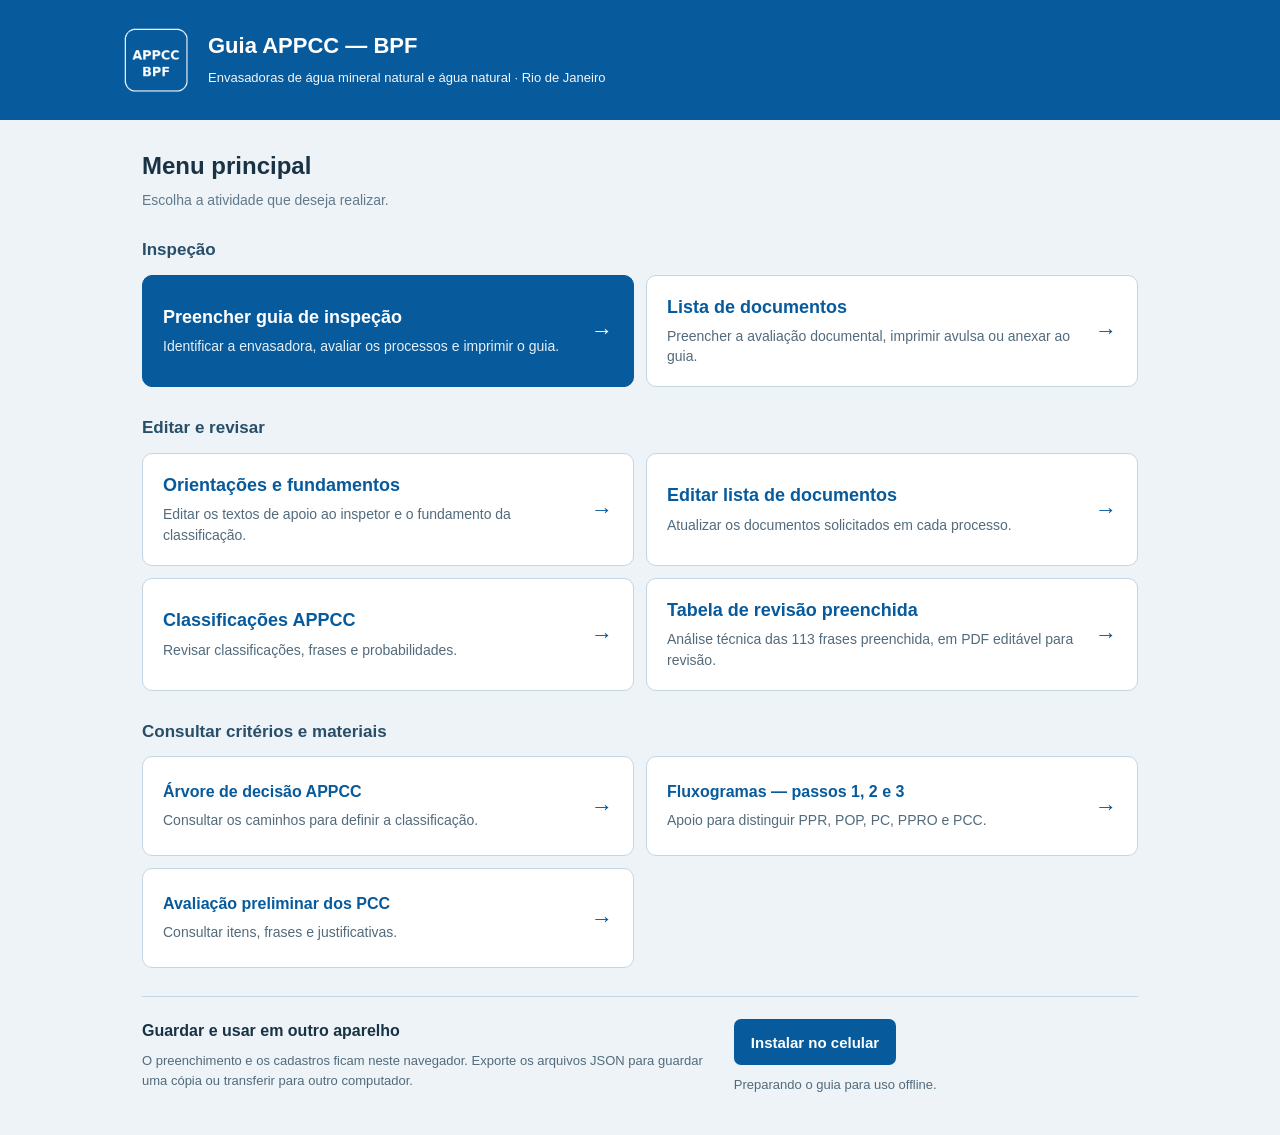
<file: index.html>
<!doctype html><html lang="pt-BR"><head><meta charset="utf-8"><meta name="viewport" content="width=device-width,initial-scale=1"><meta name="theme-color" content="#075a9c"><link rel="manifest" type="application/manifest+json" href="./manifest.webmanifest?v=1">
<script id="appcc-install">window.AppccPWA=(()=>{
'use strict';let deferred=null,busy=false,installed=false,ready=false,otherInstalled=false;
const standalone=()=>matchMedia('(display-mode: standalone)').matches||navigator.standalone===true;
const embedded=()=>/; wv\)|\bwv\b|FBAN|FBAV|Instagram|ChatGPT/i.test(navigator.userAgent||'');
const ios=()=>/iPhone|iPad|iPod/.test(navigator.userAgent||'');
function message(text){document.querySelectorAll('[data-pwa-status]').forEach(el=>el.textContent=text);}
function refresh(){document.querySelectorAll('[data-pwa-install]').forEach(el=>{el.disabled=busy;const label=el.querySelector('[data-pwa-install-label]')||el;label.textContent=busy?'Abrindo instalador…':installed?'Verificar APPCC instalado':standalone()&&!deferred?'Verificar instalação':'Instalar no celular';});}
const locate='No celular, abra Configurações → Aplicativos e procure Guia APPCC BPF. Se aparecer, toque em Abrir; isso permite localizar o aplicativo mesmo quando o ícone está oculto na tela de apps.';
const conflict='Esta é a instalação independente do Guia APPCC BPF. Se o Chrome informar “Já instalado”, confirme Guia APPCC BPF em Configurações → Aplicativos. Não apague os dados do navegador.';
async function detect(){if(!navigator.getInstalledRelatedApps)return;try{const apps=await navigator.getInstalledRelatedApps();const own=apps.some(a=>a.platform==='webapp'&&(String(a.id||'').endsWith('/guia-appcc-bpf/')||String(a.url||'').split('?')[0].endsWith('/guia-appcc-bpf/manifest.webmanifest')));otherInstalled=false;if(own){installed=true;deferred=null;}refresh();}catch(e){}}
function help(){
if(installed)message('O Chrome confirmou que Guia APPCC BPF está instalado. '+locate);
else if(ios())message('No Safari: Compartilhar → Adicionar à Tela de Início.');
else if(standalone()||embedded())message('Abra este endereço diretamente em uma aba do Chrome para instalar o Guia APPCC BPF. '+conflict+' '+locate);
else message((ready?'No Chrome, toque em ⋮ → Adicionar à tela inicial → Instalar. ':'Aguarde o preparo offline e toque novamente. ')+'Se o Chrome disser “Já instalado”, '+locate+' '+conflict);
}
async function install(){if(busy)return;if(deferred&&!installed){const event=deferred;deferred=null;busy=true;refresh();try{const result=await event.prompt();const choice=event.userChoice?await event.userChoice:result;message(choice?.outcome==='accepted'?'Instalação solicitada ao Chrome. Aguarde a confirmação; o ícone se chama Guia APPCC BPF.':'Instalação cancelada.');}catch(e){help();}finally{busy=false;refresh();}return;}await detect();help();}
window.addEventListener('beforeinstallprompt',e=>{e.preventDefault();deferred=e;installed=false;refresh();message('Instalador disponível. Toque em Instalar no celular e confirme Guia APPCC BPF, com o símbolo APPCC.');});
window.addEventListener('appinstalled',()=>{installed=true;deferred=null;refresh();message('O Chrome confirmou a instalação do Guia APPCC BPF. '+locate);});
function init(){refresh();if(deferred)message('Instalador disponível. Toque em Instalar no celular.');else if(installed)message('O Chrome reconhece o Guia APPCC BPF instalado. '+locate);else if(standalone())message('O guia está aberto em uma janela de aplicativo. Toque em Verificar instalação para identificar o Guia APPCC BPF.');else if(otherInstalled)message(conflict);else message(ready?'Guia disponível offline. Instalação ainda não confirmada; toque em Instalar no celular.':'Preparando o guia para uso offline.');}
if('serviceWorker'in navigator&&location.protocol==='https:')navigator.serviceWorker.register('./sw-appcc.js',{scope:'./',updateViaCache:'none'}).then(async r=>{await navigator.serviceWorker.ready;ready=true;init();r.update().catch(()=>{});}).catch(()=>message('Não foi possível preparar o modo offline. Mantenha a internet e atualize o guia.'));
async function start(){await detect();init();}if(document.readyState==='loading')document.addEventListener('DOMContentLoaded',start,{once:true});else start();
return{install,init,isStandalone:standalone};})();</script><link rel="apple-touch-icon" href="./icon-appcc-pcc-192.png"><meta name="apple-mobile-web-app-capable" content="yes"><meta name="apple-mobile-web-app-title" content="Guia APPCC BPF"><title>Guia APPCC BPF — menu</title><style>*{box-sizing:border-box}body{margin:0;font:16px/1.5 Arial,sans-serif;background:#edf3f7;color:#193244}header{background:#075a9c;color:white;padding:24px 20px}header>div,main{max-width:780px;margin:auto}header h1{font-size:22px;line-height:1.3;margin:0 0 7px}header p{font-size:13px;margin:0;opacity:.95}.tag{display:inline-block;border:1px solid #ffffff66;padding:2px 8px;font-size:11px;border-radius:4px;margin-top:10px}main{padding:28px 18px}h2{font-size:24px;margin:0 0 12px}p{margin:12px 0}.muted{color:#61798a;font-size:14px}.options{display:grid;gap:15px;margin:24px 0}.option{display:grid;grid-template-columns:42px 1fr 22px;gap:14px;align-items:center;min-height:112px;width:100%;padding:20px;border:1px solid #c3d7e5;border-radius:10px;background:white;color:#193244;text-decoration:none;box-shadow:0 3px 10px #14395108}.option strong{display:block;font-size:19px;color:#075a9c}.option small{display:block;font-size:14px;line-height:1.5;color:#61798a;margin-top:5px}.number{display:flex;align-items:center;justify-content:center;width:38px;height:38px;border-radius:50%;background:#e3eef6;color:#075a9c;font-size:18px;font-weight:bold}.button,button{display:inline-flex;align-items:center;justify-content:center;gap:7px;min-height:46px;padding:12px 17px;border:0;border-radius:7px;background:#075a9c;color:white;font:700 15px Arial;cursor:pointer;text-decoration:none}.secondary{background:white;border:1px solid #b2cadb;color:#075a9c}.buttons{display:flex;gap:9px;flex-wrap:wrap;margin:20px 0}a:focus-visible,button:focus-visible{outline:3px solid #e1a417;outline-offset:3px}.notice{font-size:13px;color:#6b5525;background:#fff7df;border:1px solid #e4d296;border-left:4px solid #c99829;padding:12px;border-radius:5px}.card{background:white;border:1px solid #c9d9e4;border-radius:10px;padding:20px}.status{font-size:13px;color:#526b7c}li{margin:12px 0}iframe{width:100%;height:75vh;border:1px solid #c9d9e4;border-radius:8px;background:white}footer{max-width:780px;margin:auto;padding:10px 18px 28px;color:#718795;font-size:12px}@media(max-width:650px){header{padding:18px 14px}header h1{font-size:19px}main{padding:24px 12px}h2{font-size:21px}.option{padding:16px;gap:9px;grid-template-columns:38px 1fr 18px}.option strong{font-size:17px}.option small{font-size:13px}.pdf-preview{display:none}}@media(display-mode:standalone){.install-intro{display:none}}</style><style>[hidden]{display:none!important}</style><style>button.option{text-align:left;font-family:inherit;font-weight:400;cursor:pointer}button.option small{font-weight:400}</style><style>.appcc-brand{display:flex;align-items:center;gap:16px}.appcc-symbol{width:72px;height:72px;object-fit:contain;flex:0 0 72px;border-radius:14px}.top img.appcc-symbol{width:72px;height:72px}@media(max-width:650px){.appcc-brand{gap:12px}.appcc-symbol,.top img.appcc-symbol{width:64px;height:64px;flex-basis:64px}}</style><link rel="icon" type="image/png" href="./icon-appcc-pcc-192.png?v=1"><script src="storage-separation.js?v=1" data-guide="original"></script><style>
header>div,main{max-width:1040px}main{padding:28px 22px 40px}.tag{display:none}.menu-intro{margin-bottom:26px}.menu-intro h2{margin:0}.menu-intro p{margin:6px 0}
.menu-section{margin:0 0 28px}.menu-section h3{font-size:17px;color:#284e6a;margin:0 0 12px}.menu-grid{display:grid;grid-template-columns:repeat(2,minmax(0,1fr));gap:12px}
.menu-link{display:flex;justify-content:space-between;align-items:center;gap:18px;padding:20px;border:1px solid #c5d6e3;border-radius:10px;background:white;color:#075a9c;text-decoration:none;min-height:112px;transition:background .15s,border-color .15s}.menu-link:hover{background:#f5faff;border-color:#6b9bbb}.menu-link strong{display:block;font-size:18px;line-height:1.3}.menu-link small{display:block;font-size:14px;line-height:1.45;color:#526b7c;margin-top:7px}.menu-link>span:last-child{font-size:22px;flex:none}
.menu-primary{background:#075a9c;border-color:#075a9c;color:white}.menu-primary small{color:#e5f0f8}.menu-primary:hover{background:#064e87}.menu-help{font-size:13px;color:#61798a;margin:10px 0 0}.menu-reference .menu-link{min-height:100px}.menu-reference strong{font-size:16px}
.menu-support{border-top:1px solid #c5d6e3;padding-top:22px;display:grid;grid-template-columns:1.4fr 1fr;gap:26px}.menu-support h3{font-size:16px;margin:0 0 8px}.menu-support p{font-size:13px;line-height:1.5;color:#526b7c;margin:0}.menu-install .status{margin-top:10px}
@media(max-width:650px){main{padding:22px 14px}.menu-grid,.menu-support{grid-template-columns:1fr}.menu-link{padding:17px;min-height:98px}.menu-link strong{font-size:17px}.menu-section{margin-bottom:24px}}
</style></head><body><header><div class="appcc-brand"><img class="appcc-symbol" src="./icon-appcc-pcc-192.png?v=1" alt="Símbolo APPCC" width="72" height="72"><div><h1>Guia APPCC — BPF</h1><p>Envasadoras de água mineral natural e água natural · Rio de Janeiro</p><span class="tag">CRITICIDADE × PROBABILIDADE</span></div></div></header><main>
<div class="menu-intro"><h2>Menu principal</h2><p class="muted">Escolha a atividade que deseja realizar.</p></div>
<section class="menu-section" aria-labelledby="inspection-heading"><h3 id="inspection-heading">Inspeção</h3><div class="menu-grid">
<a class="menu-link menu-primary" href="./html.appcc.pdf.html?v=menu-20261101"><span><strong>Preencher guia de inspeção</strong><small>Identificar a envasadora, avaliar os processos e imprimir o guia.</small></span><span aria-hidden="true">→</span></a>
<a class="menu-link" href="./documentos.html"><span><strong>Lista de documentos</strong><small>Preencher a avaliação documental, imprimir avulsa ou anexar ao guia.</small></span><span aria-hidden="true">→</span></a>

</div></section>
<section class="menu-section" aria-labelledby="edit-heading"><h3 id="edit-heading">Editar e revisar</h3><div class="menu-grid">
<a class="menu-link" href="./orientacoes-inspetores.html?v=orientacoes-editor-20261026"><span><strong>Orientações e fundamentos</strong><small>Editar os textos de apoio ao inspetor e o fundamento da classificação.</small></span><span aria-hidden="true">→</span></a>
<a class="menu-link" href="./documentos.html?editar=1"><span><strong>Editar lista de documentos</strong><small>Atualizar os documentos solicitados em cada processo.</small></span><span aria-hidden="true">→</span></a>
<a class="menu-link" href="https://wernermoura2-web.github.io/revisao-appcc-configuracao/index.html"><span><strong>Classificações APPCC</strong><small>Revisar classificações, frases e probabilidades.</small></span><span aria-hidden="true">→</span></a>
<a class="menu-link" href="./Tabela_Revisao_APPCC_IA_Probabilidade_Editavel.pdf?v=laudos-cq05-tres-frases-20261102"><span><strong>Tabela de revisão preenchida</strong><small>Análise técnica das 113 frases preenchida, em PDF editável para revisão.</small></span><span aria-hidden="true">→</span></a>
</div></section>
<section class="menu-section" aria-labelledby="reference-heading"><h3 id="reference-heading">Consultar critérios e materiais</h3><div class="menu-grid menu-reference">

<a class="menu-link" href="./Arvore_Decisao_APPCC.pdf"><span><strong>Árvore de decisão APPCC</strong><small>Consultar os caminhos para definir a classificação.</small></span><span aria-hidden="true">→</span></a>
<a class="menu-link" href="./APPCC_Fluxogramas_Passos_1_2_3.pdf?v=ppro-separado"><span><strong>Fluxogramas — passos 1, 2 e 3</strong><small>Apoio para distinguir PPR, POP, PC, PPRO e PCC.</small></span><span aria-hidden="true">→</span></a>
<a class="menu-link" href="./Avaliacao_Preliminar_PCC_Guia_Estadual.pdf?v=laudos-cq05-tres-frases-20261102"><span><strong>Avaliação preliminar dos PCC</strong><small>Consultar itens, frases e justificativas.</small></span><span aria-hidden="true">→</span></a>
</div></section>
<section class="menu-support"><div><h3>Guardar e usar em outro aparelho</h3><p>O preenchimento e os cadastros ficam neste navegador. Exporte os arquivos JSON para guardar uma cópia ou transferir para outro computador.</p></div><div class="menu-install"><button type="button" id="menu-install" data-pwa-install onclick="window.AppccPWA.install()"><span data-pwa-install-label>Instalar no celular</span></button><p id="appStatus" data-pwa-status class="status" role="status">Preparando o acesso offline…</p></div></section>
</main><script>

function installApp(){return window.AppccPWA.install();}
window.AppccPWA.init();</script></body></html>
</file>
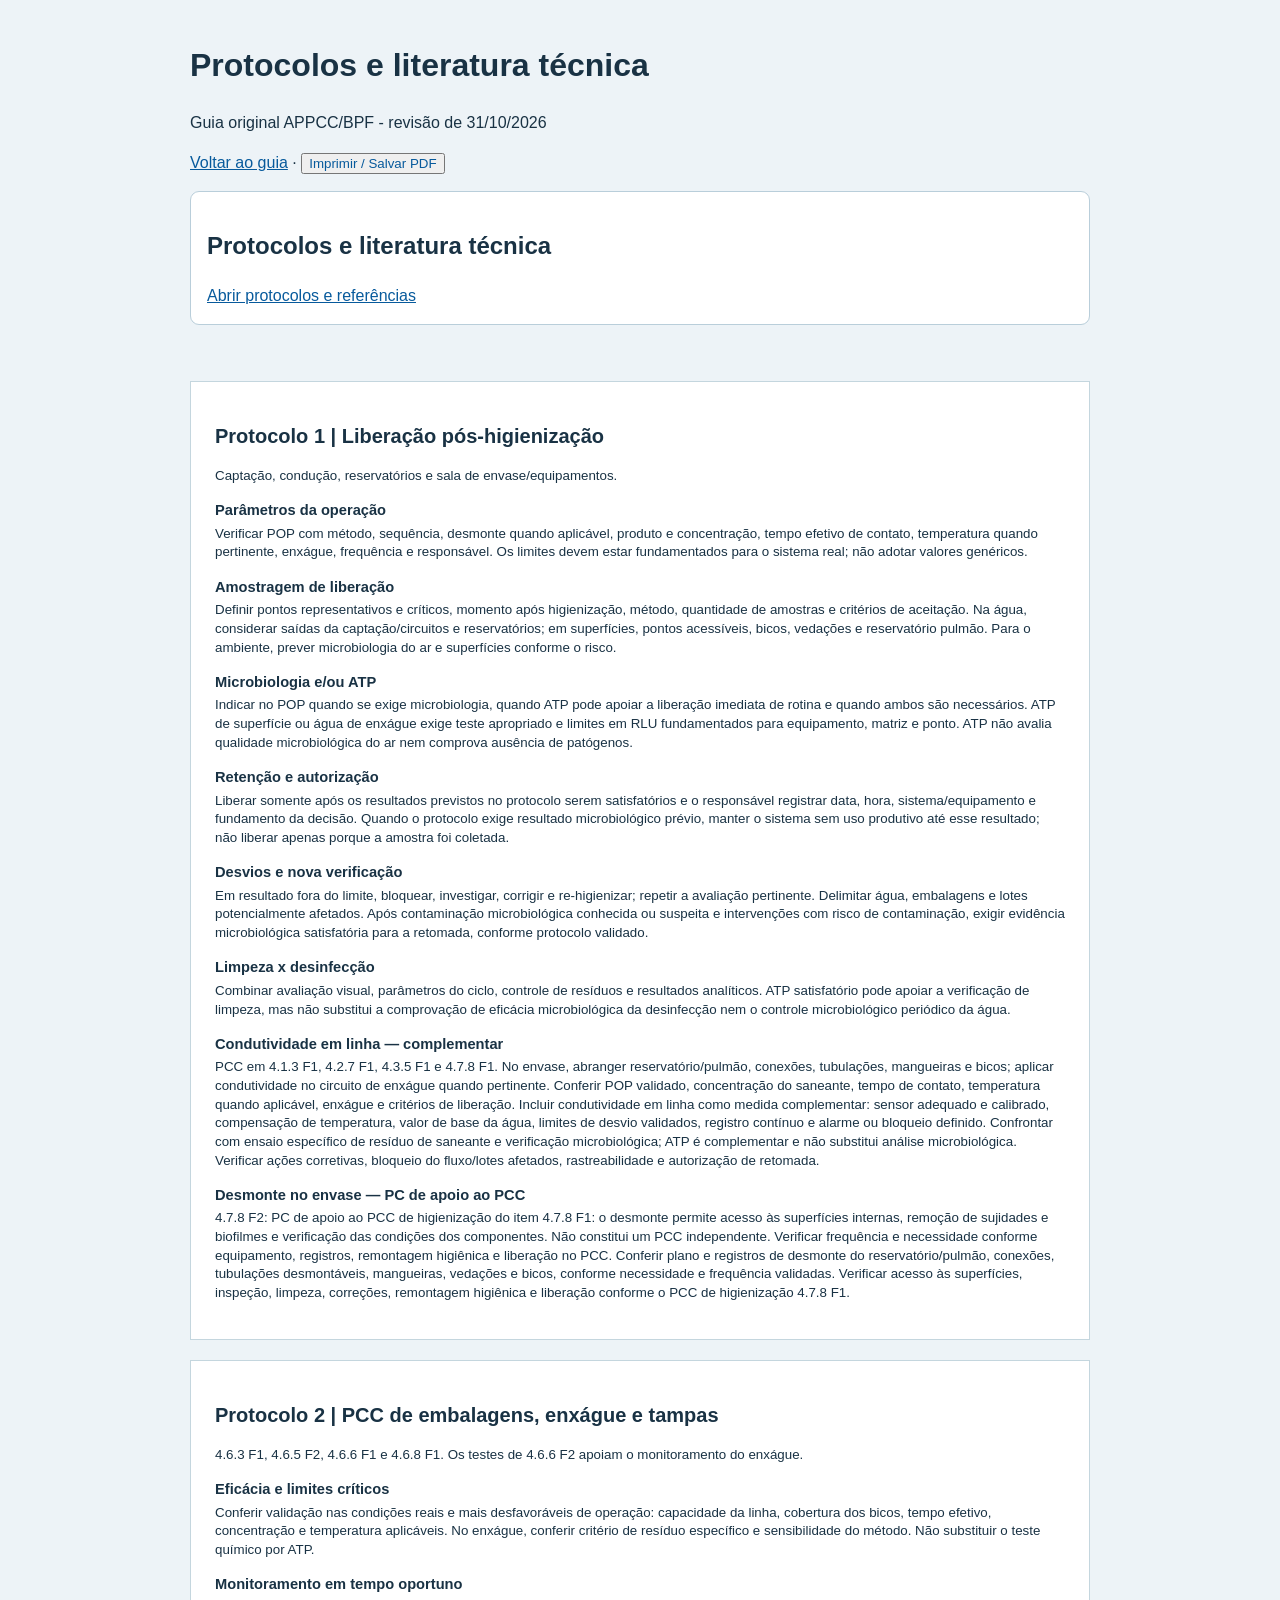
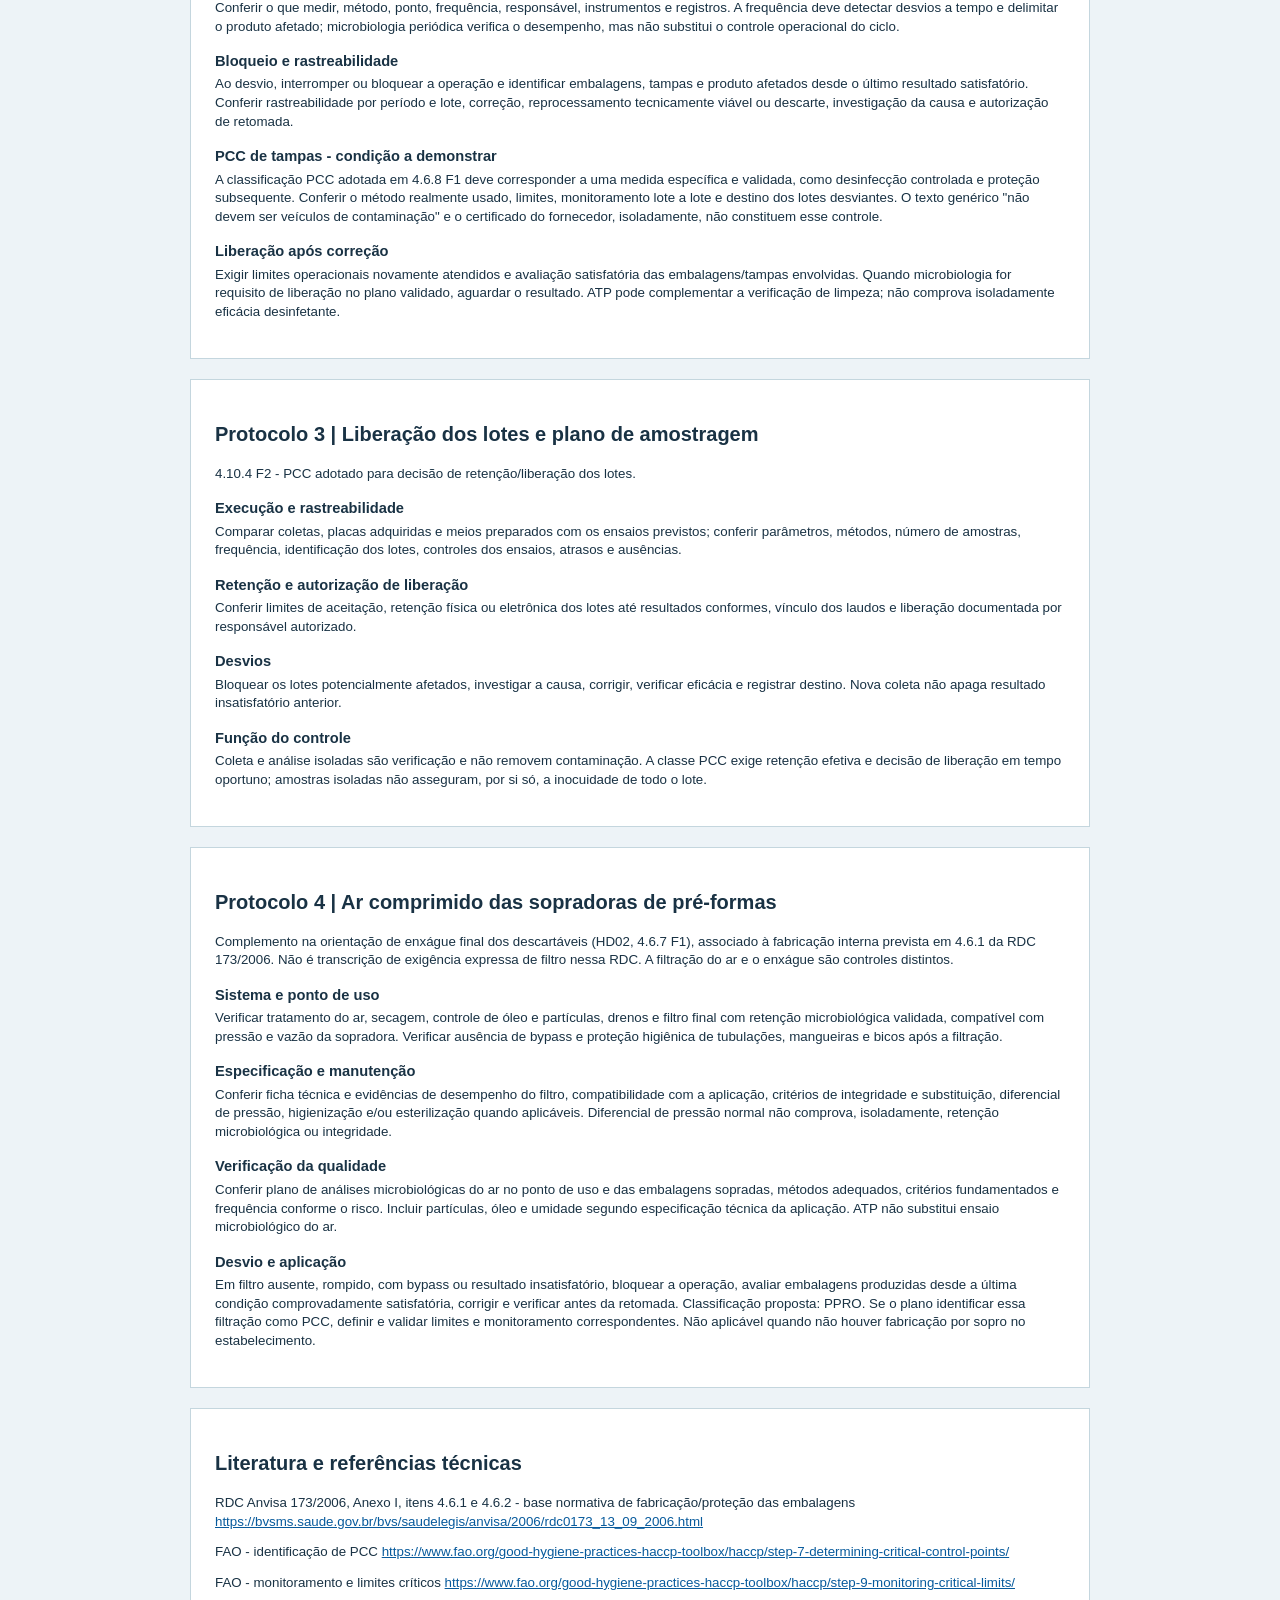
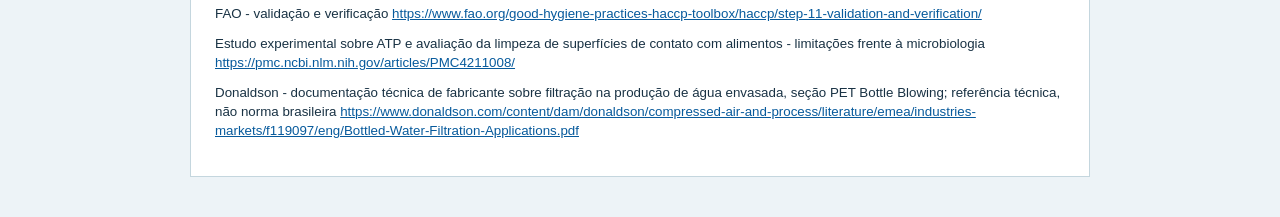
<file: appcc-literatura.html>
<!doctype html><html lang="pt-BR"><head><meta charset="utf-8"><meta name="viewport" content="width=device-width,initial-scale=1"><title>Protocolos e literatura - Guia APPCC BPF</title><script src="appcc-literature-data.js?v=pcc-higienizacao-condutividade-20261102" defer></script><script src="appcc-literature.js?v=protocolos-20261031" defer></script><style>body{margin:0;background:#edf3f7;font:16px/1.5 Arial;color:#193244}main{max-width:900px;margin:auto;padding:20px}button,a{color:#075a9c}#appcc-literature-print{display:block!important;max-width:900px;margin:auto;padding:20px}.appcc-protocol-page{background:white;padding:24px;margin-bottom:20px;border:1px solid #c4d6de}@media print{main,.appcc-literature-screen{display:none!important}#appcc-literature-print{padding:0!important;margin:0!important}.appcc-protocol-page{border:0;margin:0}}</style></head><body><main><h1>Protocolos e literatura técnica</h1><p>Guia original APPCC/BPF - revisão de 31/10/2026</p><a href="index.html">Voltar ao guia</a> · <button onclick="print()">Imprimir / Salvar PDF</button></main></body></html>
</file>
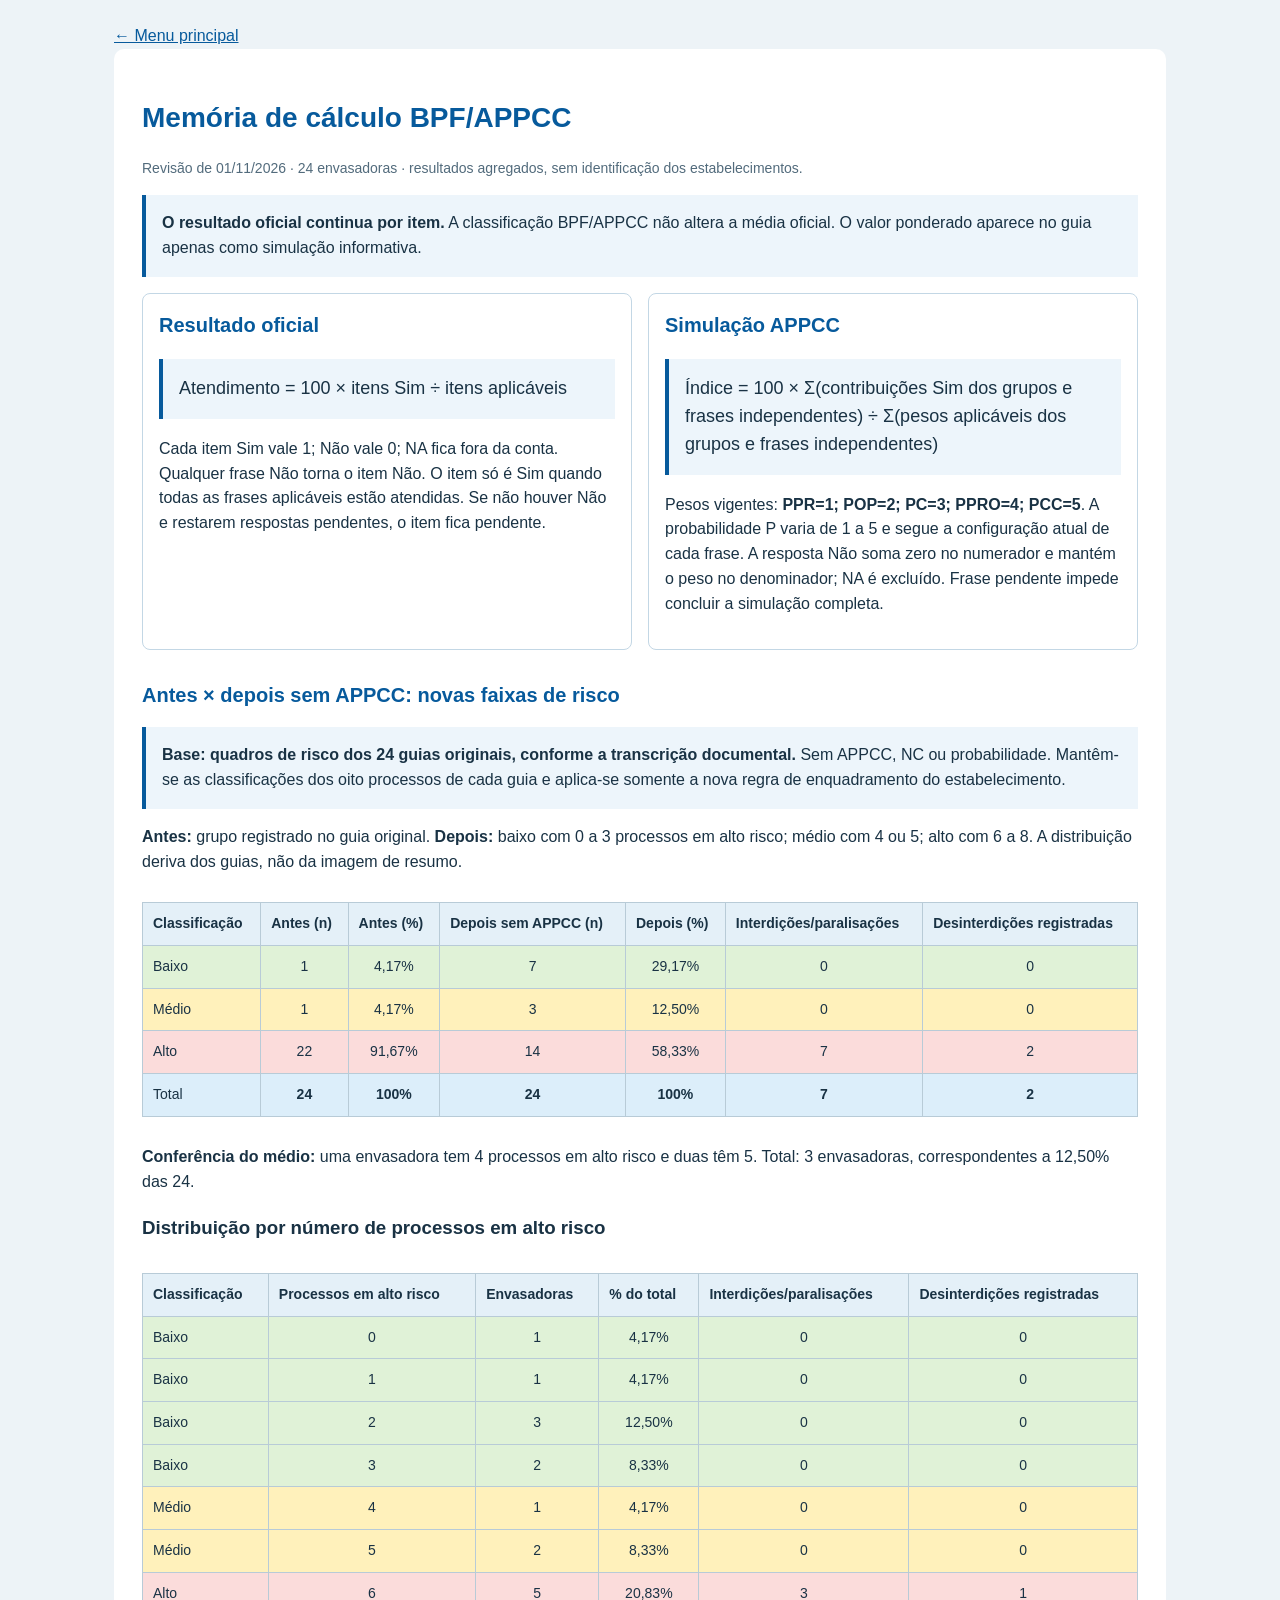
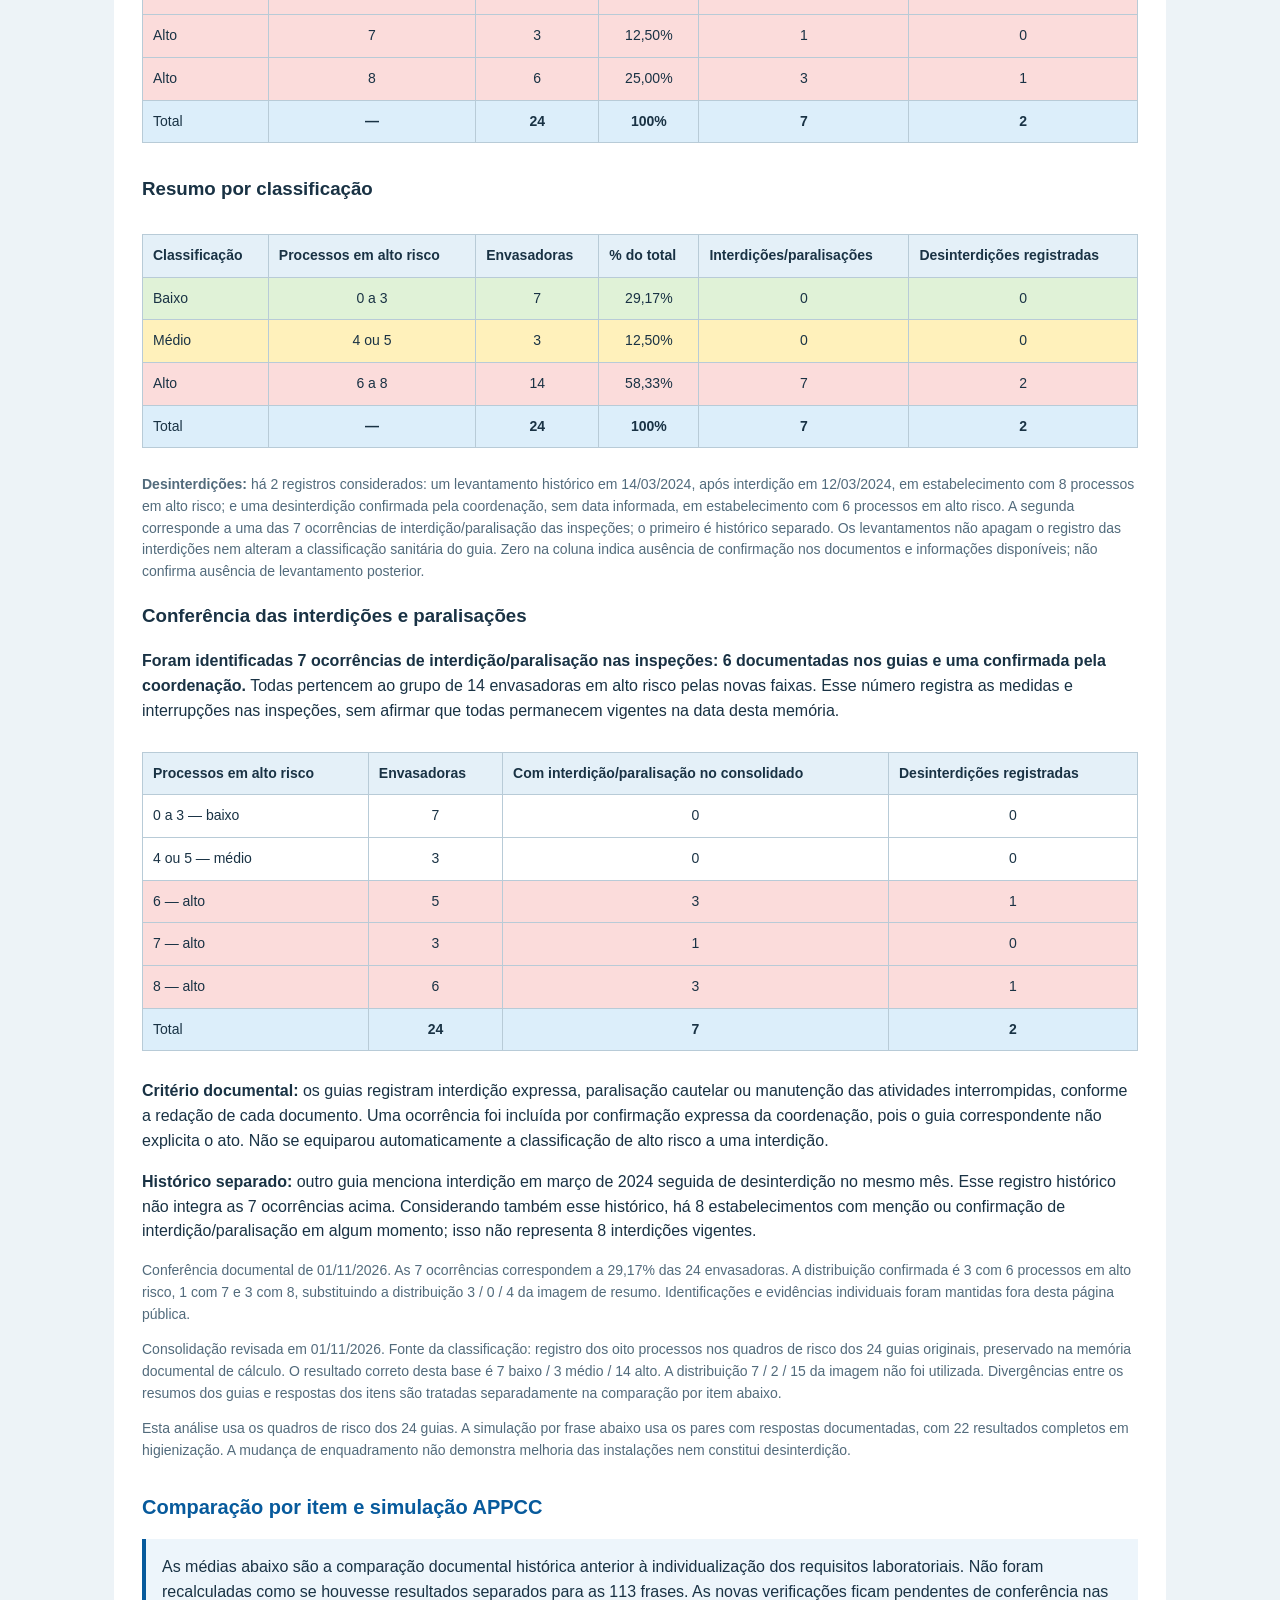
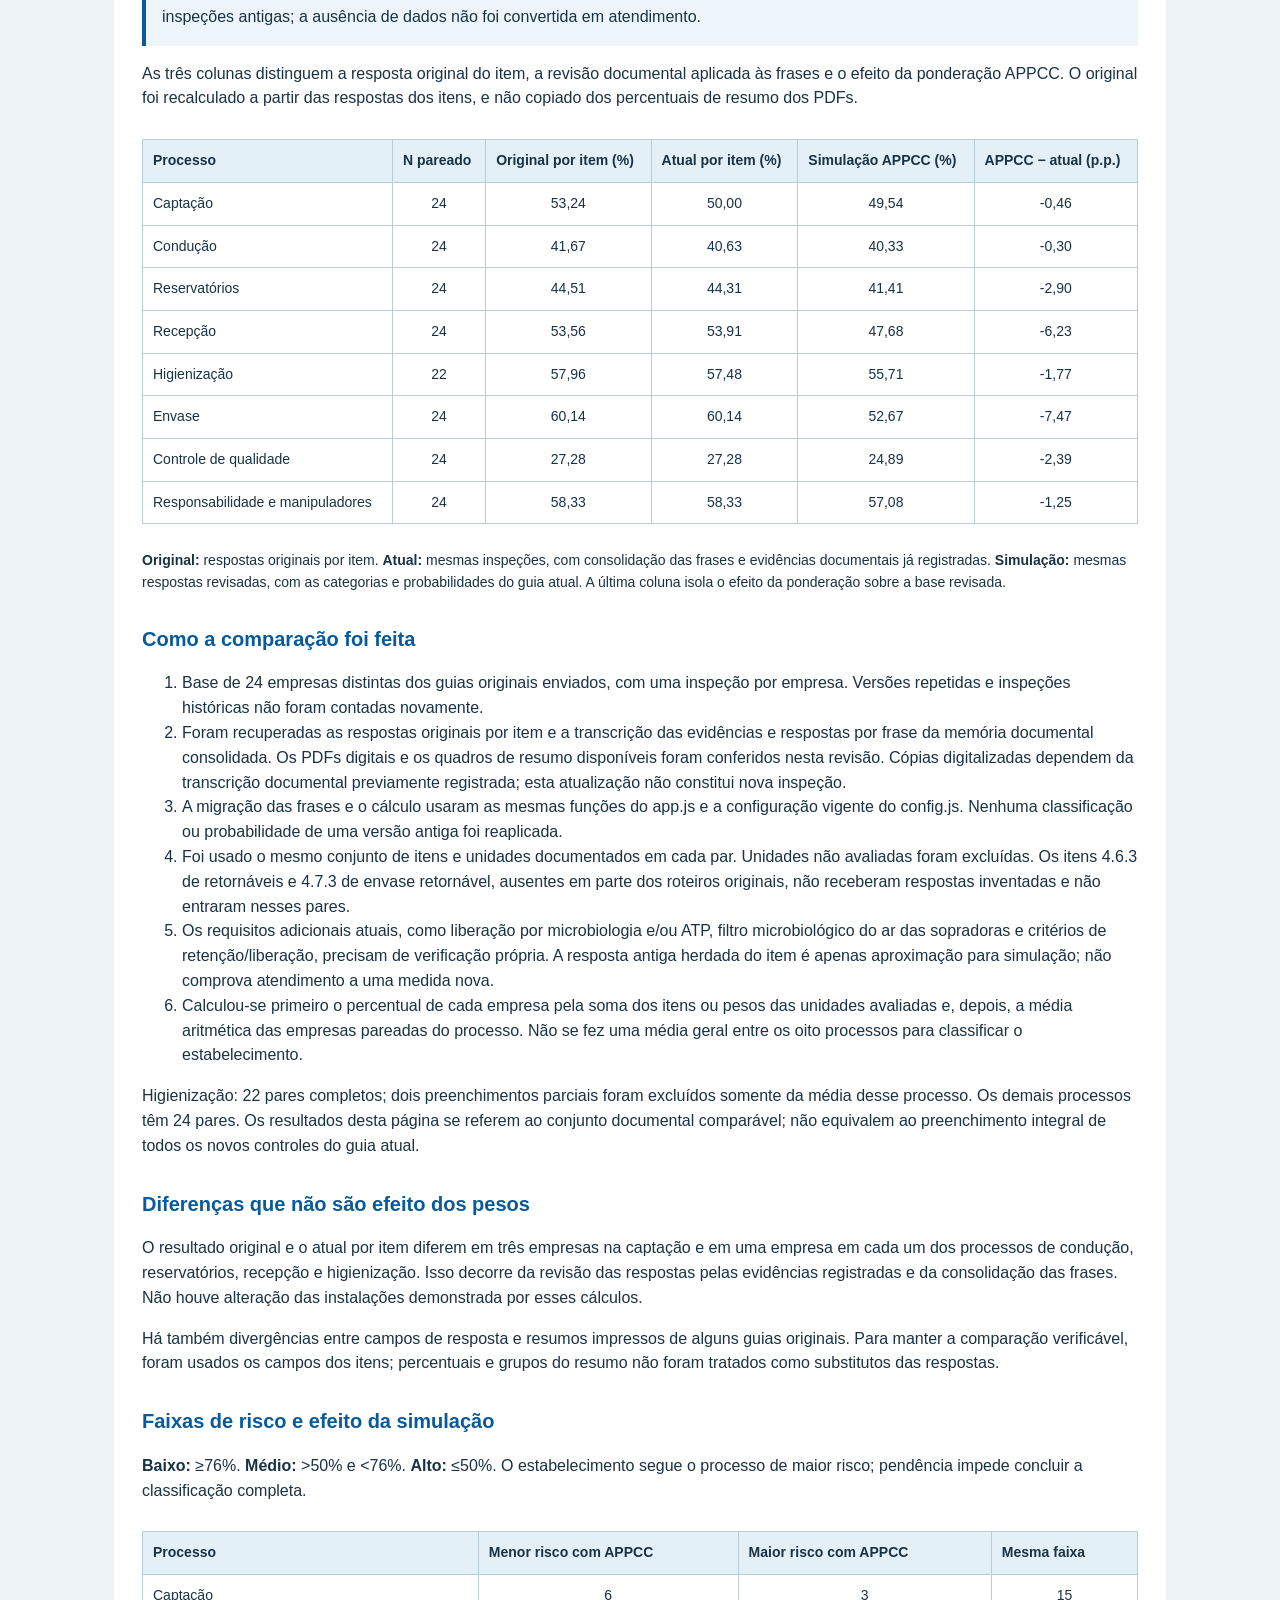
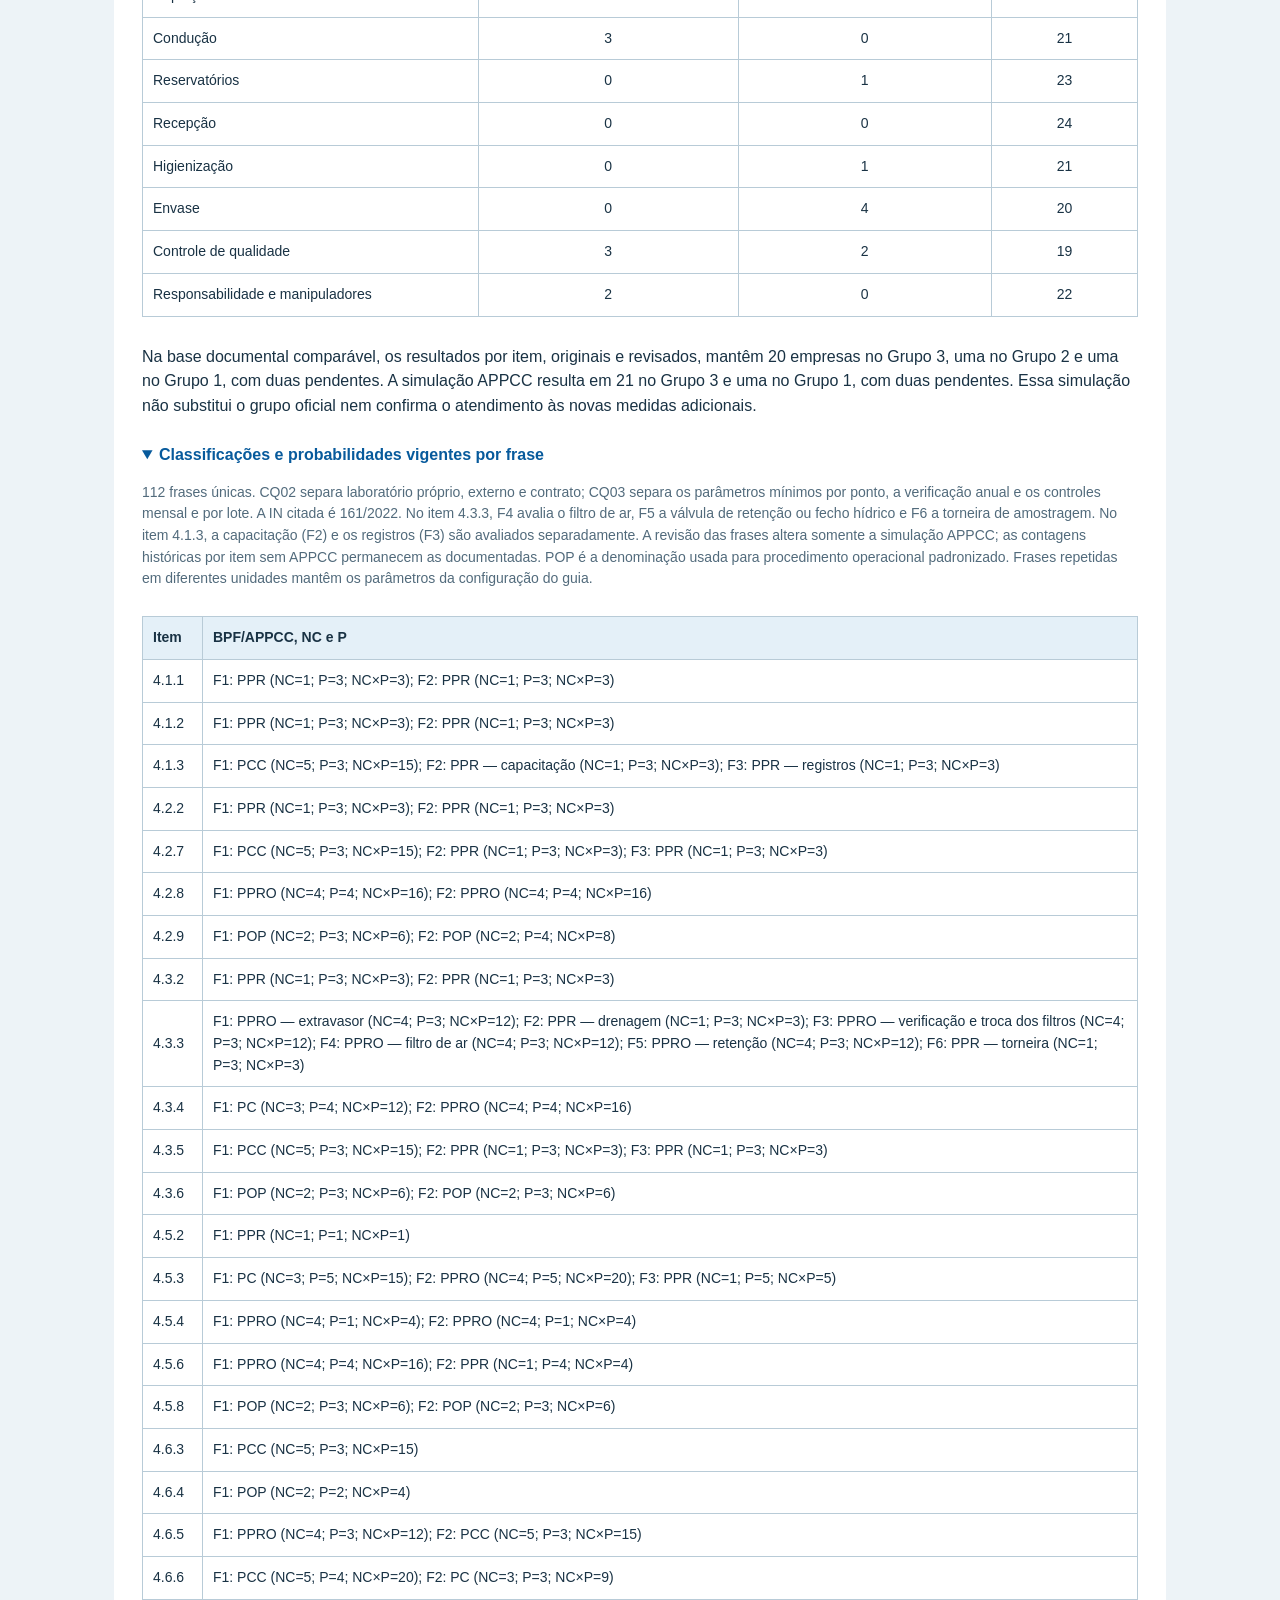
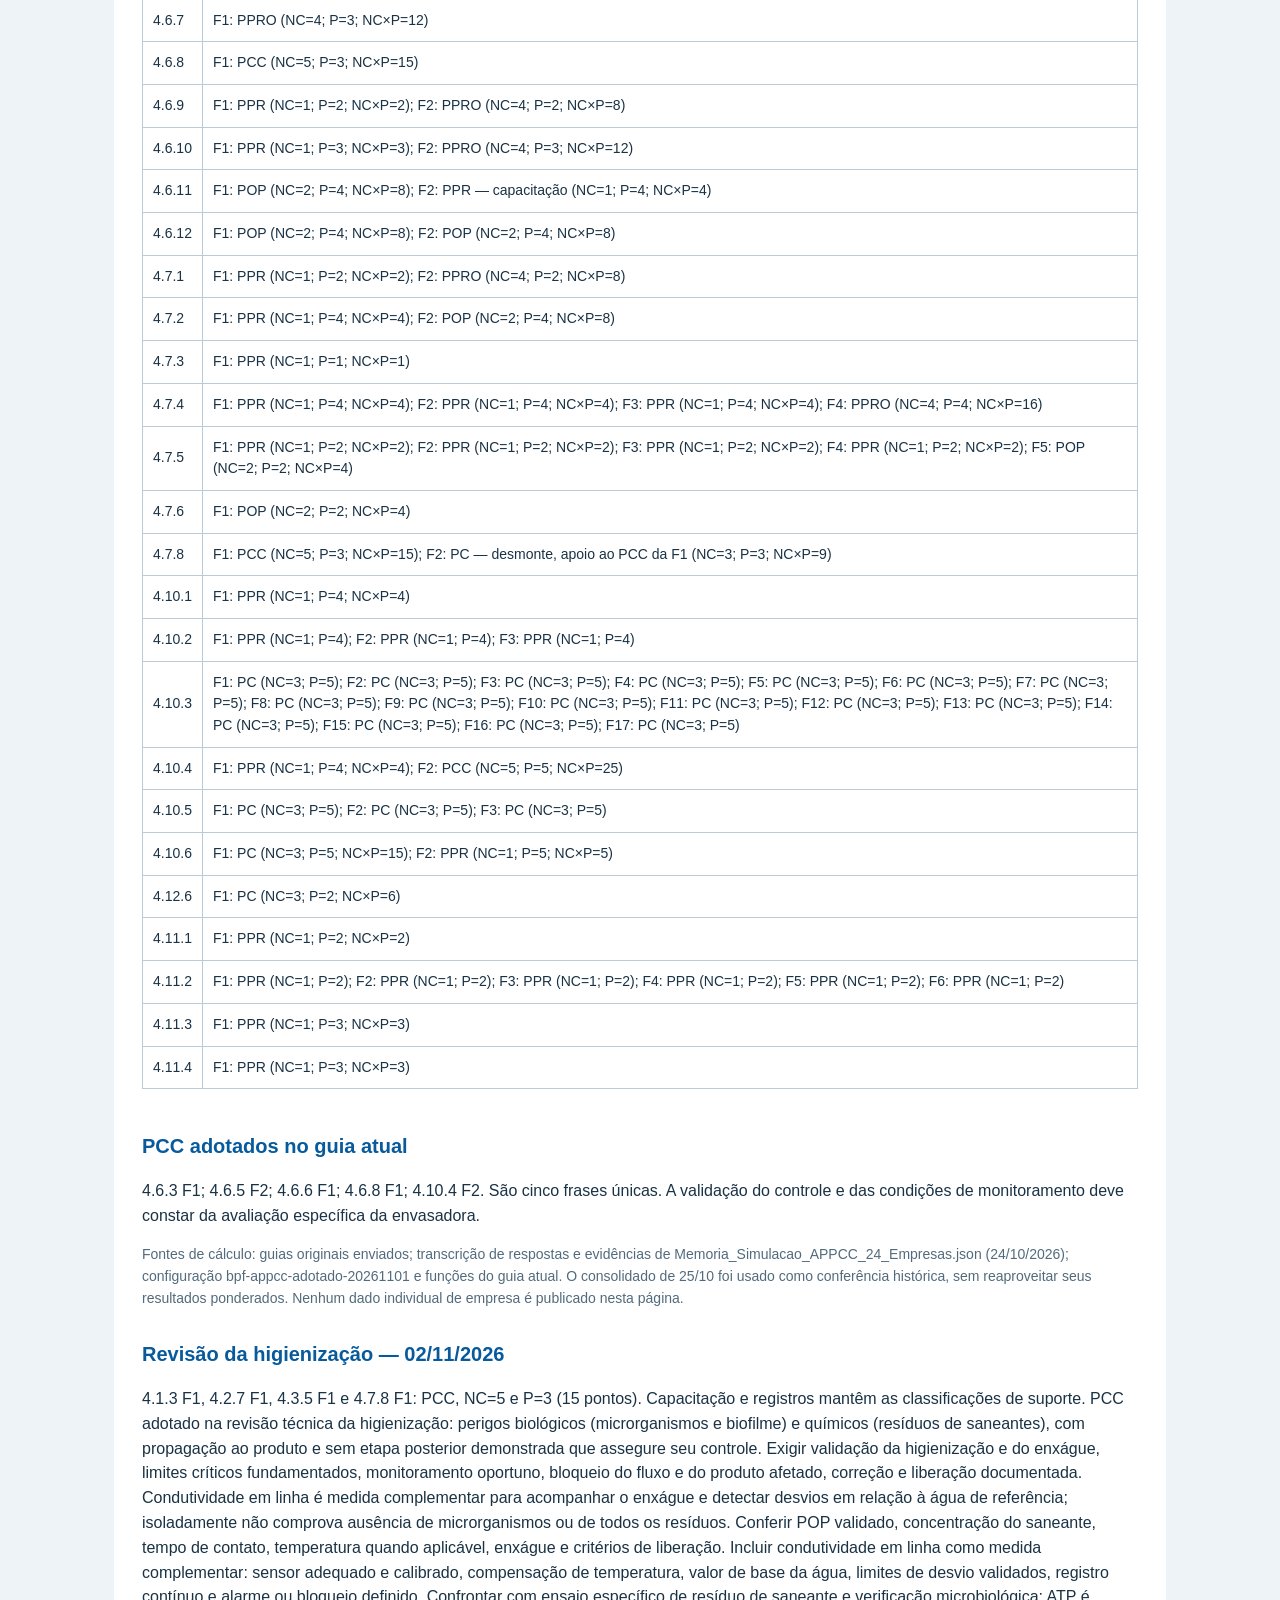
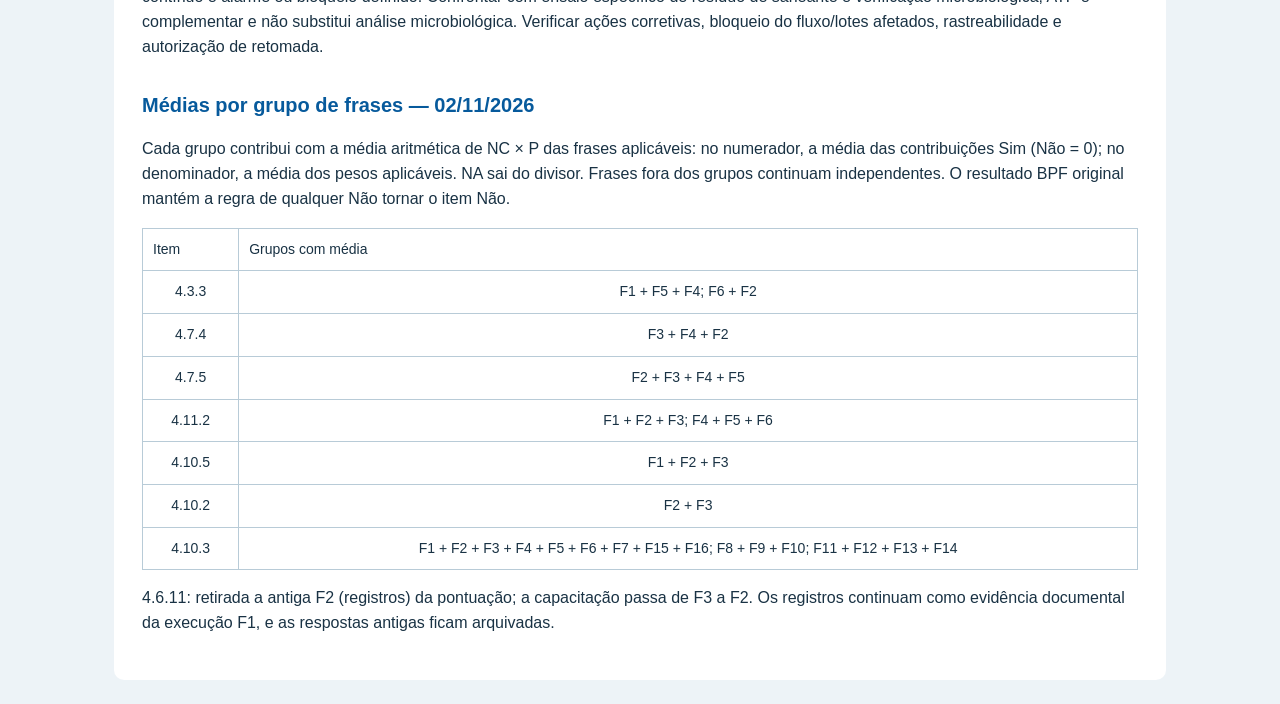
<file: calculo-atual.html>
<!doctype html><html lang="pt-BR"><head><meta charset="utf-8"><meta name="viewport" content="width=device-width,initial-scale=1"><title>Memória de cálculo BPF/APPCC — 02/11/2026</title><style>*{box-sizing:border-box}body{font:16px/1.55 Arial,sans-serif;max-width:1100px;margin:auto;padding:24px;color:#193244;background:#edf3f7}main{background:white;padding:28px;border-radius:10px}h1,h2{color:#075a9c}h1{font-size:28px}h2{font-size:20px;margin-top:30px}.scroll{overflow-x:auto}table{border-collapse:collapse;width:100%;font-size:14px;margin:12px 0}th,td{padding:10px;border:1px solid #b8cbd7;text-align:left}thead th{background:#e4f0f8}tbody th{font-weight:400}td{text-align:center}.classes td{text-align:left}.formula,.notice{background:#edf5fb;padding:16px;border-left:4px solid #075a9c}.formula{font-size:18px}a{color:#075a9c}.muted{color:#526b7c;font-size:14px}.legend{font-size:14px}.cards{display:grid;grid-template-columns:1fr 1fr;gap:16px}.cards>div{padding:16px;border:1px solid #c3d7e5;border-radius:8px}.cards h2{margin-top:0}summary{cursor:pointer;color:#075a9c;font-weight:bold;margin:24px 0 12px}@media(max-width:650px){body{padding:12px}main{padding:18px}.cards{grid-template-columns:1fr}h1{font-size:24px}}@media print{body{background:white;padding:0}nav{display:none}main{padding:0}details{display:block}.scroll{overflow:visible}table{font-size:10px}th,td{padding:5px}tr{break-inside:avoid}}.band-low{background:#e0f2d7}.band-medium{background:#fff1bb}.band-high{background:#fbdcdb}.band-total{background:#dceefa;font-weight:bold}</style></head><body><nav><a href="index.html">← Menu principal</a></nav><main><h1>Memória de cálculo BPF/APPCC</h1><p class="muted">Revisão de 01/11/2026 · 24 envasadoras · resultados agregados, sem identificação dos estabelecimentos.</p><p class="notice"><strong>O resultado oficial continua por item.</strong> A classificação BPF/APPCC não altera a média oficial. O valor ponderado aparece no guia apenas como simulação informativa.</p>
<div class="cards"><div><h2>Resultado oficial</h2><p class="formula">Atendimento = 100 × itens Sim ÷ itens aplicáveis</p><p>Cada item Sim vale 1; Não vale 0; NA fica fora da conta. Qualquer frase Não torna o item Não. O item só é Sim quando todas as frases aplicáveis estão atendidas. Se não houver Não e restarem respostas pendentes, o item fica pendente.</p></div><div><h2>Simulação APPCC</h2><p class="formula">Índice = 100 × Σ(contribuições Sim dos grupos e frases independentes) ÷ Σ(pesos aplicáveis dos grupos e frases independentes)</p><p>Pesos vigentes: <strong>PPR=1; POP=2; PC=3; PPRO=4; PCC=5</strong>. A probabilidade P varia de 1 a 5 e segue a configuração atual de cada frase. A resposta Não soma zero no numerador e mantém o peso no denominador; NA é excluído. Frase pendente impede concluir a simulação completa.</p></div></div>
<section id="comparacao-sem-appcc"><h2>Antes × depois sem APPCC: novas faixas de risco</h2><p class="notice"><strong>Base: quadros de risco dos 24 guias originais, conforme a transcrição documental.</strong> Sem APPCC, NC ou probabilidade. Mantêm-se as classificações dos oito processos de cada guia e aplica-se somente a nova regra de enquadramento do estabelecimento.</p><p><strong>Antes:</strong> grupo registrado no guia original. <strong>Depois:</strong> baixo com 0 a 3 processos em alto risco; médio com 4 ou 5; alto com 6 a 8. A distribuição deriva dos guias, não da imagem de resumo.</p><div class="scroll"><table><thead><tr><th>Classificação</th><th>Antes (n)</th><th>Antes (%)</th><th>Depois sem APPCC (n)</th><th>Depois (%)</th><th>Interdições/paralisações</th><th>Desinterdições registradas</th></tr></thead><tbody><tr class="band-low"><th>Baixo</th><td>1</td><td>4,17%</td><td>7</td><td>29,17%</td><td>0</td><td>0</td></tr><tr class="band-medium"><th>Médio</th><td>1</td><td>4,17%</td><td>3</td><td>12,50%</td><td>0</td><td>0</td></tr><tr class="band-high"><th>Alto</th><td>22</td><td>91,67%</td><td>14</td><td>58,33%</td><td>7</td><td>2</td></tr><tr class="band-total"><th>Total</th><td>24</td><td>100%</td><td>24</td><td>100%</td><td>7</td><td>2</td></tr></tbody></table></div><p><strong>Conferência do médio:</strong> uma envasadora tem 4 processos em alto risco e duas têm 5. Total: 3 envasadoras, correspondentes a 12,50% das 24.</p><h3>Distribuição por número de processos em alto risco</h3><div class="scroll"><table><thead><tr><th>Classificação</th><th>Processos em alto risco</th><th>Envasadoras</th><th>% do total</th><th>Interdições/paralisações</th><th>Desinterdições registradas</th></tr></thead><tbody><tr class="band-low"><th>Baixo</th><td>0</td><td>1</td><td>4,17%</td><td>0</td><td>0</td></tr><tr class="band-low"><th>Baixo</th><td>1</td><td>1</td><td>4,17%</td><td>0</td><td>0</td></tr><tr class="band-low"><th>Baixo</th><td>2</td><td>3</td><td>12,50%</td><td>0</td><td>0</td></tr><tr class="band-low"><th>Baixo</th><td>3</td><td>2</td><td>8,33%</td><td>0</td><td>0</td></tr><tr class="band-medium"><th>Médio</th><td>4</td><td>1</td><td>4,17%</td><td>0</td><td>0</td></tr><tr class="band-medium"><th>Médio</th><td>5</td><td>2</td><td>8,33%</td><td>0</td><td>0</td></tr><tr class="band-high"><th>Alto</th><td>6</td><td>5</td><td>20,83%</td><td>3</td><td>1</td></tr><tr class="band-high"><th>Alto</th><td>7</td><td>3</td><td>12,50%</td><td>1</td><td>0</td></tr><tr class="band-high"><th>Alto</th><td>8</td><td>6</td><td>25,00%</td><td>3</td><td>1</td></tr><tr class="band-total"><th>Total</th><td>—</td><td>24</td><td>100%</td><td>7</td><td>2</td></tr></tbody></table></div><h3>Resumo por classificação</h3><div class="scroll"><table><thead><tr><th>Classificação</th><th>Processos em alto risco</th><th>Envasadoras</th><th>% do total</th><th>Interdições/paralisações</th><th>Desinterdições registradas</th></tr></thead><tbody><tr class="band-low"><th>Baixo</th><td>0 a 3</td><td>7</td><td>29,17%</td><td>0</td><td>0</td></tr><tr class="band-medium"><th>Médio</th><td>4 ou 5</td><td>3</td><td>12,50%</td><td>0</td><td>0</td></tr><tr class="band-high"><th>Alto</th><td>6 a 8</td><td>14</td><td>58,33%</td><td>7</td><td>2</td></tr><tr class="band-total"><th>Total</th><td>—</td><td>24</td><td>100%</td><td>7</td><td>2</td></tr></tbody></table></div><p class="muted"><strong>Desinterdições:</strong> há 2 registros considerados: um levantamento histórico em 14/03/2024, após interdição em 12/03/2024, em estabelecimento com 8 processos em alto risco; e uma desinterdição confirmada pela coordenação, sem data informada, em estabelecimento com 6 processos em alto risco. A segunda corresponde a uma das 7 ocorrências de interdição/paralisação das inspeções; o primeiro é histórico separado. Os levantamentos não apagam o registro das interdições nem alteram a classificação sanitária do guia. Zero na coluna indica ausência de confirmação nos documentos e informações disponíveis; não confirma ausência de levantamento posterior.</p><h3>Conferência das interdições e paralisações</h3><p><strong>Foram identificadas 7 ocorrências de interdição/paralisação nas inspeções: 6 documentadas nos guias e uma confirmada pela coordenação.</strong> Todas pertencem ao grupo de 14 envasadoras em alto risco pelas novas faixas. Esse número registra as medidas e interrupções nas inspeções, sem afirmar que todas permanecem vigentes na data desta memória.</p><div class="scroll"><table><thead><tr><th>Processos em alto risco</th><th>Envasadoras</th><th>Com interdição/paralisação no consolidado</th><th>Desinterdições registradas</th></tr></thead><tbody><tr><th>0 a 3 — baixo</th><td>7</td><td>0</td><td>0</td></tr><tr><th>4 ou 5 — médio</th><td>3</td><td>0</td><td>0</td></tr><tr class="band-high"><th>6 — alto</th><td>5</td><td>3</td><td>1</td></tr><tr class="band-high"><th>7 — alto</th><td>3</td><td>1</td><td>0</td></tr><tr class="band-high"><th>8 — alto</th><td>6</td><td>3</td><td>1</td></tr><tr class="band-total"><th>Total</th><td>24</td><td>7</td><td>2</td></tr></tbody></table></div><p><strong>Critério documental:</strong> os guias registram interdição expressa, paralisação cautelar ou manutenção das atividades interrompidas, conforme a redação de cada documento. Uma ocorrência foi incluída por confirmação expressa da coordenação, pois o guia correspondente não explicita o ato. Não se equiparou automaticamente a classificação de alto risco a uma interdição.</p><p><strong>Histórico separado:</strong> outro guia menciona interdição em março de 2024 seguida de desinterdição no mesmo mês. Esse registro histórico não integra as 7 ocorrências acima. Considerando também esse histórico, há 8 estabelecimentos com menção ou confirmação de interdição/paralisação em algum momento; isso não representa 8 interdições vigentes.</p><p class="muted">Conferência documental de 01/11/2026. As 7 ocorrências correspondem a 29,17% das 24 envasadoras. A distribuição confirmada é 3 com 6 processos em alto risco, 1 com 7 e 3 com 8, substituindo a distribuição 3 / 0 / 4 da imagem de resumo. Identificações e evidências individuais foram mantidas fora desta página pública.</p><p class="muted">Consolidação revisada em 01/11/2026. Fonte da classificação: registro dos oito processos nos quadros de risco dos 24 guias originais, preservado na memória documental de cálculo. O resultado correto desta base é 7 baixo / 3 médio / 14 alto. A distribuição 7 / 2 / 15 da imagem não foi utilizada. Divergências entre os resumos dos guias e respostas dos itens são tratadas separadamente na comparação por item abaixo.</p><p class="muted">Esta análise usa os quadros de risco dos 24 guias. A simulação por frase abaixo usa os pares com respostas documentadas, com 22 resultados completos em higienização. A mudança de enquadramento não demonstra melhoria das instalações nem constitui desinterdição.</p></section><h2>Comparação por item e simulação APPCC</h2><p class="notice">As médias abaixo são a comparação documental histórica anterior à individualização dos requisitos laboratoriais. Não foram recalculadas como se houvesse resultados separados para as 113 frases. As novas verificações ficam pendentes de conferência nas inspeções antigas; a ausência de dados não foi convertida em atendimento.</p><p>As três colunas distinguem a resposta original do item, a revisão documental aplicada às frases e o efeito da ponderação APPCC. O original foi recalculado a partir das respostas dos itens, e não copiado dos percentuais de resumo dos PDFs.</p><div class="scroll"><table><thead><tr><th>Processo</th><th>N pareado</th><th>Original por item (%)</th><th>Atual por item (%)</th><th>Simulação APPCC (%)</th><th>APPCC − atual (p.p.)</th></tr></thead><tbody><tr><th>Captação</th><td>24</td><td>53,24</td><td>50,00</td><td>49,54</td><td>-0,46</td></tr><tr><th>Condução</th><td>24</td><td>41,67</td><td>40,63</td><td>40,33</td><td>-0,30</td></tr><tr><th>Reservatórios</th><td>24</td><td>44,51</td><td>44,31</td><td>41,41</td><td>-2,90</td></tr><tr><th>Recepção</th><td>24</td><td>53,56</td><td>53,91</td><td>47,68</td><td>-6,23</td></tr><tr><th>Higienização</th><td>22</td><td>57,96</td><td>57,48</td><td>55,71</td><td>-1,77</td></tr><tr><th>Envase</th><td>24</td><td>60,14</td><td>60,14</td><td>52,67</td><td>-7,47</td></tr><tr><th>Controle de qualidade</th><td>24</td><td>27,28</td><td>27,28</td><td>24,89</td><td>-2,39</td></tr><tr><th>Responsabilidade e manipuladores</th><td>24</td><td>58,33</td><td>58,33</td><td>57,08</td><td>-1,25</td></tr></tbody></table></div><p class="legend"><strong>Original:</strong> respostas originais por item. <strong>Atual:</strong> mesmas inspeções, com consolidação das frases e evidências documentais já registradas. <strong>Simulação:</strong> mesmas respostas revisadas, com as categorias e probabilidades do guia atual. A última coluna isola o efeito da ponderação sobre a base revisada.</p>
<h2>Como a comparação foi feita</h2><ol><li>Base de 24 empresas distintas dos guias originais enviados, com uma inspeção por empresa. Versões repetidas e inspeções históricas não foram contadas novamente.</li><li>Foram recuperadas as respostas originais por item e a transcrição das evidências e respostas por frase da memória documental consolidada. Os PDFs digitais e os quadros de resumo disponíveis foram conferidos nesta revisão. Cópias digitalizadas dependem da transcrição documental previamente registrada; esta atualização não constitui nova inspeção.</li><li>A migração das frases e o cálculo usaram as mesmas funções do app.js e a configuração vigente do config.js. Nenhuma classificação ou probabilidade de uma versão antiga foi reaplicada.</li><li>Foi usado o mesmo conjunto de itens e unidades documentados em cada par. Unidades não avaliadas foram excluídas. Os itens 4.6.3 de retornáveis e 4.7.3 de envase retornável, ausentes em parte dos roteiros originais, não receberam respostas inventadas e não entraram nesses pares.</li><li>Os requisitos adicionais atuais, como liberação por microbiologia e/ou ATP, filtro microbiológico do ar das sopradoras e critérios de retenção/liberação, precisam de verificação própria. A resposta antiga herdada do item é apenas aproximação para simulação; não comprova atendimento a uma medida nova.</li><li>Calculou-se primeiro o percentual de cada empresa pela soma dos itens ou pesos das unidades avaliadas e, depois, a média aritmética das empresas pareadas do processo. Não se fez uma média geral entre os oito processos para classificar o estabelecimento.</li></ol><p>Higienização: 22 pares completos; dois preenchimentos parciais foram excluídos somente da média desse processo. Os demais processos têm 24 pares. Os resultados desta página se referem ao conjunto documental comparável; não equivalem ao preenchimento integral de todos os novos controles do guia atual.</p>
<h2>Diferenças que não são efeito dos pesos</h2><p>O resultado original e o atual por item diferem em três empresas na captação e em uma empresa em cada um dos processos de condução, reservatórios, recepção e higienização. Isso decorre da revisão das respostas pelas evidências registradas e da consolidação das frases. Não houve alteração das instalações demonstrada por esses cálculos.</p><p>Há também divergências entre campos de resposta e resumos impressos de alguns guias originais. Para manter a comparação verificável, foram usados os campos dos itens; percentuais e grupos do resumo não foram tratados como substitutos das respostas.</p>
<h2>Faixas de risco e efeito da simulação</h2><p><strong>Baixo:</strong> ≥76%. <strong>Médio:</strong> &gt;50% e &lt;76%. <strong>Alto:</strong> ≤50%. O estabelecimento segue o processo de maior risco; pendência impede concluir a classificação completa.</p><div class="scroll"><table><thead><tr><th>Processo</th><th>Menor risco com APPCC</th><th>Maior risco com APPCC</th><th>Mesma faixa</th></tr></thead><tbody><tr><th>Captação</th><td>6</td><td>3</td><td>15</td></tr><tr><th>Condução</th><td>3</td><td>0</td><td>21</td></tr><tr><th>Reservatórios</th><td>0</td><td>1</td><td>23</td></tr><tr><th>Recepção</th><td>0</td><td>0</td><td>24</td></tr><tr><th>Higienização</th><td>0</td><td>1</td><td>21</td></tr><tr><th>Envase</th><td>0</td><td>4</td><td>20</td></tr><tr><th>Controle de qualidade</th><td>3</td><td>2</td><td>19</td></tr><tr><th>Responsabilidade e manipuladores</th><td>2</td><td>0</td><td>22</td></tr></tbody></table></div><p>Na base documental comparável, os resultados por item, originais e revisados, mantêm 20 empresas no Grupo 3, uma no Grupo 2 e uma no Grupo 1, com duas pendentes. A simulação APPCC resulta em 21 no Grupo 3 e uma no Grupo 1, com duas pendentes. Essa simulação não substitui o grupo oficial nem confirma o atendimento às novas medidas adicionais.</p>
<details open><summary>Classificações e probabilidades vigentes por frase</summary><p class="muted">112 frases únicas. CQ02 separa laboratório próprio, externo e contrato; CQ03 separa os parâmetros mínimos por ponto, a verificação anual e os controles mensal e por lote. A IN citada é 161/2022. No item 4.3.3, F4 avalia o filtro de ar, F5 a válvula de retenção ou fecho hídrico e F6 a torneira de amostragem. No item 4.1.3, a capacitação (F2) e os registros (F3) são avaliados separadamente. A revisão das frases altera somente a simulação APPCC; as contagens históricas por item sem APPCC permanecem as documentadas. POP é a denominação usada para procedimento operacional padronizado. Frases repetidas em diferentes unidades mantêm os parâmetros da configuração do guia.</p><div class="scroll"><table class="classes"><thead><tr><th>Item</th><th>BPF/APPCC, NC e P</th></tr></thead><tbody><tr><th>4.1.1</th><td>F1: PPR (NC=1; P=3; NC×P=3); F2: PPR (NC=1; P=3; NC×P=3)</td></tr><tr><th>4.1.2</th><td>F1: PPR (NC=1; P=3; NC×P=3); F2: PPR (NC=1; P=3; NC×P=3)</td></tr><tr><th>4.1.3</th><td>F1: PCC (NC=5; P=3; NC×P=15); F2: PPR — capacitação (NC=1; P=3; NC×P=3); F3: PPR — registros (NC=1; P=3; NC×P=3)</td></tr><tr><th>4.2.2</th><td>F1: PPR (NC=1; P=3; NC×P=3); F2: PPR (NC=1; P=3; NC×P=3)</td></tr><tr><th>4.2.7</th><td>F1: PCC (NC=5; P=3; NC×P=15); F2: PPR (NC=1; P=3; NC×P=3); F3: PPR (NC=1; P=3; NC×P=3)</td></tr><tr><th>4.2.8</th><td>F1: PPRO (NC=4; P=4; NC×P=16); F2: PPRO (NC=4; P=4; NC×P=16)</td></tr><tr><th>4.2.9</th><td>F1: POP (NC=2; P=3; NC×P=6); F2: POP (NC=2; P=4; NC×P=8)</td></tr><tr><th>4.3.2</th><td>F1: PPR (NC=1; P=3; NC×P=3); F2: PPR (NC=1; P=3; NC×P=3)</td></tr><tr><th>4.3.3</th><td>F1: PPRO — extravasor (NC=4; P=3; NC×P=12); F2: PPR — drenagem (NC=1; P=3; NC×P=3); F3: PPRO — verificação e troca dos filtros (NC=4; P=3; NC×P=12); F4: PPRO — filtro de ar (NC=4; P=3; NC×P=12); F5: PPRO — retenção (NC=4; P=3; NC×P=12); F6: PPR — torneira (NC=1; P=3; NC×P=3)</td></tr><tr><th>4.3.4</th><td>F1: PC (NC=3; P=4; NC×P=12); F2: PPRO (NC=4; P=4; NC×P=16)</td></tr><tr><th>4.3.5</th><td>F1: PCC (NC=5; P=3; NC×P=15); F2: PPR (NC=1; P=3; NC×P=3); F3: PPR (NC=1; P=3; NC×P=3)</td></tr><tr><th>4.3.6</th><td>F1: POP (NC=2; P=3; NC×P=6); F2: POP (NC=2; P=3; NC×P=6)</td></tr><tr><th>4.5.2</th><td>F1: PPR (NC=1; P=1; NC×P=1)</td></tr><tr><th>4.5.3</th><td>F1: PC (NC=3; P=5; NC×P=15); F2: PPRO (NC=4; P=5; NC×P=20); F3: PPR (NC=1; P=5; NC×P=5)</td></tr><tr><th>4.5.4</th><td>F1: PPRO (NC=4; P=1; NC×P=4); F2: PPRO (NC=4; P=1; NC×P=4)</td></tr><tr><th>4.5.6</th><td>F1: PPRO (NC=4; P=4; NC×P=16); F2: PPR (NC=1; P=4; NC×P=4)</td></tr><tr><th>4.5.8</th><td>F1: POP (NC=2; P=3; NC×P=6); F2: POP (NC=2; P=3; NC×P=6)</td></tr><tr><th>4.6.3</th><td>F1: PCC (NC=5; P=3; NC×P=15)</td></tr><tr><th>4.6.4</th><td>F1: POP (NC=2; P=2; NC×P=4)</td></tr><tr><th>4.6.5</th><td>F1: PPRO (NC=4; P=3; NC×P=12); F2: PCC (NC=5; P=3; NC×P=15)</td></tr><tr><th>4.6.6</th><td>F1: PCC (NC=5; P=4; NC×P=20); F2: PC (NC=3; P=3; NC×P=9)</td></tr><tr><th>4.6.7</th><td>F1: PPRO (NC=4; P=3; NC×P=12)</td></tr><tr><th>4.6.8</th><td>F1: PCC (NC=5; P=3; NC×P=15)</td></tr><tr><th>4.6.9</th><td>F1: PPR (NC=1; P=2; NC×P=2); F2: PPRO (NC=4; P=2; NC×P=8)</td></tr><tr><th>4.6.10</th><td>F1: PPR (NC=1; P=3; NC×P=3); F2: PPRO (NC=4; P=3; NC×P=12)</td></tr><tr><th>4.6.11</th><td>F1: POP (NC=2; P=4; NC×P=8); F2: PPR — capacitação (NC=1; P=4; NC×P=4)</td></tr><tr><th>4.6.12</th><td>F1: POP (NC=2; P=4; NC×P=8); F2: POP (NC=2; P=4; NC×P=8)</td></tr><tr><th>4.7.1</th><td>F1: PPR (NC=1; P=2; NC×P=2); F2: PPRO (NC=4; P=2; NC×P=8)</td></tr><tr><th>4.7.2</th><td>F1: PPR (NC=1; P=4; NC×P=4); F2: POP (NC=2; P=4; NC×P=8)</td></tr><tr><th>4.7.3</th><td>F1: PPR (NC=1; P=1; NC×P=1)</td></tr><tr><th>4.7.4</th><td>F1: PPR (NC=1; P=4; NC×P=4); F2: PPR (NC=1; P=4; NC×P=4); F3: PPR (NC=1; P=4; NC×P=4); F4: PPRO (NC=4; P=4; NC×P=16)</td></tr><tr><th>4.7.5</th><td>F1: PPR (NC=1; P=2; NC×P=2); F2: PPR (NC=1; P=2; NC×P=2); F3: PPR (NC=1; P=2; NC×P=2); F4: PPR (NC=1; P=2; NC×P=2); F5: POP (NC=2; P=2; NC×P=4)</td></tr><tr><th>4.7.6</th><td>F1: POP (NC=2; P=2; NC×P=4)</td></tr><tr><th>4.7.8</th><td>F1: PCC (NC=5; P=3; NC×P=15); F2: PC — desmonte, apoio ao PCC da F1 (NC=3; P=3; NC×P=9)</td></tr><tr><th>4.10.1</th><td>F1: PPR (NC=1; P=4; NC×P=4)</td></tr><tr><th>4.10.2</th><td>F1: PPR (NC=1; P=4); F2: PPR (NC=1; P=4); F3: PPR (NC=1; P=4)</td></tr><tr><th>4.10.3</th><td>F1: PC (NC=3; P=5); F2: PC (NC=3; P=5); F3: PC (NC=3; P=5); F4: PC (NC=3; P=5); F5: PC (NC=3; P=5); F6: PC (NC=3; P=5); F7: PC (NC=3; P=5); F8: PC (NC=3; P=5); F9: PC (NC=3; P=5); F10: PC (NC=3; P=5); F11: PC (NC=3; P=5); F12: PC (NC=3; P=5); F13: PC (NC=3; P=5); F14: PC (NC=3; P=5); F15: PC (NC=3; P=5); F16: PC (NC=3; P=5); F17: PC (NC=3; P=5)</td></tr><tr><th>4.10.4</th><td>F1: PPR (NC=1; P=4; NC×P=4); F2: PCC (NC=5; P=5; NC×P=25)</td></tr><tr><th>4.10.5</th><td>F1: PC (NC=3; P=5); F2: PC (NC=3; P=5); F3: PC (NC=3; P=5)</td></tr><tr><th>4.10.6</th><td>F1: PC (NC=3; P=5; NC×P=15); F2: PPR (NC=1; P=5; NC×P=5)</td></tr><tr><th>4.12.6</th><td>F1: PC (NC=3; P=2; NC×P=6)</td></tr><tr><th>4.11.1</th><td>F1: PPR (NC=1; P=2; NC×P=2)</td></tr><tr><th>4.11.2</th><td>F1: PPR (NC=1; P=2); F2: PPR (NC=1; P=2); F3: PPR (NC=1; P=2); F4: PPR (NC=1; P=2); F5: PPR (NC=1; P=2); F6: PPR (NC=1; P=2)</td></tr><tr><th>4.11.3</th><td>F1: PPR (NC=1; P=3; NC×P=3)</td></tr><tr><th>4.11.4</th><td>F1: PPR (NC=1; P=3; NC×P=3)</td></tr></tbody></table></div></details><h2>PCC adotados no guia atual</h2><p>4.6.3 F1; 4.6.5 F2; 4.6.6 F1; 4.6.8 F1; 4.10.4 F2. São cinco frases únicas. A validação do controle e das condições de monitoramento deve constar da avaliação específica da envasadora.</p><p class="muted">Fontes de cálculo: guias originais enviados; transcrição de respostas e evidências de Memoria_Simulacao_APPCC_24_Empresas.json (24/10/2026); configuração bpf-appcc-adotado-20261101 e funções do guia atual. O consolidado de 25/10 foi usado como conferência histórica, sem reaproveitar seus resultados ponderados. Nenhum dado individual de empresa é publicado nesta página.</p><section><h2>Revisão da higienização — 02/11/2026</h2><p>4.1.3 F1, 4.2.7 F1, 4.3.5 F1 e 4.7.8 F1: PCC, NC=5 e P=3 (15 pontos). Capacitação e registros mantêm as classificações de suporte. PCC adotado na revisão técnica da higienização: perigos biológicos (microrganismos e biofilme) e químicos (resíduos de saneantes), com propagação ao produto e sem etapa posterior demonstrada que assegure seu controle. Exigir validação da higienização e do enxágue, limites críticos fundamentados, monitoramento oportuno, bloqueio do fluxo e do produto afetado, correção e liberação documentada. Condutividade em linha é medida complementar para acompanhar o enxágue e detectar desvios em relação à água de referência; isoladamente não comprova ausência de microrganismos ou de todos os resíduos. Conferir POP validado, concentração do saneante, tempo de contato, temperatura quando aplicável, enxágue e critérios de liberação. Incluir condutividade em linha como medida complementar: sensor adequado e calibrado, compensação de temperatura, valor de base da água, limites de desvio validados, registro contínuo e alarme ou bloqueio definido. Confrontar com ensaio específico de resíduo de saneante e verificação microbiológica; ATP é complementar e não substitui análise microbiológica. Verificar ações corretivas, bloqueio do fluxo/lotes afetados, rastreabilidade e autorização de retomada.</p></section><section><h2>Médias por grupo de frases — 02/11/2026</h2><p>Cada grupo contribui com a média aritmética de NC × P das frases aplicáveis: no numerador, a média das contribuições Sim (Não = 0); no denominador, a média dos pesos aplicáveis. NA sai do divisor. Frases fora dos grupos continuam independentes. O resultado BPF original mantém a regra de qualquer Não tornar o item Não.</p><table><tr><th>Item</th><th>Grupos com média</th></tr><tr><td>4.3.3</td><td>F1 + F5 + F4; F6 + F2</td></tr><tr><td>4.7.4</td><td>F3 + F4 + F2</td></tr><tr><td>4.7.5</td><td>F2 + F3 + F4 + F5</td></tr><tr><td>4.11.2</td><td>F1 + F2 + F3; F4 + F5 + F6</td></tr><tr><td>4.10.5</td><td>F1 + F2 + F3</td></tr><tr><td>4.10.2</td><td>F2 + F3</td></tr><tr><td>4.10.3</td><td>F1 + F2 + F3 + F4 + F5 + F6 + F7 + F15 + F16; F8 + F9 + F10; F11 + F12 + F13 + F14</td></tr></table><p>4.6.11: retirada a antiga F2 (registros) da pontuação; a capacitação passa de F3 a F2. Os registros continuam como evidência documental da execução F1, e as respostas antigas ficam arquivadas.</p></section></main></body></html>
</file>
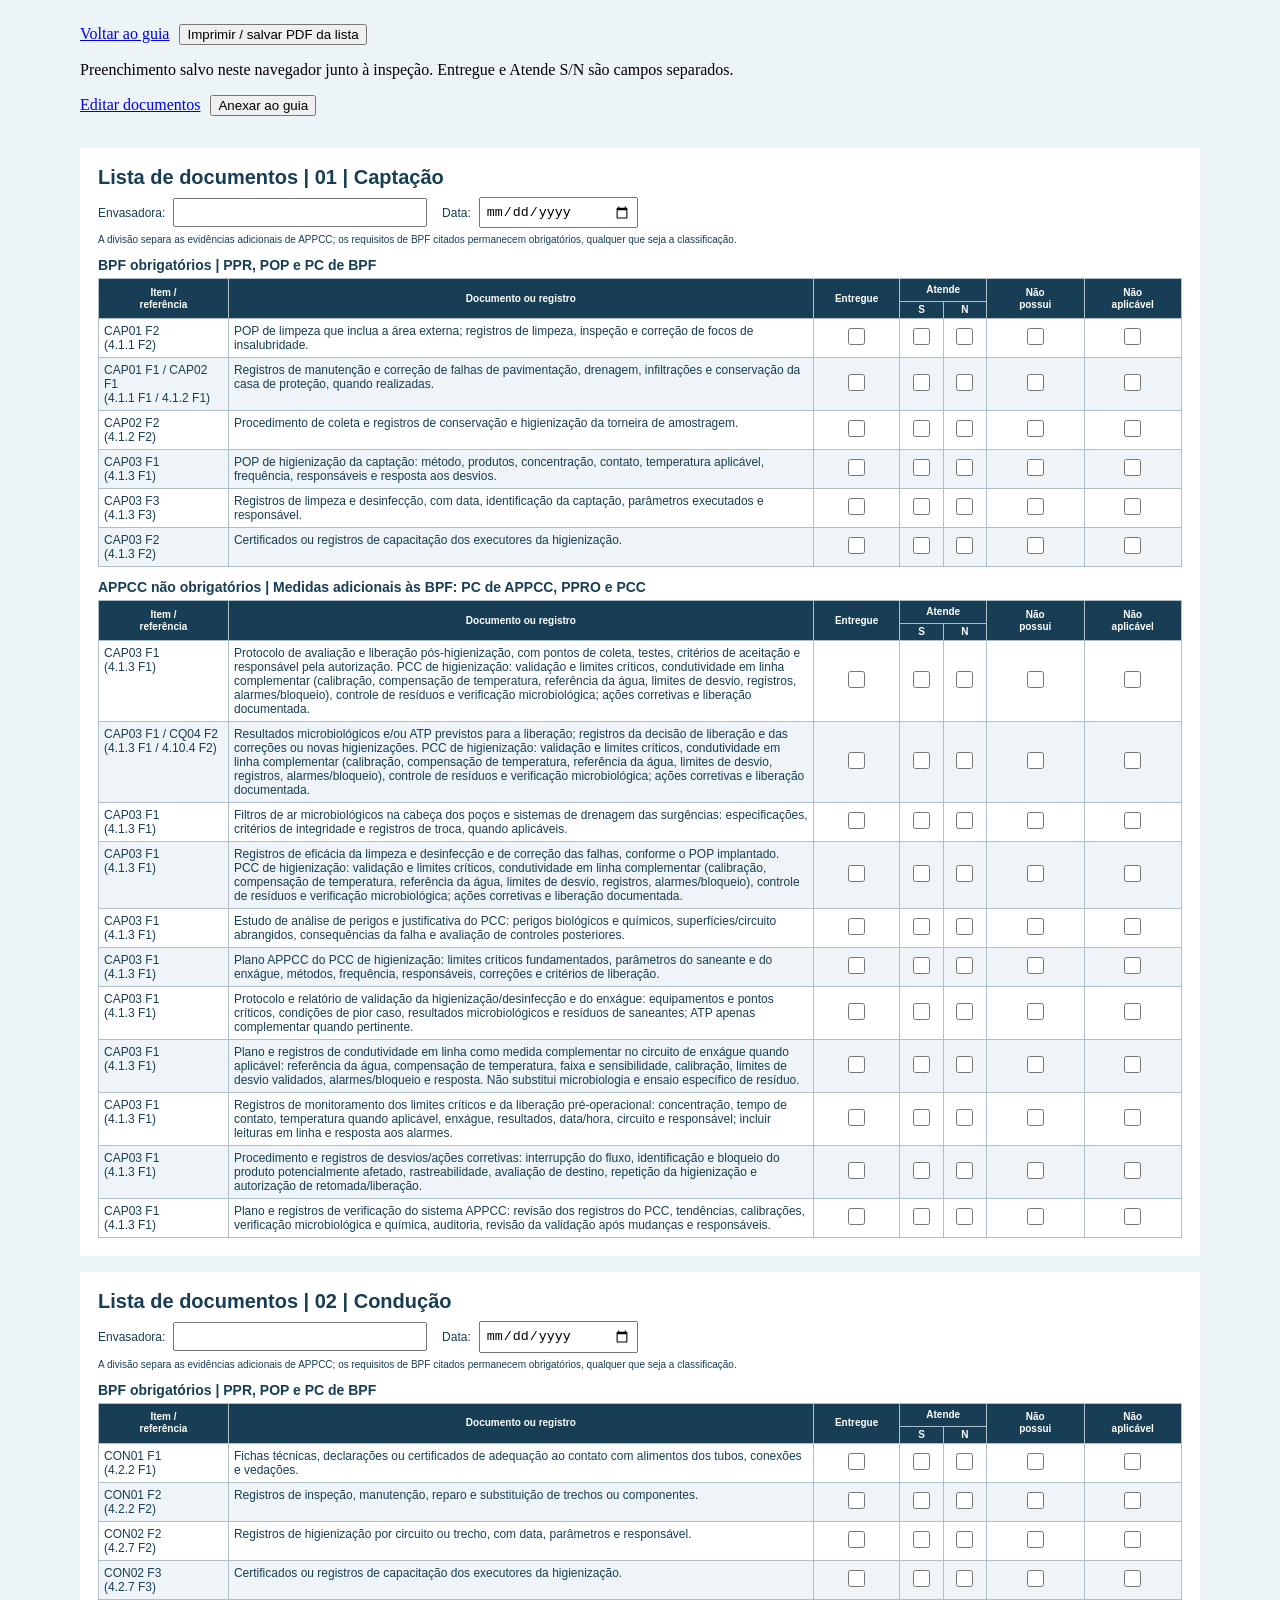
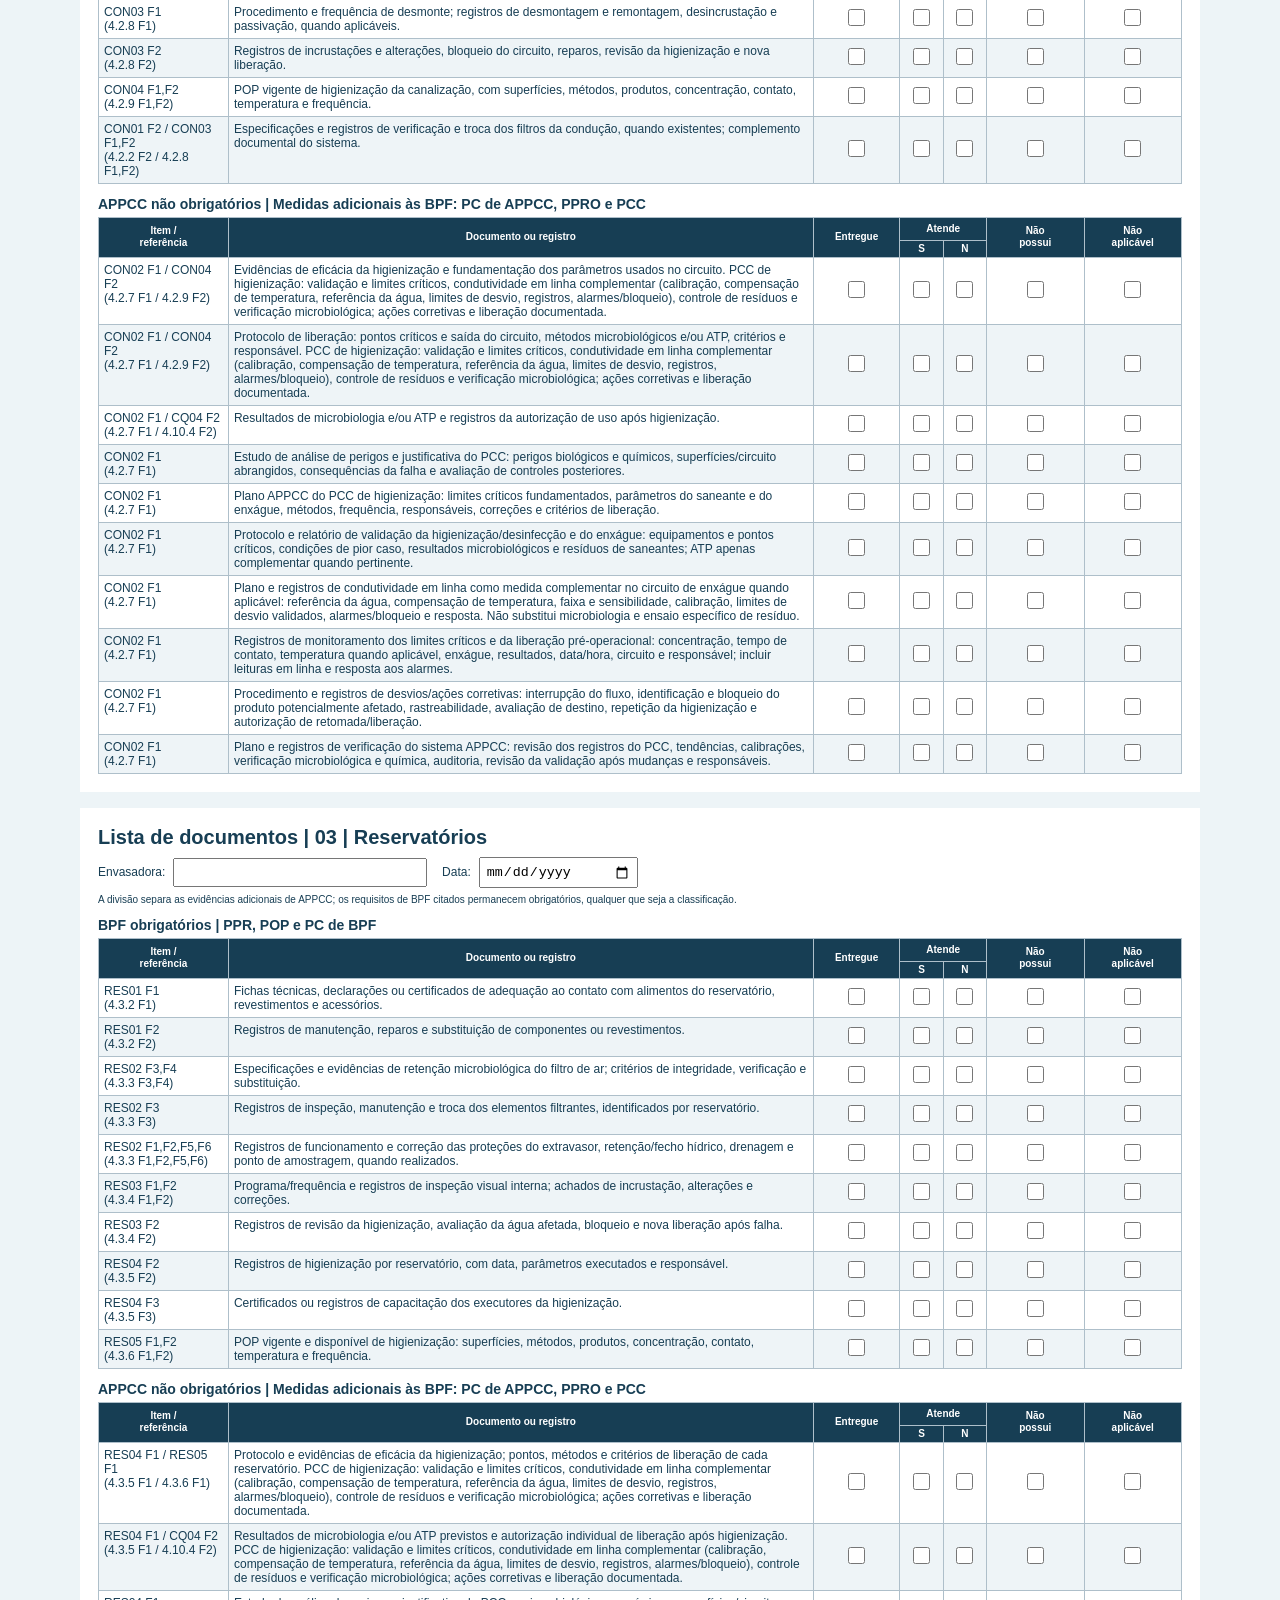
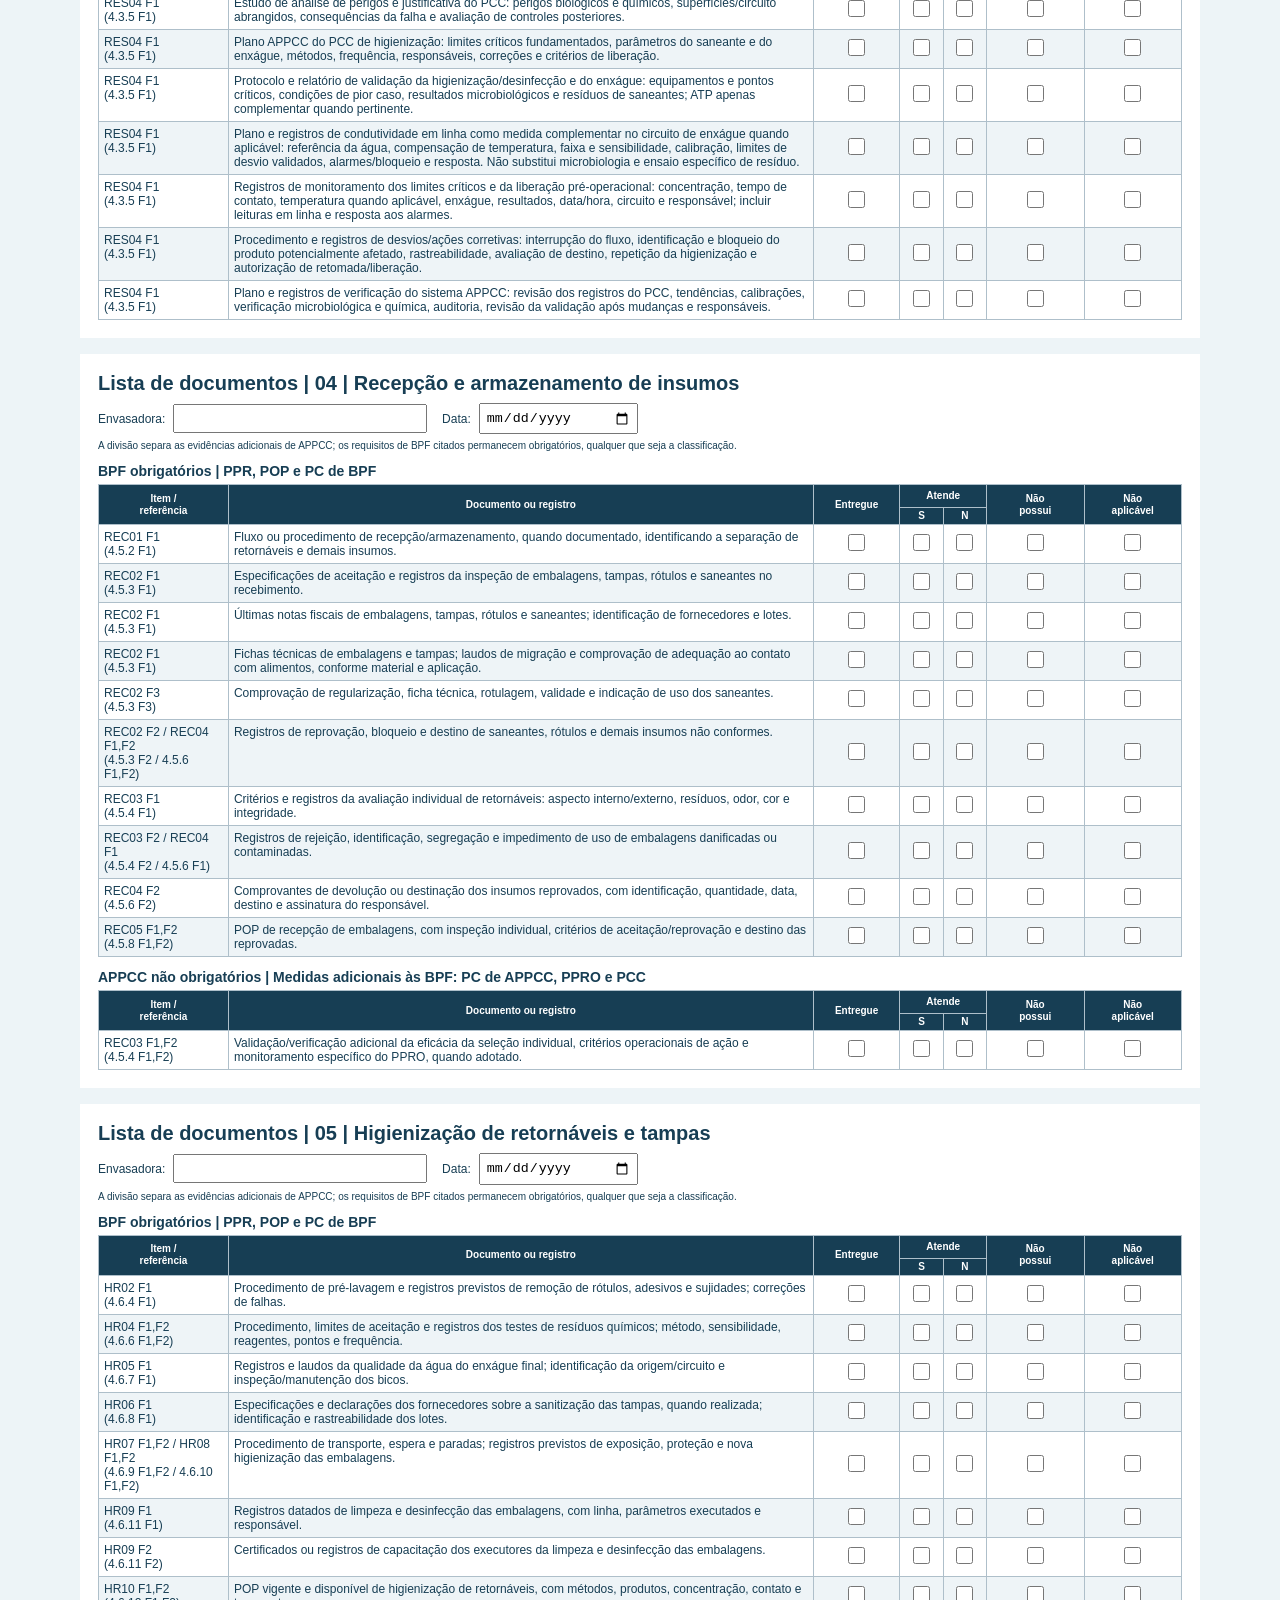
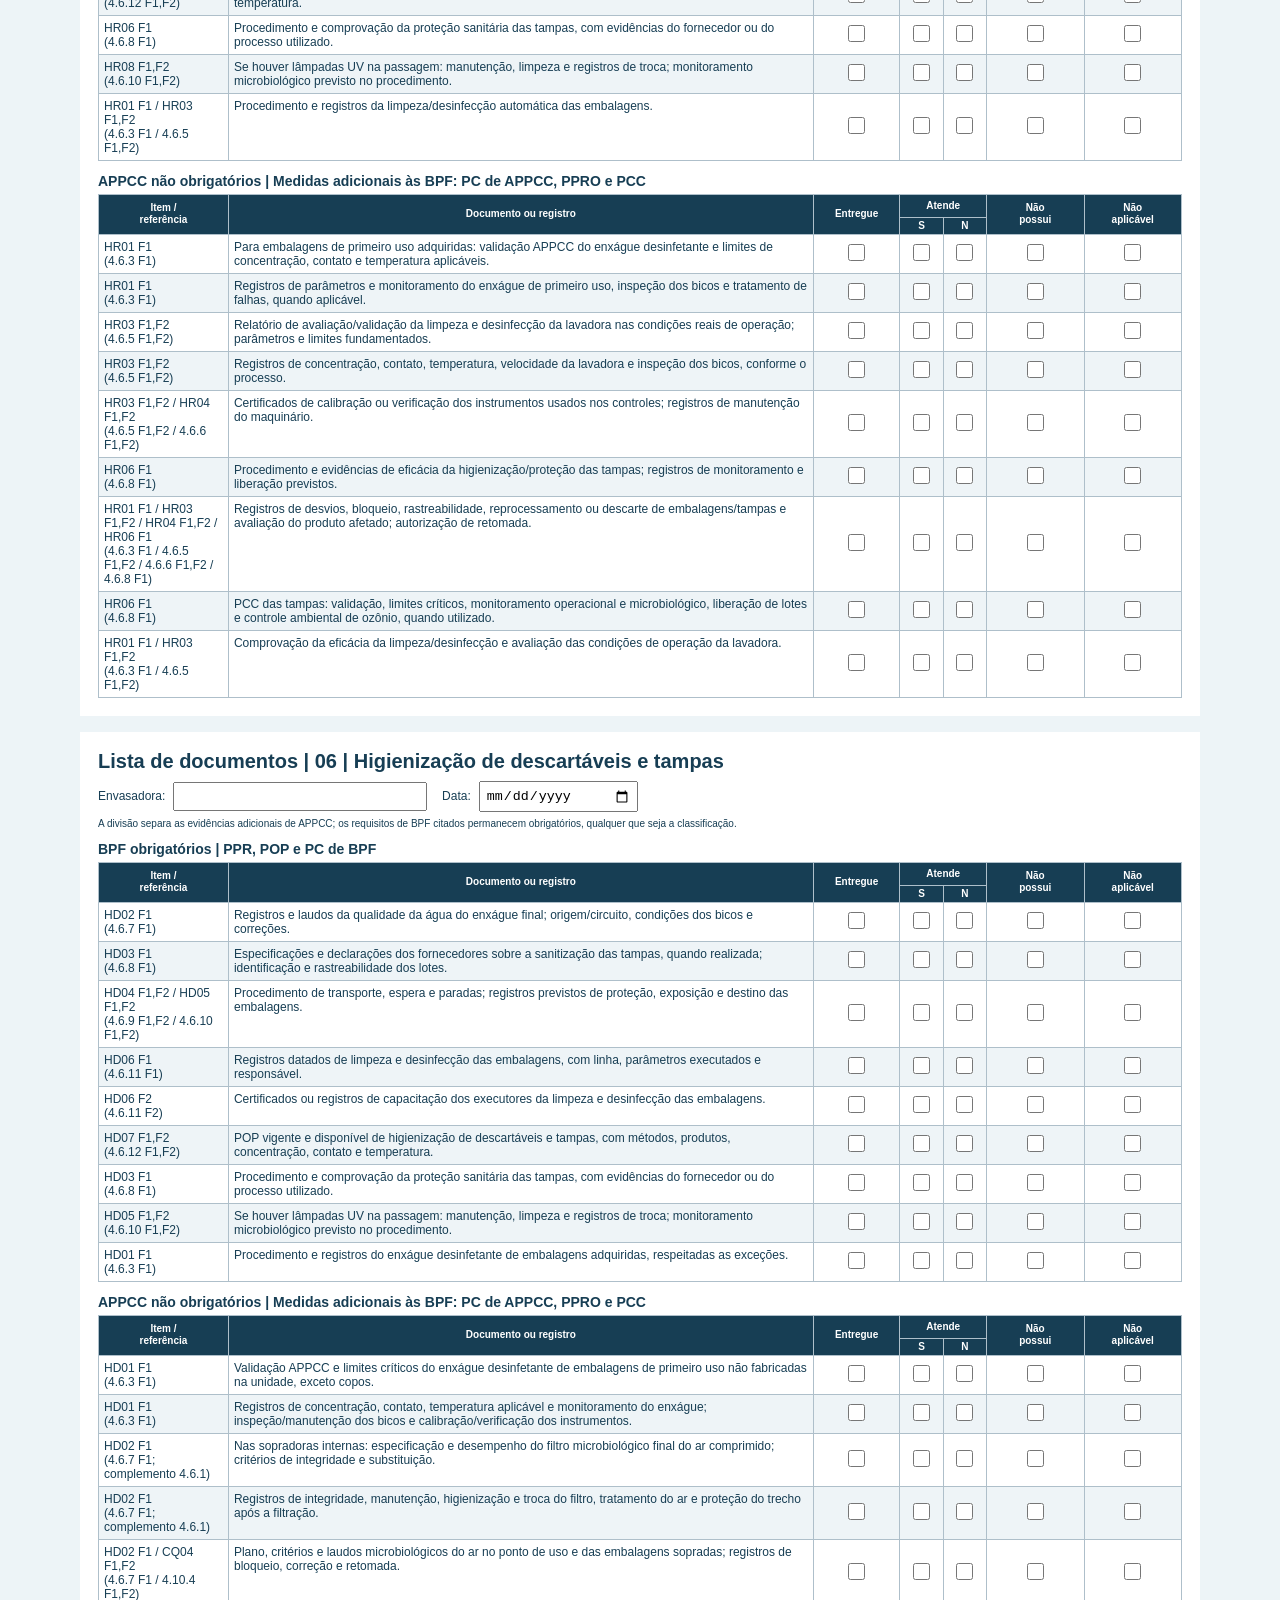
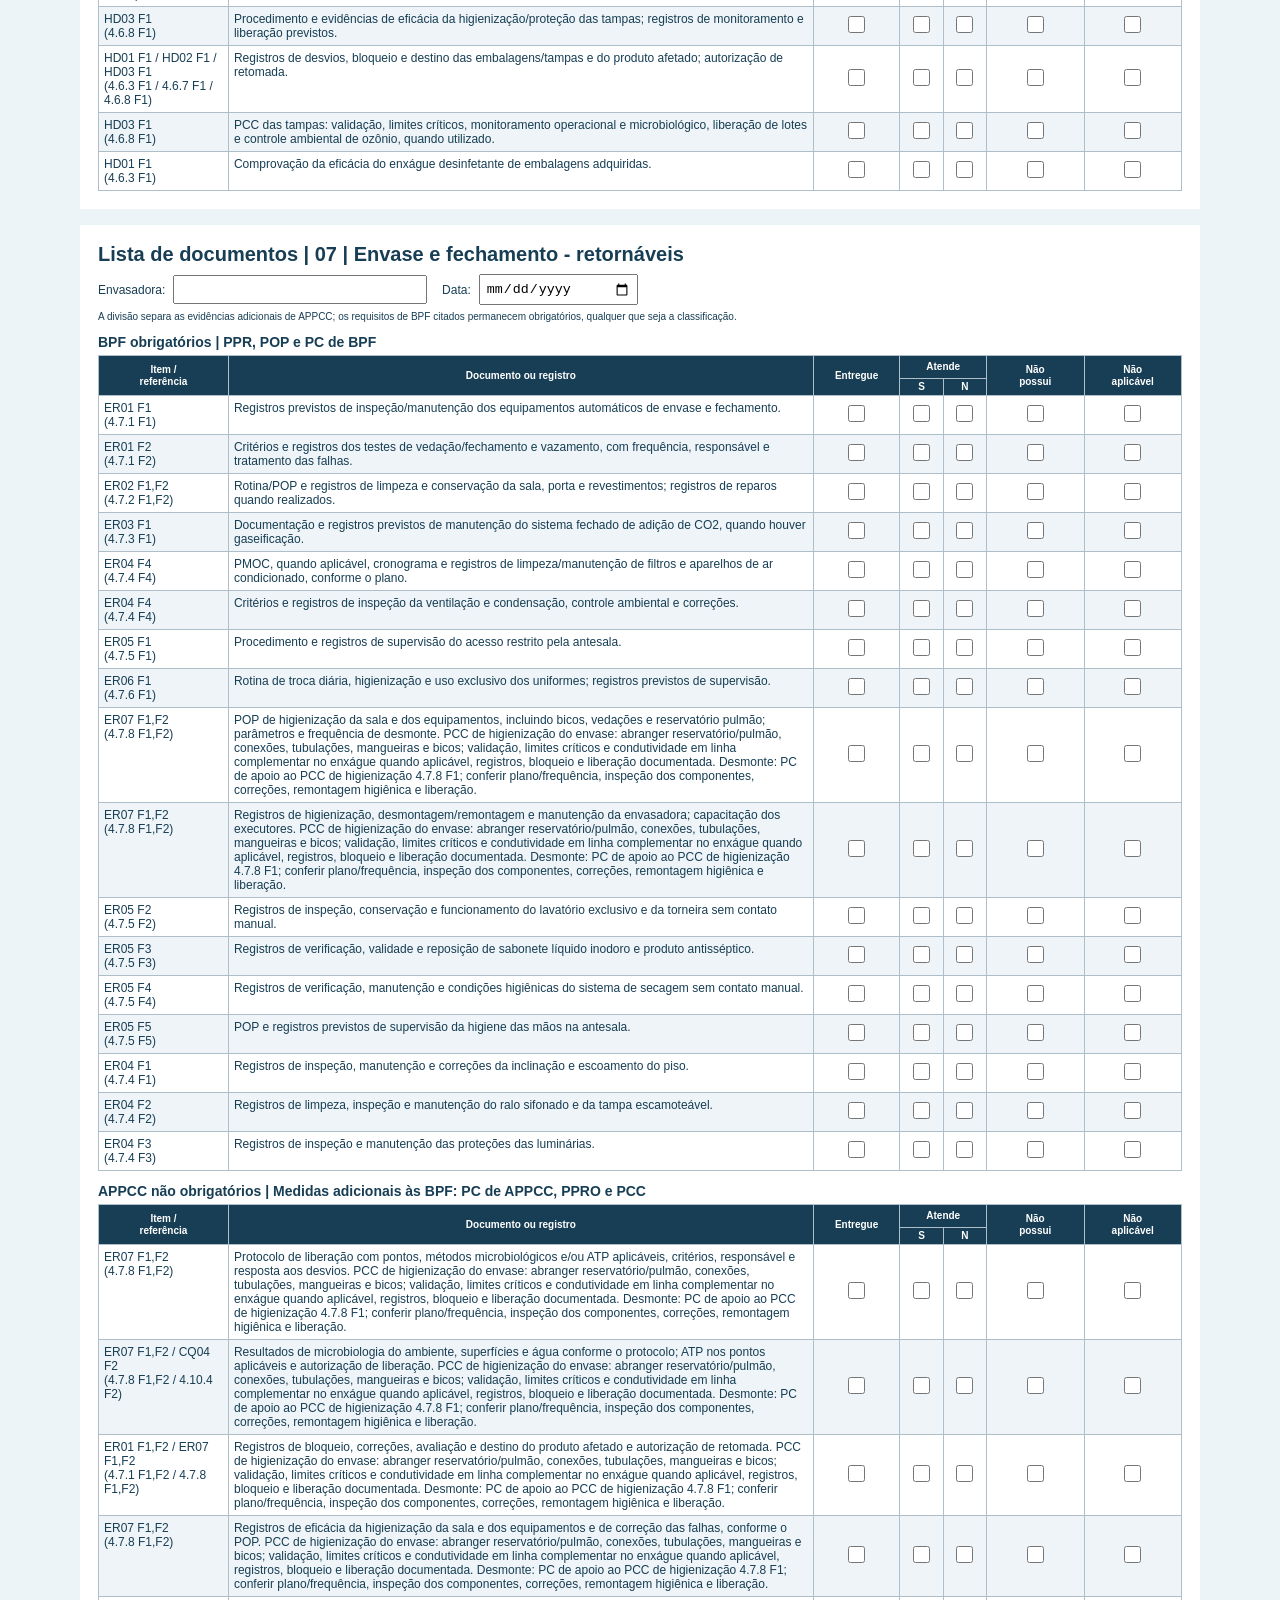
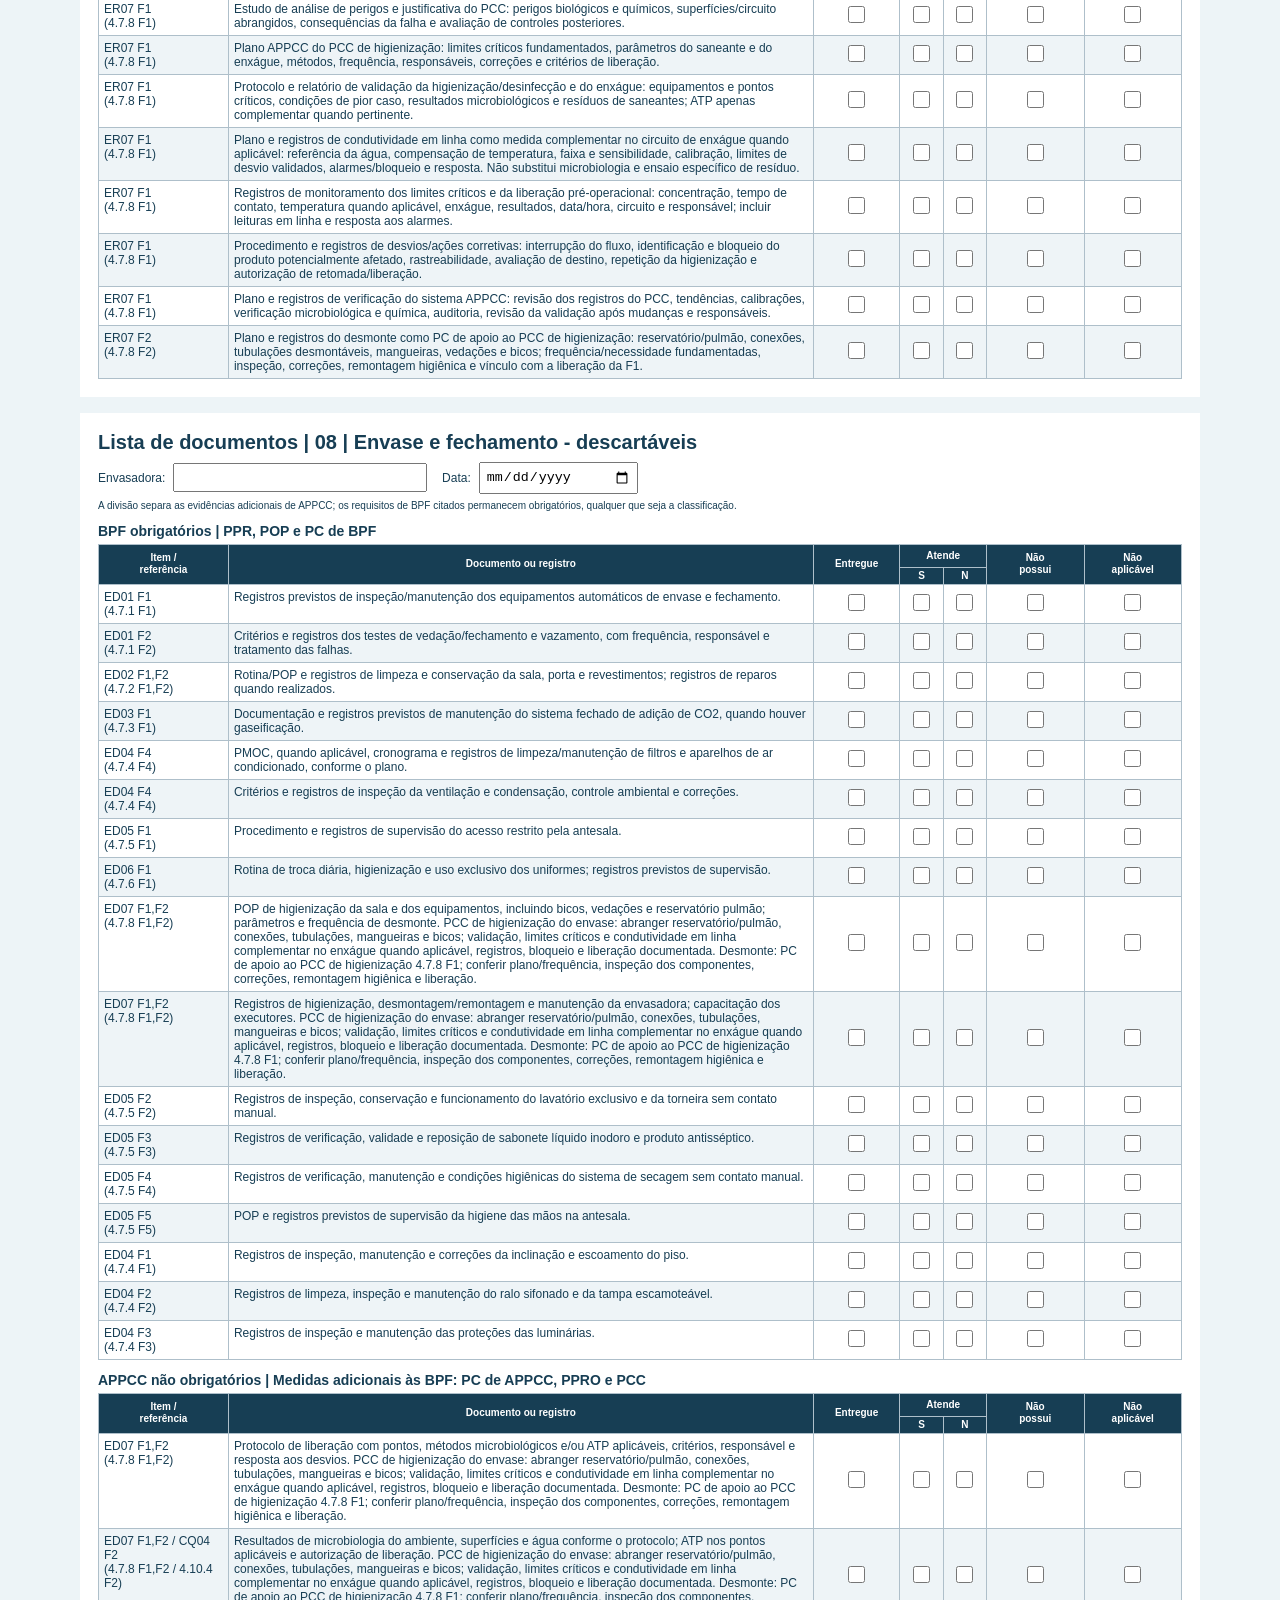
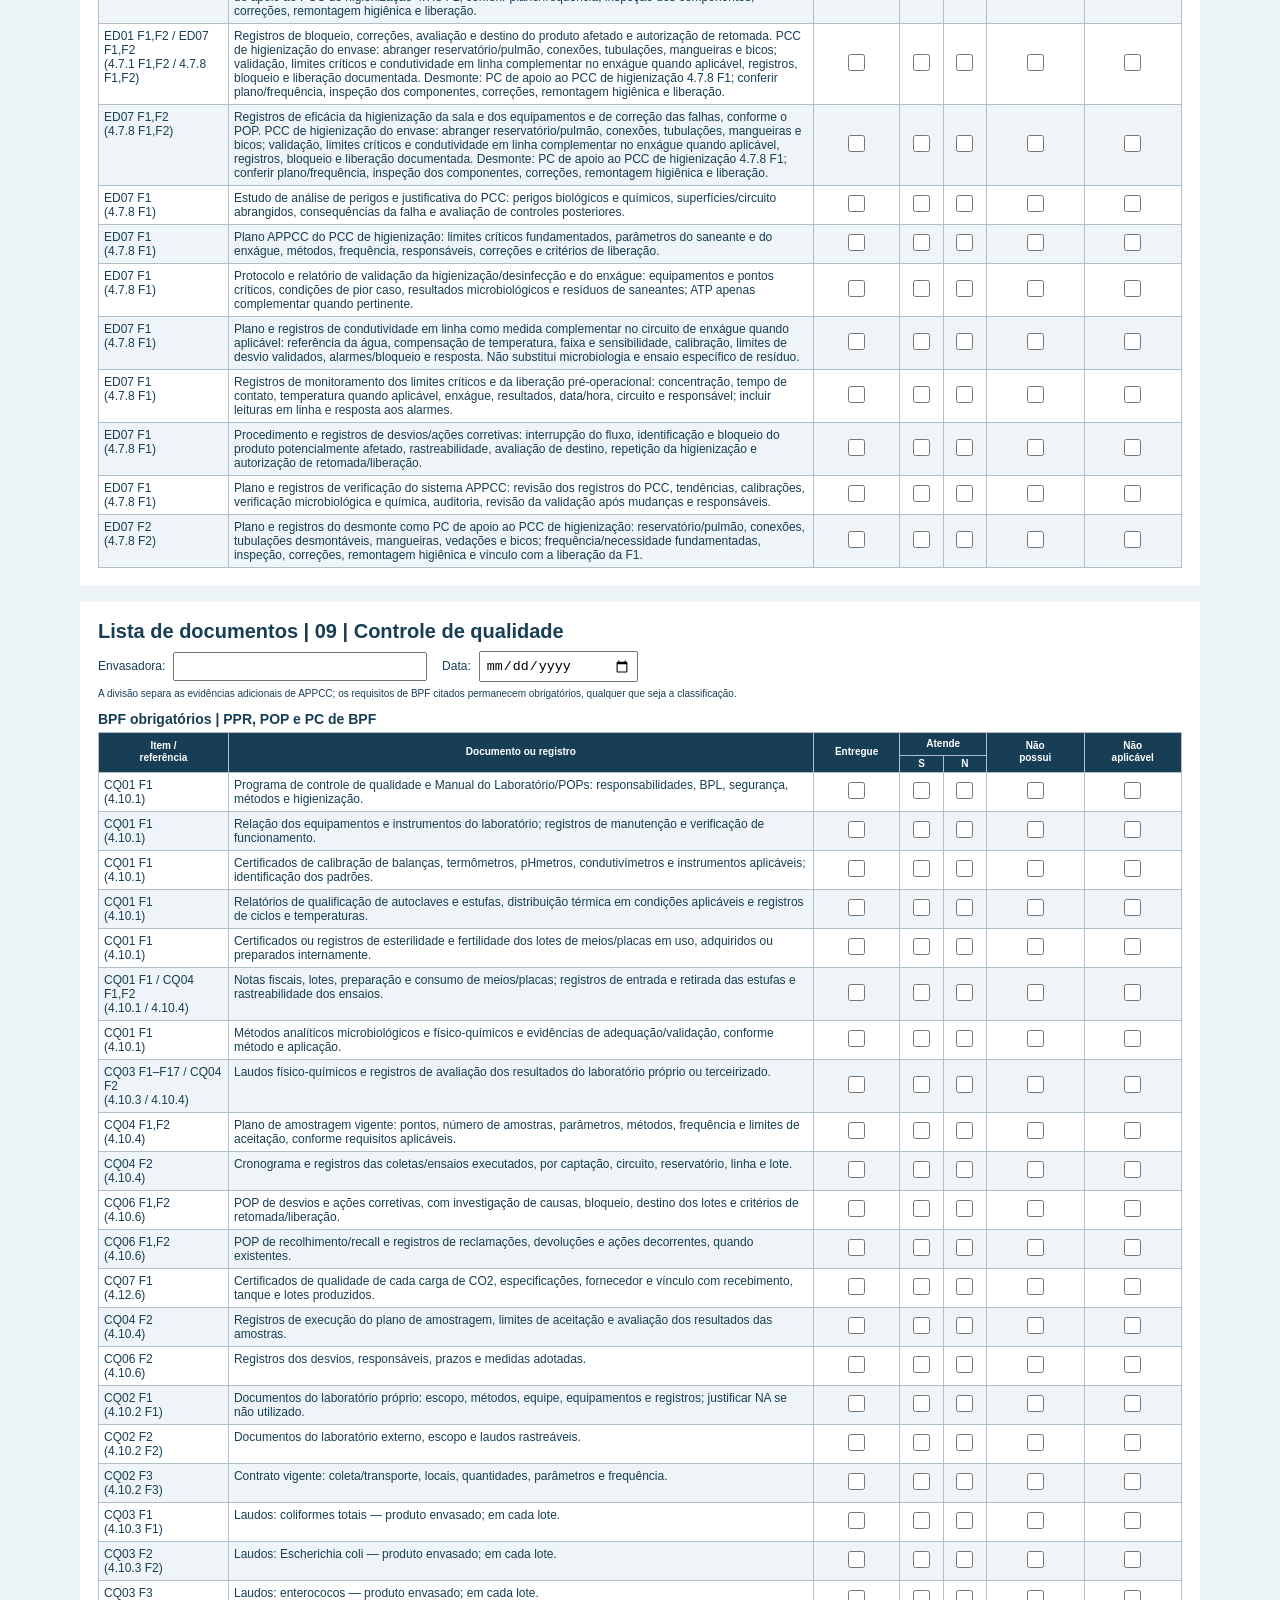
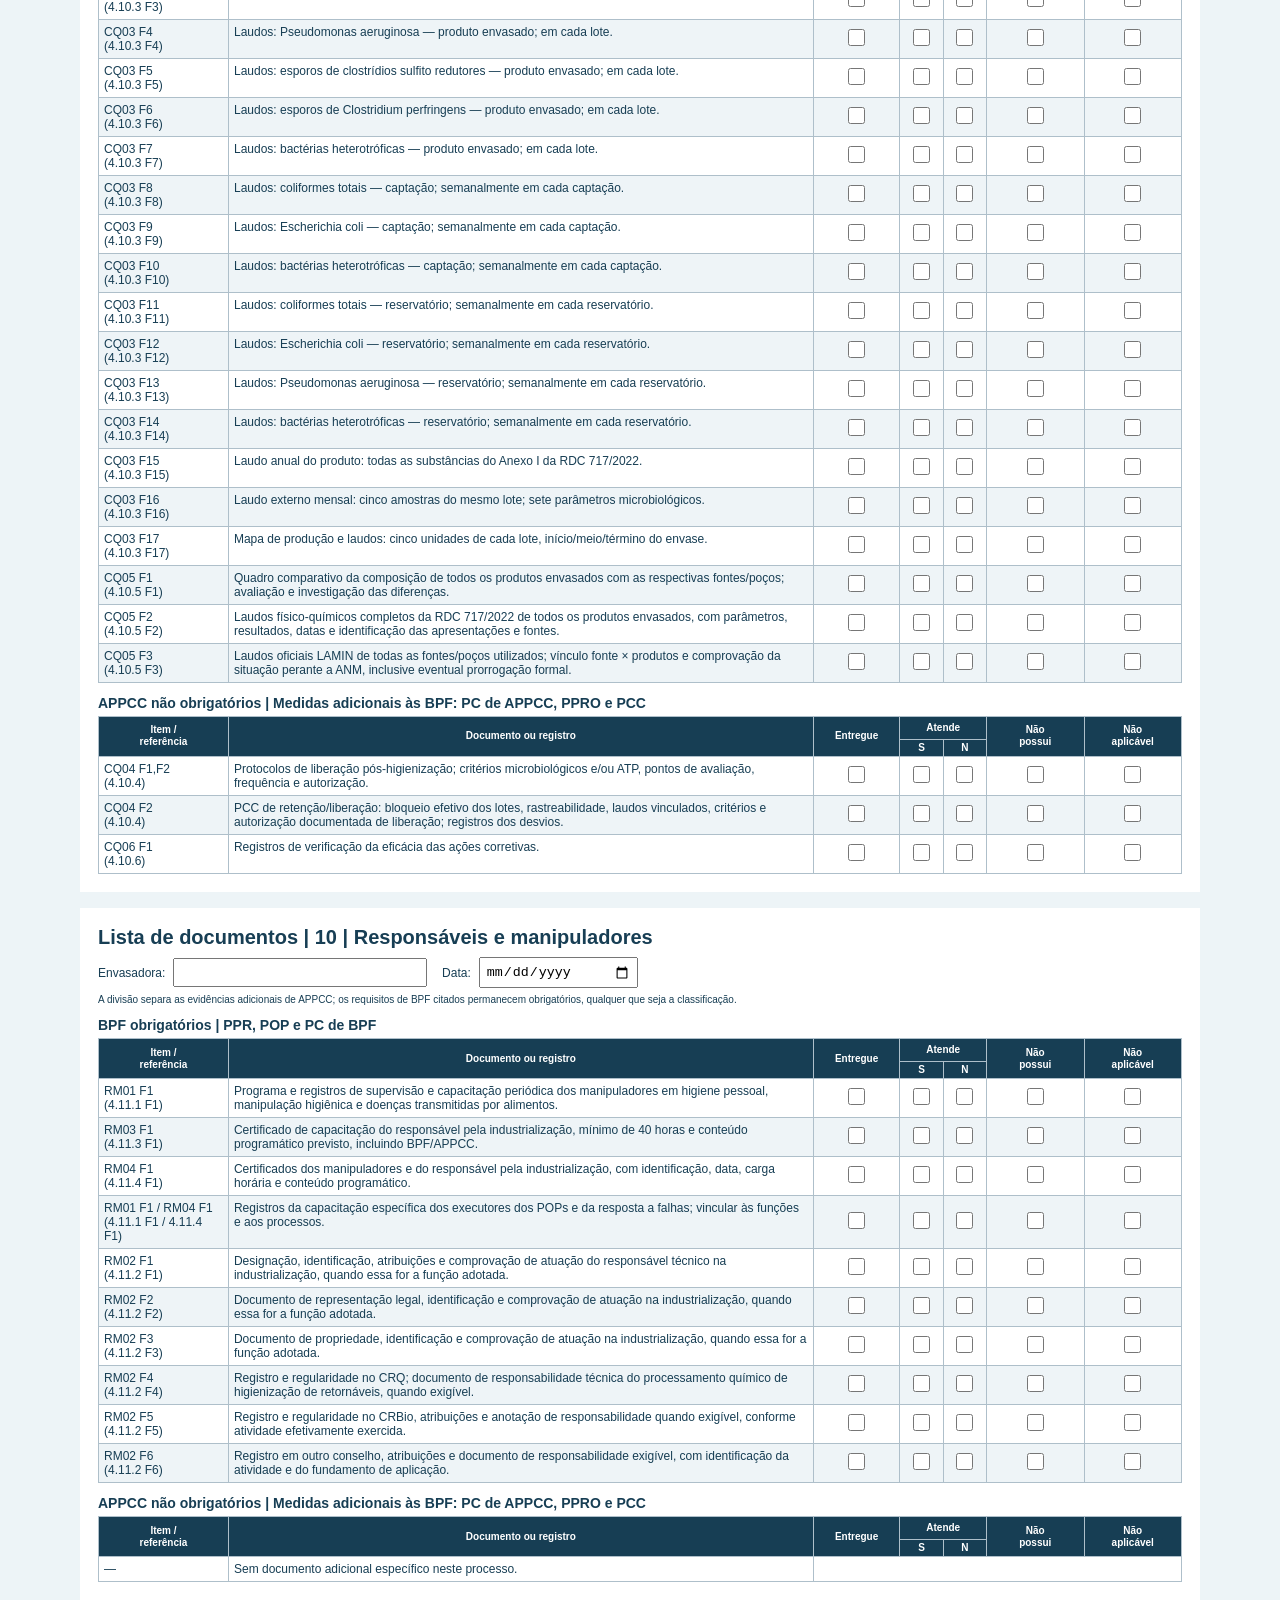
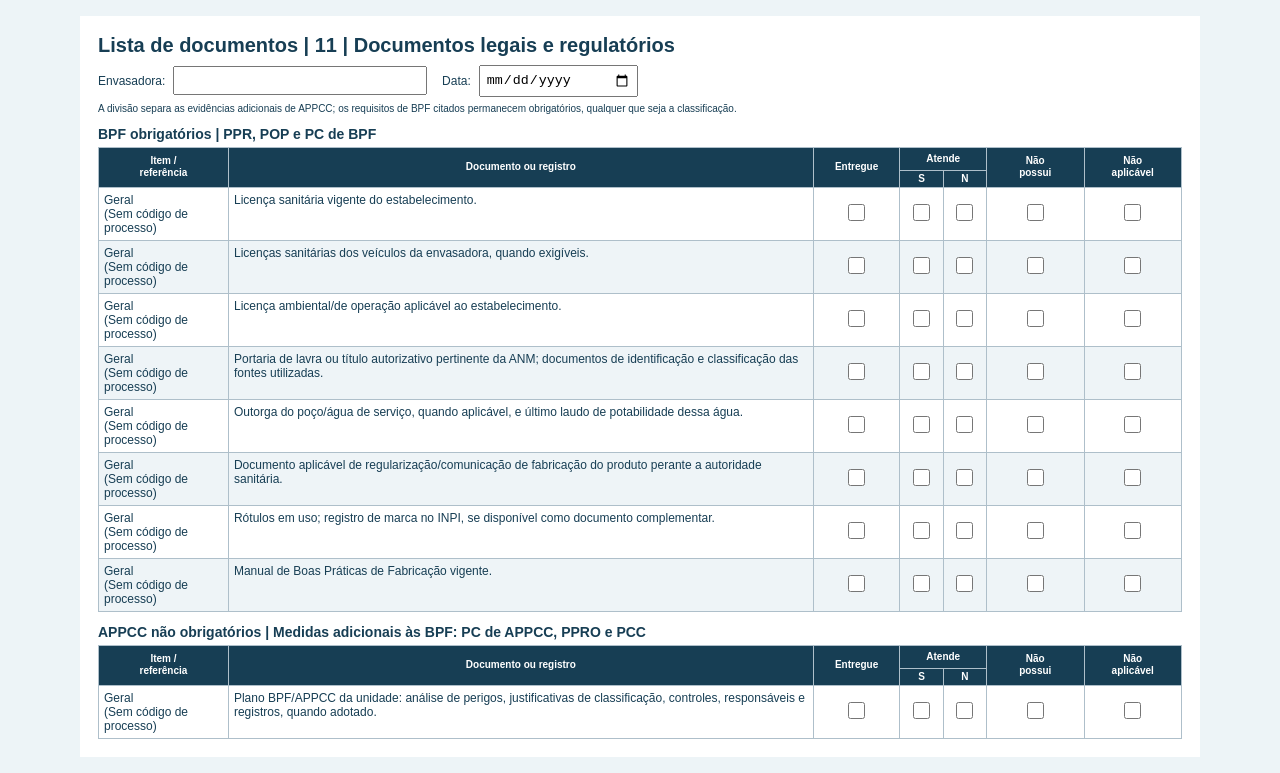
<file: documentos.html>
<!doctype html><html lang="pt-BR"><head><meta charset="utf-8"><meta name="viewport" content="width=device-width, initial-scale=1"><title>Lista de documentos | BPF/APPCC</title><link rel="stylesheet" href="documents-checklist.css?v=cq-parametros-20261101"><script src="storage-separation.js?v=1" data-guide="original"></script><script src="documents-checklist-data.js?v=medias-frases-20261102" defer></script><script src="documents-checklist.js?v=medias-frases-20261102" defer></script></head><body class="documents-standalone" style="background:#edf4f7"><nav class="documents-toolbar"><a href="html.appcc.pdf.html">Voltar ao guia</a><button id="documents-print">Imprimir / salvar PDF da lista</button><p>Preenchimento salvo neste navegador junto à inspeção. Entregue e Atende S/N são campos separados.</p></nav><main id="documents-app"></main><div id="documents-print-copy"></div></body></html>
</file>
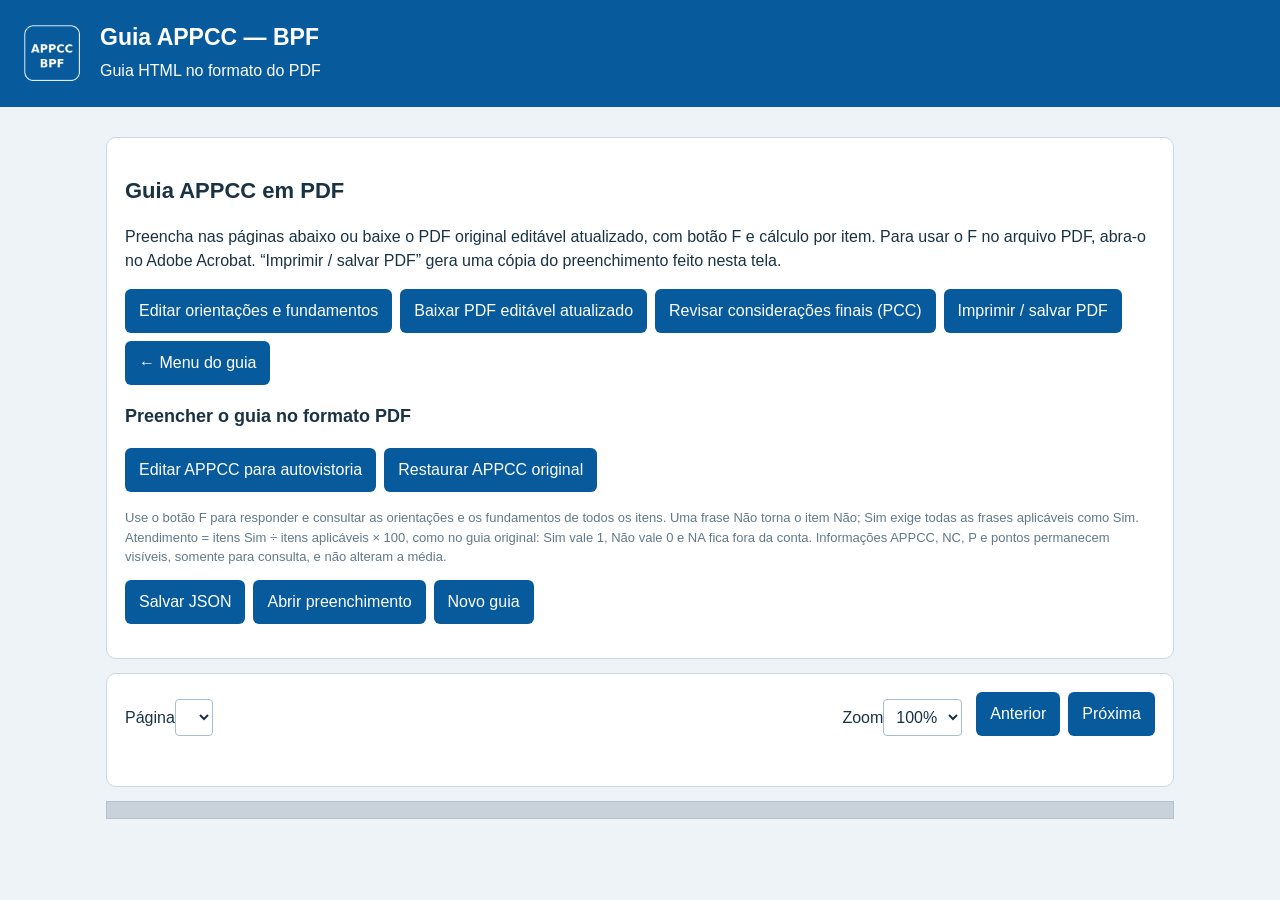
<file: equipe.html>
<!doctype html><html lang="pt-BR"><meta charset="utf-8"><meta http-equiv="refresh" content="0;url=html.appcc.pdf.html"><title>Guia de inspeção</title><p>O trabalho em grupo está no <a href="html.appcc.pdf.html">guia de inspeção</a>.</p></html>
</file>
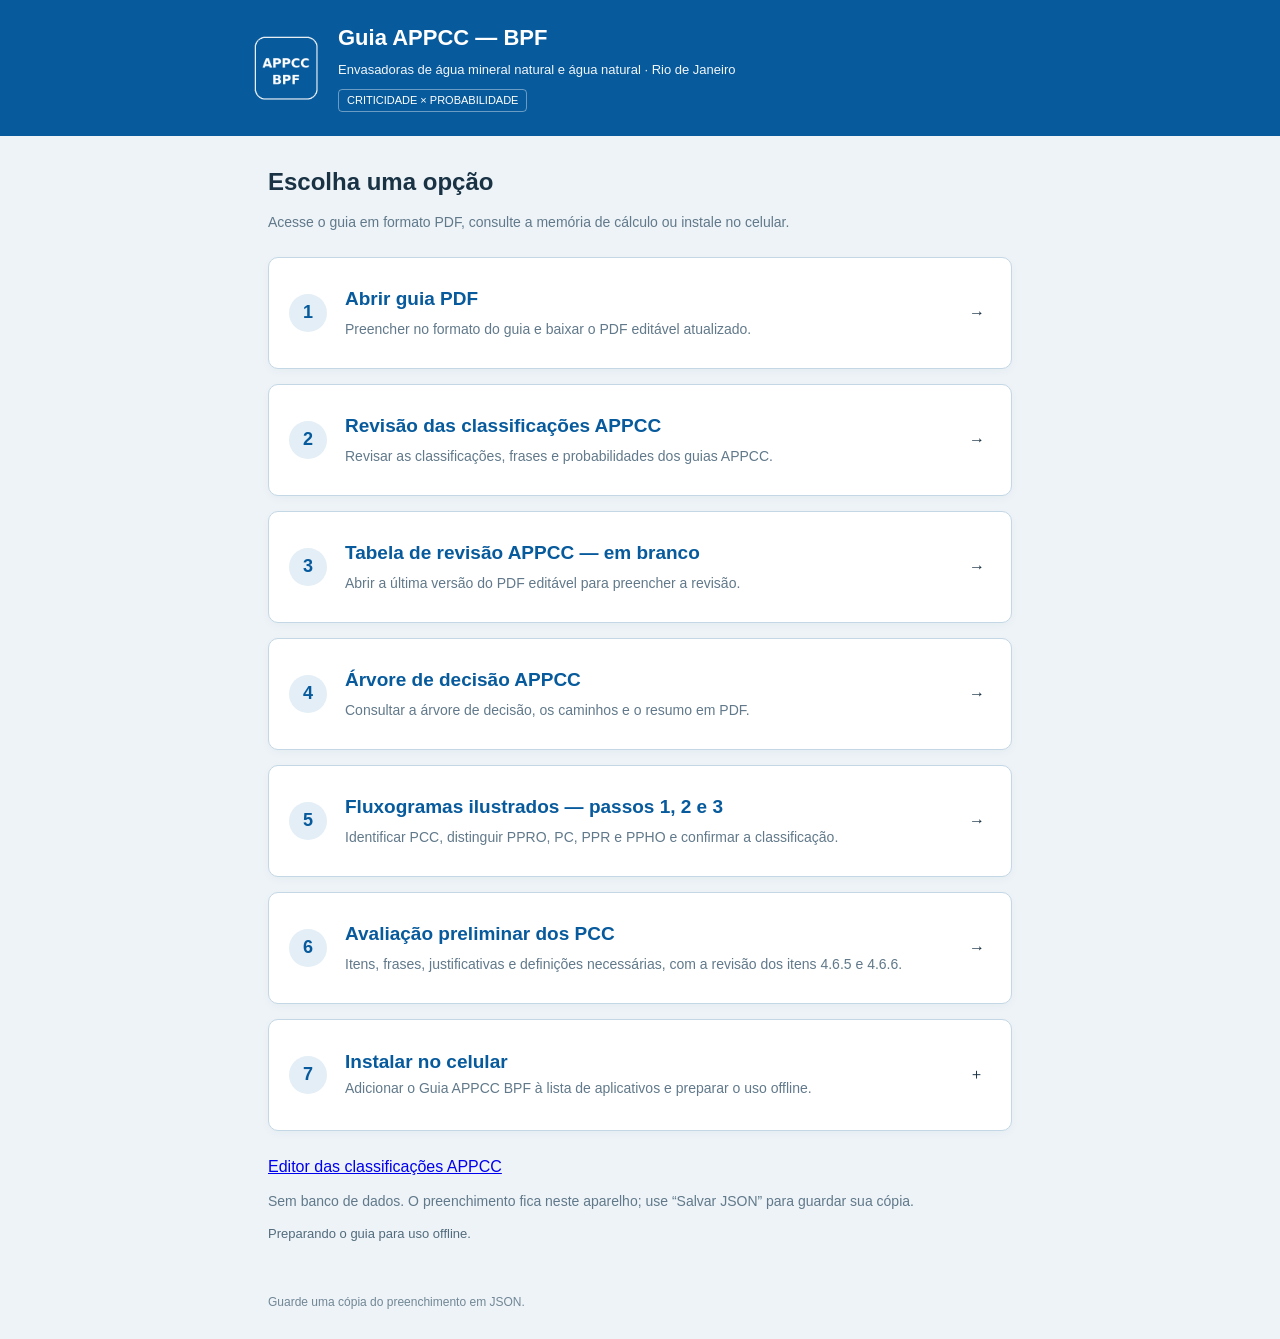
<file: html.appc.html>
<!doctype html><html lang="pt-BR"><head><meta charset="utf-8"><meta name="viewport" content="width=device-width,initial-scale=1"><meta name="theme-color" content="#075a9c"><link rel="manifest" type="application/manifest+json" href="./manifest.webmanifest?v=1">
<script id="appcc-install">window.AppccPWA=(()=>{
'use strict';let deferred=null,busy=false,installed=false,ready=false,otherInstalled=false;
const standalone=()=>matchMedia('(display-mode: standalone)').matches||navigator.standalone===true;
const embedded=()=>/; wv\)|\bwv\b|FBAN|FBAV|Instagram|ChatGPT/i.test(navigator.userAgent||'');
const ios=()=>/iPhone|iPad|iPod/.test(navigator.userAgent||'');
function message(text){document.querySelectorAll('[data-pwa-status]').forEach(el=>el.textContent=text);}
function refresh(){document.querySelectorAll('[data-pwa-install]').forEach(el=>{el.disabled=busy;const label=el.querySelector('[data-pwa-install-label]')||el;label.textContent=busy?'Abrindo instalador…':installed?'Verificar APPCC instalado':standalone()&&!deferred?'Verificar instalação':'Instalar no celular';});}
const locate='No celular, abra Configurações → Aplicativos e procure Guia APPCC BPF. Se aparecer, toque em Abrir; isso permite localizar o aplicativo mesmo quando o ícone está oculto na tela de apps.';
const conflict='Esta é a instalação independente do Guia APPCC BPF. Se o Chrome informar “Já instalado”, confirme Guia APPCC BPF em Configurações → Aplicativos. Não apague os dados do navegador.';
async function detect(){if(!navigator.getInstalledRelatedApps)return;try{const apps=await navigator.getInstalledRelatedApps();const own=apps.some(a=>a.platform==='webapp'&&(String(a.id||'').endsWith('/guia-appcc-bpf/')||String(a.url||'').split('?')[0].endsWith('/guia-appcc-bpf/manifest.webmanifest')));otherInstalled=false;if(own){installed=true;deferred=null;}refresh();}catch(e){}}
function help(){
if(installed)message('O Chrome confirmou que Guia APPCC BPF está instalado. '+locate);
else if(ios())message('No Safari: Compartilhar → Adicionar à Tela de Início.');
else if(standalone()||embedded())message('Abra este endereço diretamente em uma aba do Chrome para instalar o Guia APPCC BPF. '+conflict+' '+locate);
else message((ready?'No Chrome, toque em ⋮ → Adicionar à tela inicial → Instalar. ':'Aguarde o preparo offline e toque novamente. ')+'Se o Chrome disser “Já instalado”, '+locate+' '+conflict);
}
async function install(){if(busy)return;if(deferred&&!installed){const event=deferred;deferred=null;busy=true;refresh();try{const result=await event.prompt();const choice=event.userChoice?await event.userChoice:result;message(choice?.outcome==='accepted'?'Instalação solicitada ao Chrome. Aguarde a confirmação; o ícone se chama Guia APPCC BPF.':'Instalação cancelada.');}catch(e){help();}finally{busy=false;refresh();}return;}await detect();help();}
window.addEventListener('beforeinstallprompt',e=>{e.preventDefault();deferred=e;installed=false;refresh();message('Instalador disponível. Toque em Instalar no celular e confirme Guia APPCC BPF, com o símbolo APPCC.');});
window.addEventListener('appinstalled',()=>{installed=true;deferred=null;refresh();message('O Chrome confirmou a instalação do Guia APPCC BPF. '+locate);});
function init(){refresh();if(deferred)message('Instalador disponível. Toque em Instalar no celular.');else if(installed)message('O Chrome reconhece o Guia APPCC BPF instalado. '+locate);else if(standalone())message('O guia está aberto em uma janela de aplicativo. Toque em Verificar instalação para identificar o Guia APPCC BPF.');else if(otherInstalled)message(conflict);else message(ready?'Guia disponível offline. Instalação ainda não confirmada; toque em Instalar no celular.':'Preparando o guia para uso offline.');}
if('serviceWorker'in navigator&&location.protocol==='https:')navigator.serviceWorker.register('./sw-appcc.js',{scope:'./',updateViaCache:'none'}).then(async r=>{await navigator.serviceWorker.ready;ready=true;init();r.update().catch(()=>{});}).catch(()=>message('Não foi possível preparar o modo offline. Mantenha a internet e atualize o guia.'));
async function start(){await detect();init();}if(document.readyState==='loading')document.addEventListener('DOMContentLoaded',start,{once:true});else start();
return{install,init,isStandalone:standalone};})();</script><link rel="apple-touch-icon" href="./icon-appcc-pcc-192.png"><meta name="apple-mobile-web-app-capable" content="yes"><meta name="apple-mobile-web-app-title" content="Guia APPCC BPF"><title>Guia APPCC BPF — menu</title><style>*{box-sizing:border-box}body{margin:0;font:16px/1.5 Arial,sans-serif;background:#edf3f7;color:#193244}header{background:#075a9c;color:white;padding:24px 20px}header>div,main{max-width:780px;margin:auto}header h1{font-size:22px;line-height:1.3;margin:0 0 7px}header p{font-size:13px;margin:0;opacity:.95}.tag{display:inline-block;border:1px solid #ffffff66;padding:2px 8px;font-size:11px;border-radius:4px;margin-top:10px}main{padding:28px 18px}h2{font-size:24px;margin:0 0 12px}p{margin:12px 0}.muted{color:#61798a;font-size:14px}.options{display:grid;gap:15px;margin:24px 0}.option{display:grid;grid-template-columns:42px 1fr 22px;gap:14px;align-items:center;min-height:112px;width:100%;padding:20px;border:1px solid #c3d7e5;border-radius:10px;background:white;color:#193244;text-decoration:none;box-shadow:0 3px 10px #14395108}.option strong{display:block;font-size:19px;color:#075a9c}.option small{display:block;font-size:14px;line-height:1.5;color:#61798a;margin-top:5px}.number{display:flex;align-items:center;justify-content:center;width:38px;height:38px;border-radius:50%;background:#e3eef6;color:#075a9c;font-size:18px;font-weight:bold}.button,button{display:inline-flex;align-items:center;justify-content:center;gap:7px;min-height:46px;padding:12px 17px;border:0;border-radius:7px;background:#075a9c;color:white;font:700 15px Arial;cursor:pointer;text-decoration:none}.secondary{background:white;border:1px solid #b2cadb;color:#075a9c}.buttons{display:flex;gap:9px;flex-wrap:wrap;margin:20px 0}a:focus-visible,button:focus-visible{outline:3px solid #e1a417;outline-offset:3px}.notice{font-size:13px;color:#6b5525;background:#fff7df;border:1px solid #e4d296;border-left:4px solid #c99829;padding:12px;border-radius:5px}.card{background:white;border:1px solid #c9d9e4;border-radius:10px;padding:20px}.status{font-size:13px;color:#526b7c}li{margin:12px 0}iframe{width:100%;height:75vh;border:1px solid #c9d9e4;border-radius:8px;background:white}footer{max-width:780px;margin:auto;padding:10px 18px 28px;color:#718795;font-size:12px}@media(max-width:650px){header{padding:18px 14px}header h1{font-size:19px}main{padding:24px 12px}h2{font-size:21px}.option{padding:16px;gap:9px;grid-template-columns:38px 1fr 18px}.option strong{font-size:17px}.option small{font-size:13px}.pdf-preview{display:none}}@media(display-mode:standalone){.install-intro{display:none}}</style><style>[hidden]{display:none!important}</style><style>button.option{text-align:left;font-family:inherit;font-weight:400;cursor:pointer}button.option small{font-weight:400}</style><style>.appcc-brand{display:flex;align-items:center;gap:16px}.appcc-symbol{width:72px;height:72px;object-fit:contain;flex:0 0 72px;border-radius:14px}.top img.appcc-symbol{width:72px;height:72px}@media(max-width:650px){.appcc-brand{gap:12px}.appcc-symbol,.top img.appcc-symbol{width:64px;height:64px;flex-basis:64px}}</style><link rel="icon" type="image/png" href="./icon-appcc-pcc-192.png?v=1"><script src="storage-separation.js?v=1" data-guide="original"></script></head><body><header><div class="appcc-brand"><img class="appcc-symbol" src="./icon-appcc-pcc-192.png?v=1" alt="Símbolo APPCC" width="72" height="72"><div><h1>Guia APPCC — BPF</h1><p>Envasadoras de água mineral natural e água natural · Rio de Janeiro</p><span class="tag">CRITICIDADE × PROBABILIDADE</span></div></div></header><main><h2>Escolha uma opção</h2><p class="muted">Acesse o guia em formato PDF, consulte a memória de cálculo ou instale no celular.</p><nav class="options" aria-label="Opções do guia"><a class="option" href="./html.appcc.pdf.html?v=original-restaurado-20261025"><span class="number">1</span><span><strong>Abrir guia PDF</strong><small>Preencher no formato do guia e baixar o PDF editável atualizado.</small></span><span aria-hidden="true">→</span></a><a class="option" href="https://wernermoura2-web.github.io/revisao-appcc-configuracao/index.html"><span class="number">2</span><span><strong>Revisão das classificações APPCC</strong><small>Revisar as classificações, frases e probabilidades dos guias APPCC.</small></span><span aria-hidden="true">→</span></a><a class="option" href="./Tabela_Revisao_APPCC_IA_Probabilidade_Editavel.pdf?v=laudos-cq05-tres-frases-20261102"><span class="number">3</span><span><strong>Tabela de revisão APPCC — em branco</strong><small>Abrir a última versão do PDF editável para preencher a revisão.</small></span><span aria-hidden="true">→</span></a><a class="option" href="./Arvore_Decisao_APPCC.pdf"><span class="number">4</span><span><strong>Árvore de decisão APPCC</strong><small>Consultar a árvore de decisão, os caminhos e o resumo em PDF.</small></span><span aria-hidden="true">→</span></a><a class="option" href="./APPCC_Fluxogramas_Passos_1_2_3.pdf?v=ppro-separado"><span class="number">5</span><span><strong>Fluxogramas ilustrados — passos 1, 2 e 3</strong><small>Identificar PCC, distinguir PPRO, PC, PPR e PPHO e confirmar a classificação.</small></span><span aria-hidden="true">→</span></a><a class="option" href="./Avaliacao_Preliminar_PCC_Guia_Estadual.pdf?v=laudos-cq05-tres-frases-20261102"><span class="number">6</span><span><strong>Avaliação preliminar dos PCC</strong><small>Itens, frases, justificativas e definições necessárias, com a revisão dos itens 4.6.5 e 4.6.6.</small></span><span aria-hidden="true">→</span></a><button class="option" type="button" id="menu-install" data-pwa-install onclick="window.AppccPWA.install()"><span class="number">7</span><span><strong data-pwa-install-label>Instalar no celular</strong><small>Adicionar o Guia APPCC BPF à lista de aplicativos e preparar o uso offline.</small></span><span aria-hidden="true">＋</span></button></nav><p><a href="https://wernermoura2-web.github.io/revisao-appcc-configuracao/index.html">Editor das classificações APPCC</a></p><p class="muted">Sem banco de dados. O preenchimento fica neste aparelho; use “Salvar JSON” para guardar sua cópia.</p><p id="appStatus" data-pwa-status class="status" role="status">Preparando o acesso offline...</p></main><footer>Guarde uma cópia do preenchimento em JSON.</footer><script>

function installApp(){return window.AppccPWA.install();}
window.AppccPWA.init();</script></body></html>
</file>
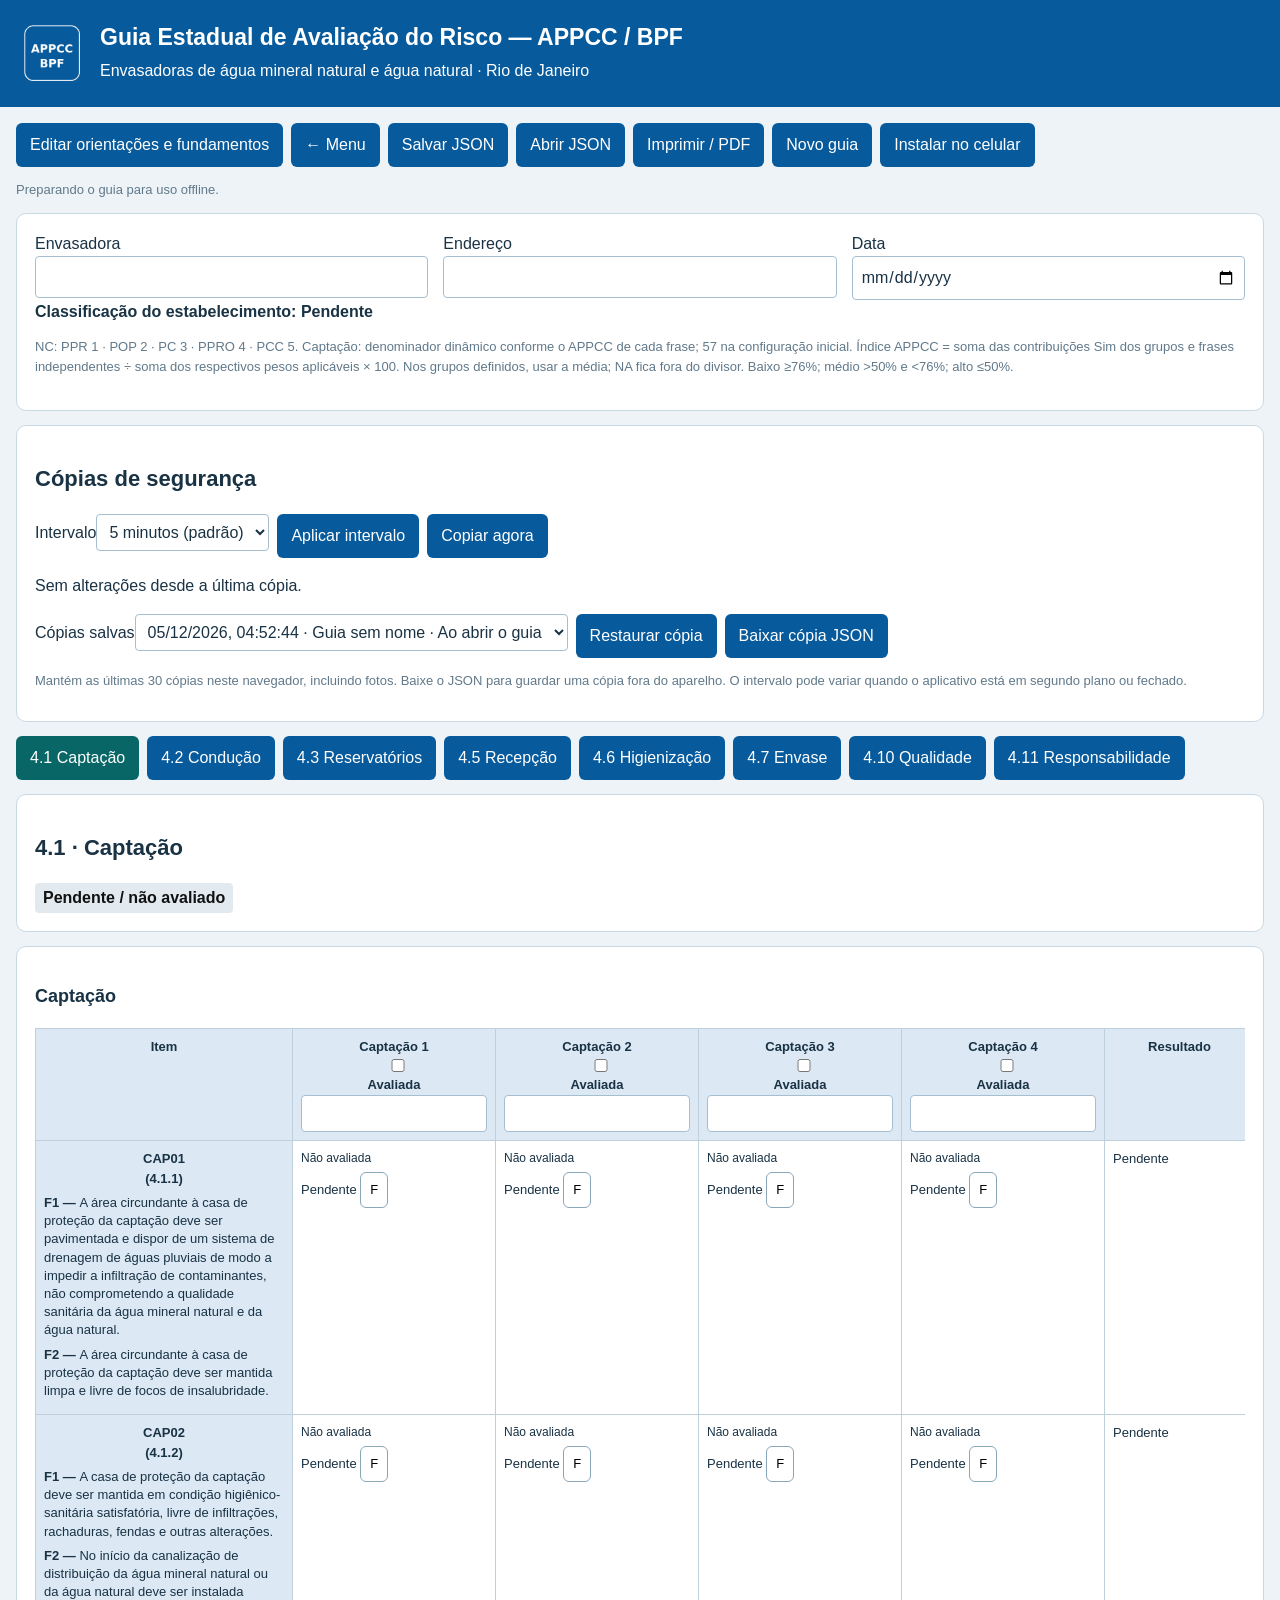
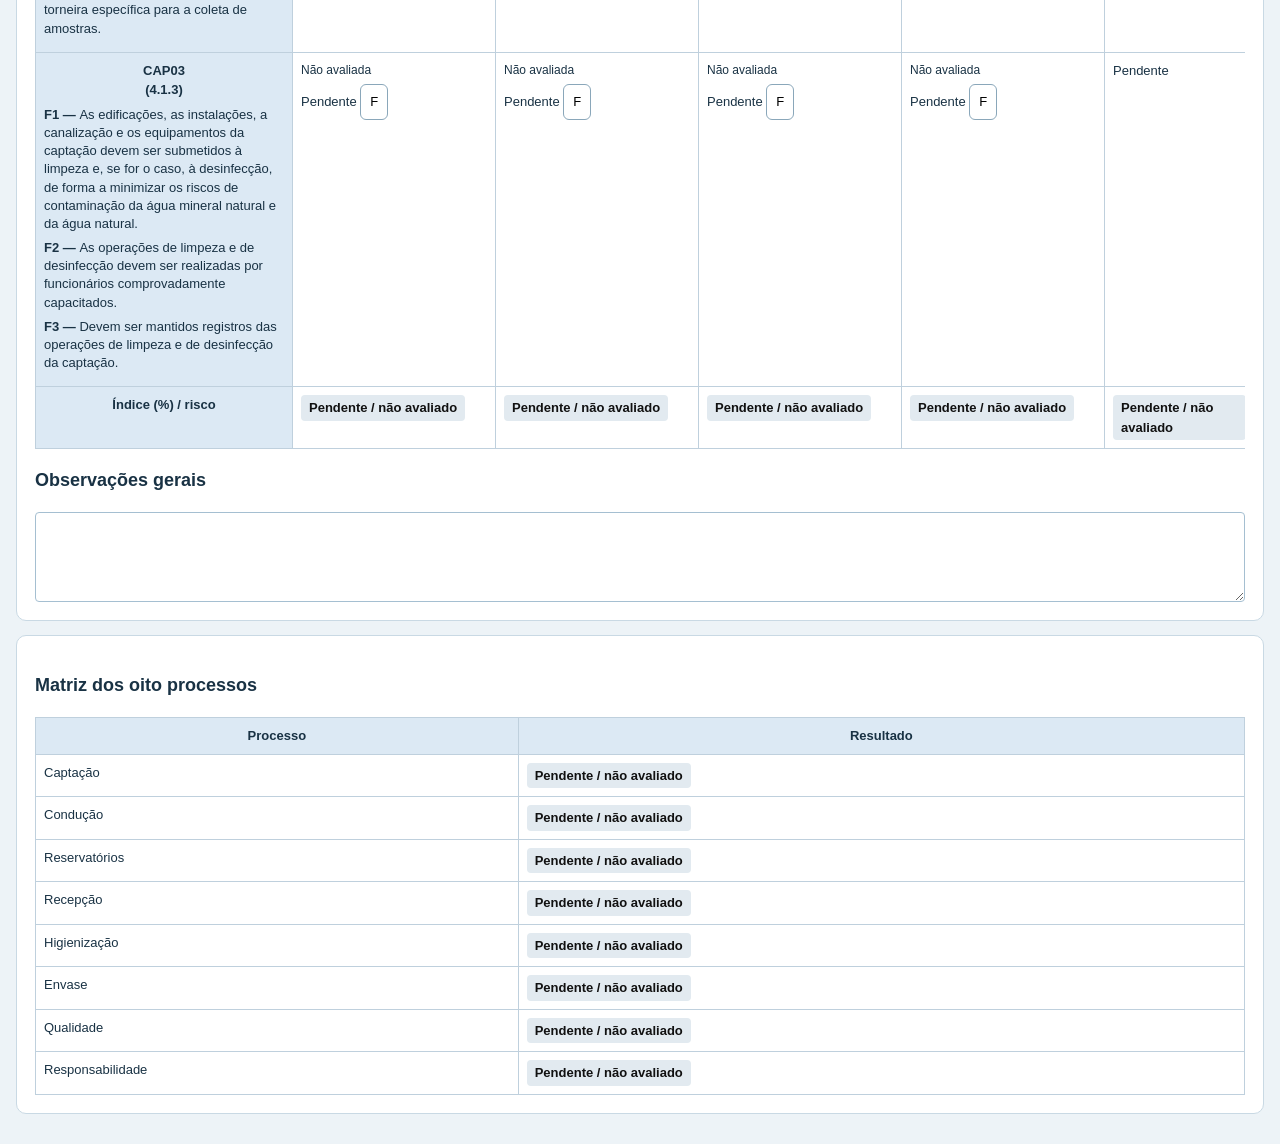
<file: html.appcc.int.html>
<!doctype html><html lang="pt-BR"><head><meta charset="utf-8"><meta name="viewport" content="width=device-width,initial-scale=1"><meta name="theme-color" content="#075a9c"><title>Guia APPCC — BPF</title><link rel="manifest" href="manifest.webmanifest"><link rel="icon" href="icon-appcc-pcc-192.png"><link rel="stylesheet" href="style.css"><script src="config.js?v=medias-frases-20261102" defer></script><script src="process-display.js?v=legislacao-observacoes-20261026" defer></script><script src="inspector-orientations.js?v=orientacoes-medias-20261102" defer></script><script src="app.js?v=orientacoes-medias-f-20261102" defer></script><script src="backup.js?v=2" defer></script><script src="install.js" defer></script><style>.item-description{min-width:240px;max-width:420px;text-align:left;font-weight:normal;font-size:13px;line-height:1.4}.item-description p{margin:6px 0}</style><script src="storage-separation.js?v=1" data-guide="original"></script><link rel="stylesheet" href="documents-checklist.css?v=cq-parametros-20261101"><script src="documents-checklist-data.js?v=medias-frases-20261102" defer></script><script src="documents-checklist.js?v=medias-frases-20261102" defer></script><script src="guide-controls.js?v=sem-menus-20261101" defer></script></head><body><header><img src="icon-appcc-pcc-192.png" alt="APPCC BPF"><div><h1>Guia Estadual de Avaliação do Risco — APPCC / BPF</h1><p>Envasadoras de água mineral natural e água natural · Rio de Janeiro</p></div></header><div class="workspace"><div class="tools"><a class="button" href="orientacoes-inspetores.html?v=orientacoes-editor-20261026">Editar orientações e fundamentos</a><a href="index.html">← Menu</a><button id="export">Salvar JSON</button><label class="button">Abrir JSON<input id="import" type="file" accept="application/json,.json" hidden></label><button onclick="printGuide()">Imprimir / PDF</button><button id="reset">Novo guia</button><button data-pwa-install onclick="AppccPWA.install()">Instalar</button></div><p data-pwa-status class="muted"></p><section class="card"><div class="metadata"><label>Envasadora<input data-meta="empresa"></label><label>Endereço<input data-meta="endereco"></label><label>Data<input type="date" data-meta="data"></label></div><strong id="global"></strong><p class="muted" id="nc-scale">NC: PPR 1 · PPHO 2 · PC 3 · PPRO 4 · PCC 5. Índice: baixo ≥76%; médio >50% e <76%; alto ≤50%.</p><p id="saved" role="status"></p></section><nav id="nav" aria-label="Processos"></nav><main id="main"></main></div><dialog id="phrases"><form method="dialog"><button class="close">Fechar</button></form><h2 id="phrase-title"></h2><div id="phrase-body"></div><button id="back">Salvar e voltar ao processo</button></dialog></body></html>
</file>
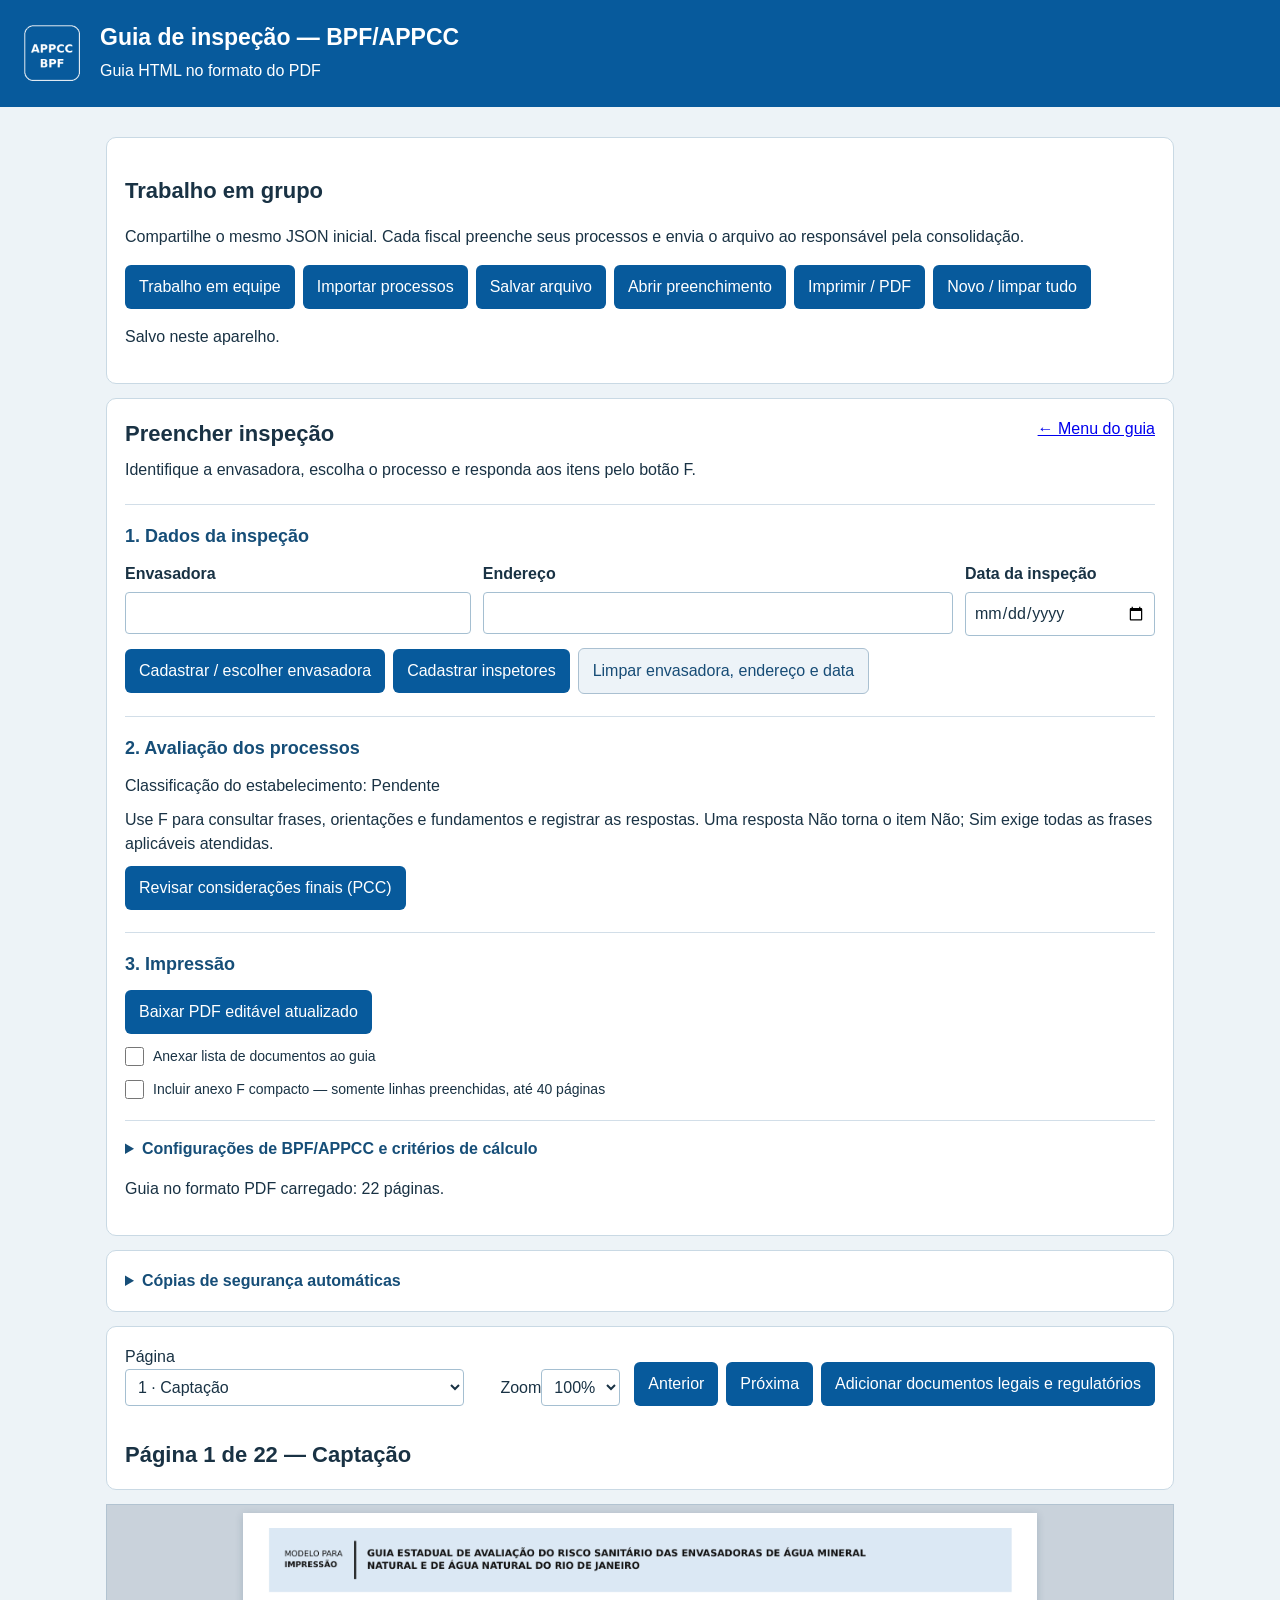
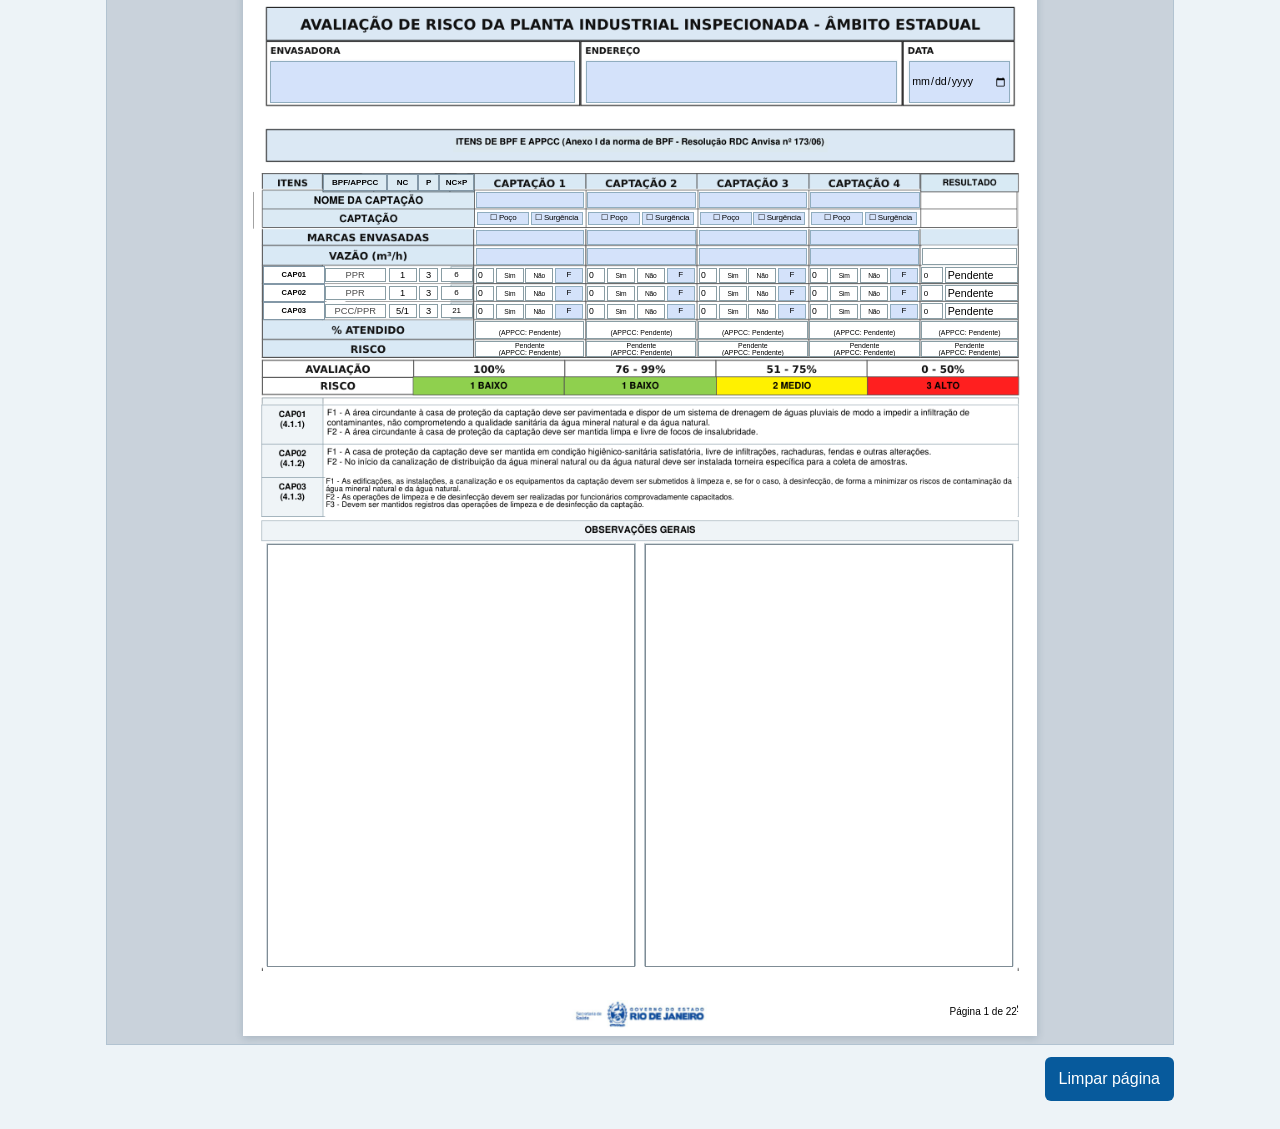
<file: html.appcc.pdf.html>
<!doctype html><html lang="pt-BR"><head><meta charset="utf-8"><meta name="viewport" content="width=device-width,initial-scale=1"><meta name="theme-color" content="#075a9c"><title>Guia APPCC BPF — formato PDF</title><link rel="manifest" href="manifest.webmanifest"><link rel="icon" href="icon-appcc-pcc-192.png"><link rel="stylesheet" href="style.css"><link rel="stylesheet" href="paper.css?v=controles-20261101"><script>window.APPCC_PAPER=true;window.APPCC_GROUP=true;window.APPCC_ORIGINAL_ITEMS=true;</script><script src="config.js?v=medias-frases-20261102" defer></script><script src="paper-data.js?v=pcc-higienizacao-condutividade-20261102" defer></script><script src="process-display.js?v=legislacao-observacoes-20261026" defer></script><script src="inspector-orientations.js?v=orientacoes-medias-20261102" defer></script><script src="app.js?v=orientacoes-medias-f-20261102" defer></script><script src="legal-documents.js?v=1" defer></script><script src="pcc-final.js?v=appcc-20261031-l-restaurados" defer></script><script src="guidance-annex.js?v=orientacoes-medias-f-20261102" defer></script><script src="paper.js?rev=formulario-f-20261103&v=medias-frases-20261102" defer></script><script src="self-inspection.js?v=20261029" defer></script><script src="notes-continuation.js?v=20261029" defer></script><script src="extra-documents.js?v=20261029" defer></script><script src="inspectors.js?v=20261029" defer></script><script src="companies.js?v=20261029" defer></script><script src="backup.js?v=2" defer></script><script src="install.js" defer></script><style>.item-description{min-width:240px;max-width:420px;text-align:left;font-weight:normal;font-size:13px;line-height:1.4}.item-description p{margin:6px 0}</style><script src="storage-separation.js?v=1" data-guide="original"></script><link rel="stylesheet" href="documents-checklist.css?v=cq-parametros-20261101"><script src="documents-checklist-data.js?v=medias-frases-20261102" defer></script><script src="documents-checklist.js?v=medias-frases-20261102" defer></script><script src="guide-controls.js?v=unico-20261101" defer></script><script src="team-core.js?v=laudos-cq05-tres-frases-20261102" defer></script><script src="team-mode.js?v=unico-20261101" defer></script><style>.team-panel .tools{display:flex;flex-wrap:wrap;gap:8px}.team-dialog{width:min(94vw,960px);max-height:88vh;overflow:auto;padding:24px;border:1px solid #9dbaca;border-radius:10px}.team-dialog li{margin:9px 0}.team-dialog fieldset{border:1px solid #bdced8;margin:16px 0;padding:12px}.team-choice{display:flex!important;align-items:center;gap:9px;margin:8px 0!important}.team-choice input{width:18px!important;min-height:18px!important;margin:0!important}.team-dialog .tools{display:flex;gap:8px;flex-wrap:wrap}</style><script src="editable-pdf-reports.js?rev=formulario-f-20261103&v=medias-frases-20261102" defer></script></head><body><header class="screen-only"><img src="icon-appcc-pcc-192.png" alt="APPCC BPF"><div><h1>Guia APPCC — BPF</h1><p>Guia HTML no formato do PDF</p></div></header><main class="paper-workspace"><section class="card screen-only"><h2>Guia APPCC em PDF</h2><p>Preencha nas páginas abaixo ou baixe o PDF original editável atualizado, com botão F e cálculo por item. Para usar o F no arquivo PDF, abra-o no Adobe Acrobat. “Imprimir / salvar PDF” gera uma cópia do preenchimento feito nesta tela.</p><div class="tools"><a class="button" href="orientacoes-inspetores.html?v=orientacoes-editor-20261026">Editar orientações e fundamentos</a><a class="button" href="Guia_APPCC_BPF_Em_Branco_Todos_F.pdf?v=pcc-higienizacao-condutividade-20261102" download="Guia_APPCC_BPF_Em_Branco_Todos_F.pdf">Baixar PDF editável atualizado</a><button type="button" onclick="paperPage=17;showPaper();editFinalConsiderations()">Revisar considerações finais (PCC)</button><button id="paper-print">Imprimir / salvar PDF</button><a href="index.html">← Menu do guia</a></div><h3>Preencher o guia no formato PDF</h3><div class="tools"><button id="appcc-edit-mode" type="button">Editar APPCC para autovistoria</button><button id="appcc-restore" type="button">Restaurar APPCC original</button></div><p id="appcc-mode-status" class="muted" role="status"></p><p id="paper-risk"></p><p class="muted">Use o botão F para responder e consultar as orientações e os fundamentos de todos os itens. Uma frase Não torna o item Não; Sim exige todas as frases aplicáveis como Sim. Atendimento = itens Sim ÷ itens aplicáveis × 100, como no guia original: Sim vale 1, Não vale 0 e NA fica fora da conta. Informações APPCC, NC, P e pontos permanecem visíveis, somente para consulta, e não alteram a média.</p><div class="tools"><button id="paper-export">Salvar JSON</button><label class="button">Abrir preenchimento<input id="paper-import" type="file" accept=".json,application/json" hidden></label><button id="paper-new">Novo guia</button></div><p id="saved" role="status"></p><p id="paper-status" role="status"></p></section><section class="card screen-only paper-navigation"><label>Página<select id="paper-page"></select></label><label>Zoom<select id="paper-zoom"><option value="1">100%</option><option value="1.25">125%</option><option value="1.5">150%</option><option value="2">200%</option></select></label><div class="tools"><button id="paper-prev">Anterior</button><button id="paper-next">Próxima</button></div><h2 id="paper-title"></h2></section><div id="paper-viewport"><div id="paper-pages"></div></div></main><dialog id="phrases"><form method="dialog"><button class="close">Fechar</button></form><h2 id="phrase-title"></h2><div id="phrase-body"></div><button id="back">Salvar e voltar ao processo</button></dialog><dialog id="paper-note"><h2>Observações gerais</h2><label>Texto manual<textarea id="paper-note-text" rows="12"></textarea></label><p class="muted">As observações das frases são acrescentadas automaticamente, sem repetição.</p><button id="paper-note-save">Salvar e voltar</button></dialog><input type="file" id="paper-photo" accept="image/*" hidden></body></html>
</file>
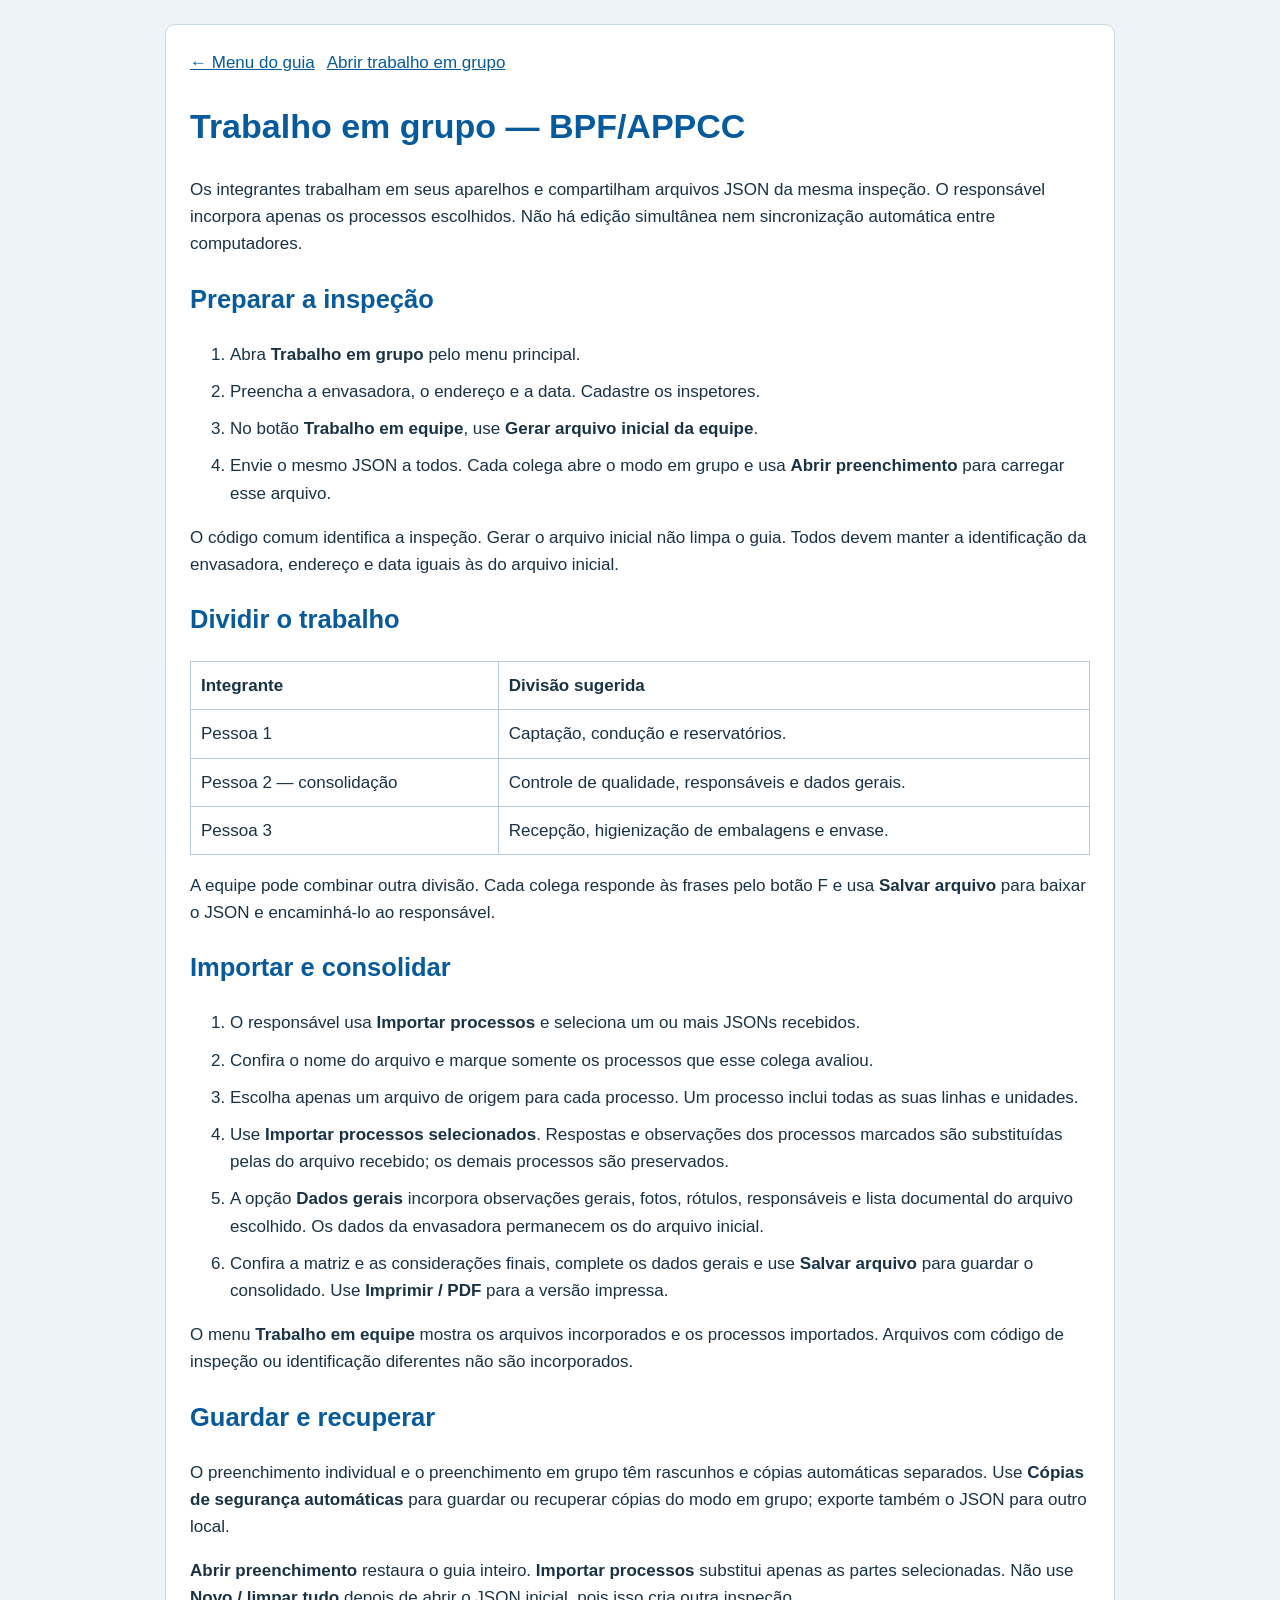
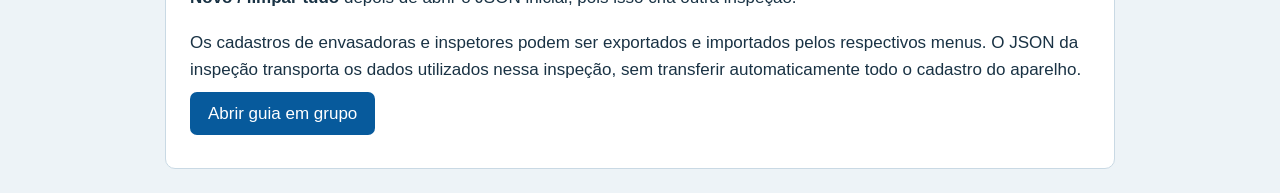
<file: manual-equipe.html>
<!doctype html><html lang="pt-BR"><head><meta charset="utf-8"><meta name="viewport" content="width=device-width,initial-scale=1"><title>Manual — Trabalho em grupo BPF/APPCC</title><style>body{font:17px/1.6 Arial;background:#edf3f7;color:#193244;margin:0}main{max-width:900px;margin:24px auto;padding:24px;background:white;border:1px solid #c9d9e4;border-radius:10px}h1,h2,a{color:#075a9c}li{margin:10px 0}.buttons{display:flex;gap:12px;flex-wrap:wrap}.button{background:#075a9c;color:white;text-decoration:none;padding:12px 18px;border-radius:7px}table{border-collapse:collapse;width:100%}td,th{border:1px solid #b8cbd7;padding:10px;text-align:left}@media(max-width:650px){main{margin:12px;padding:18px}}</style></head><body><main><div class="buttons"><a href="index.html">← Menu do guia</a><a href="equipe.html">Abrir trabalho em grupo</a></div><h1>Trabalho em grupo — BPF/APPCC</h1><p>Os integrantes trabalham em seus aparelhos e compartilham arquivos JSON da mesma inspeção. O responsável incorpora apenas os processos escolhidos. Não há edição simultânea nem sincronização automática entre computadores.</p><h2>Preparar a inspeção</h2><ol><li>Abra <strong>Trabalho em grupo</strong> pelo menu principal.</li><li>Preencha a envasadora, o endereço e a data. Cadastre os inspetores.</li><li>No botão <strong>Trabalho em equipe</strong>, use <strong>Gerar arquivo inicial da equipe</strong>.</li><li>Envie o mesmo JSON a todos. Cada colega abre o modo em grupo e usa <strong>Abrir preenchimento</strong> para carregar esse arquivo.</li></ol><p>O código comum identifica a inspeção. Gerar o arquivo inicial não limpa o guia. Todos devem manter a identificação da envasadora, endereço e data iguais às do arquivo inicial.</p><h2>Dividir o trabalho</h2><table><thead><tr><th>Integrante</th><th>Divisão sugerida</th></tr></thead><tbody><tr><td>Pessoa 1</td><td>Captação, condução e reservatórios.</td></tr><tr><td>Pessoa 2 — consolidação</td><td>Controle de qualidade, responsáveis e dados gerais.</td></tr><tr><td>Pessoa 3</td><td>Recepção, higienização de embalagens e envase.</td></tr></tbody></table><p>A equipe pode combinar outra divisão. Cada colega responde às frases pelo botão F e usa <strong>Salvar arquivo</strong> para baixar o JSON e encaminhá-lo ao responsável.</p><h2>Importar e consolidar</h2><ol><li>O responsável usa <strong>Importar processos</strong> e seleciona um ou mais JSONs recebidos.</li><li>Confira o nome do arquivo e marque somente os processos que esse colega avaliou.</li><li>Escolha apenas um arquivo de origem para cada processo. Um processo inclui todas as suas linhas e unidades.</li><li>Use <strong>Importar processos selecionados</strong>. Respostas e observações dos processos marcados são substituídas pelas do arquivo recebido; os demais processos são preservados.</li><li>A opção <strong>Dados gerais</strong> incorpora observações gerais, fotos, rótulos, responsáveis e lista documental do arquivo escolhido. Os dados da envasadora permanecem os do arquivo inicial.</li><li>Confira a matriz e as considerações finais, complete os dados gerais e use <strong>Salvar arquivo</strong> para guardar o consolidado. Use <strong>Imprimir / PDF</strong> para a versão impressa.</li></ol><p>O menu <strong>Trabalho em equipe</strong> mostra os arquivos incorporados e os processos importados. Arquivos com código de inspeção ou identificação diferentes não são incorporados.</p><h2>Guardar e recuperar</h2><p>O preenchimento individual e o preenchimento em grupo têm rascunhos e cópias automáticas separados. Use <strong>Cópias de segurança automáticas</strong> para guardar ou recuperar cópias do modo em grupo; exporte também o JSON para outro local.</p><p><strong>Abrir preenchimento</strong> restaura o guia inteiro. <strong>Importar processos</strong> substitui apenas as partes selecionadas. Não use <strong>Novo / limpar tudo</strong> depois de abrir o JSON inicial, pois isso cria outra inspeção.</p><p>Os cadastros de envasadoras e inspetores podem ser exportados e importados pelos respectivos menus. O JSON da inspeção transporta os dados utilizados nessa inspeção, sem transferir automaticamente todo o cadastro do aparelho.</p><p><a class="button" href="equipe.html">Abrir guia em grupo</a></p></main></body></html>
</file>
<file: documents-checklist.css>
.doc-append-toggle{display:block;margin-top:12px}.doc-process{box-sizing:border-box;background:white;color:#173e54;margin:16px auto;padding:18px;max-width:1120px;font-family:Arial,Helvetica,sans-serif}.doc-process h2{font-size:20px;margin:0 0 8px}.doc-process h3{font-size:14px;margin:12px 0 5px}.doc-process table{width:100%;border-collapse:collapse;table-layout:fixed;font-size:12px}.doc-process td,.doc-process th{border:1px solid #aebfca;padding:5px;vertical-align:top;overflow-wrap:anywhere}.doc-process th{background:#173e54;color:white;font-size:10px}.doc-process tbody tr:nth-child(even){background:#eef4f7}.doc-process .doc-status{text-align:center;vertical-align:middle}.doc-process input[type=checkbox]{width:17px;height:17px;min-height:0;padding:0;margin:0;accent-color:#087f8c}.doc-process .doc-meta{font-size:12px;display:flex;align-items:center;gap:8px;flex-wrap:wrap}.doc-meta input{width:240px;padding:5px}.doc-meta input[type=date]{width:145px}.doc-note{font-size:10px;margin:6px 0}#documents-print-copy{display:none}.documents-toolbar{padding:16px;max-width:1120px;margin:auto}.documents-toolbar button,.documents-toolbar a{margin-right:10px}.doc-edit-panel{max-width:1060px;margin:12px auto;padding:20px;background:white}.doc-edit-panel label{display:block;margin:8px 0}.doc-edit-panel textarea{width:100%;min-height:70px}.doc-process td textarea{width:100%;min-height:60px;box-sizing:border-box;font:inherit}.doc-process td input:not([type=checkbox]){width:100%;box-sizing:border-box;font:inherit}
@page documentChecklist{size:A4 portrait;margin:0}
@media print{html,body.documents-standalone{width:210mm!important;margin:0!important;padding:0!important;background:white!important}#documents-app,.documents-toolbar,.doc-edit-panel{display:none!important}#documents-print-copy:not(:empty){display:block!important;width:210mm!important;margin:0!important;padding:0!important;break-before:auto!important}.doc-process{page:documentChecklist;break-before:page;break-after:auto;break-inside:avoid;width:210mm!important;height:297mm;max-width:none;margin:0;padding:7mm;overflow:visible}body.documents-standalone .doc-process:first-child{break-before:auto}.doc-process h2{font-size:11pt;margin:0 0 4pt}.doc-process h3{font-size:8pt;margin:6pt 0 3pt}.doc-process table{font-size:7pt;line-height:1.1}.doc-process td,.doc-process th{padding:2pt 3pt}.doc-process th{font-size:6.5pt}.doc-process .doc-meta{display:block;font-size:8pt;margin:6pt 0}.doc-note{font-size:6.5pt;margin:3pt 0}.doc-process.doc-dense table{font-size:6.5pt;line-height:1.05}.doc-dense td,.doc-dense th{padding:1.5pt 2pt}.doc-process tr{break-inside:avoid}*{print-color-adjust:exact;-webkit-print-color-adjust:exact}}

.doc-process thead th{text-align:center;vertical-align:middle;overflow-wrap:normal;word-break:normal;white-space:nowrap;line-height:1.2}.doc-process thead th:nth-child(2){white-space:normal}.doc-process thead tr:nth-child(2) th{padding-top:2px;padding-bottom:2px}@media print{.doc-process thead th{font-size:6.8pt;padding-left:1pt;padding-right:1pt}.doc-dense thead th{font-size:6.5pt}}

@media print{.doc-process table{font-size:8pt;line-height:1.12}.doc-process.doc-dense table{font-size:7pt;line-height:1.08}.doc-process tbody td{vertical-align:middle}.doc-process thead th{vertical-align:middle}}

@media print{.doc-process.doc-dense table{font-size:6.1pt;line-height:1.02}.doc-process.doc-dense td{padding:1pt 2pt}.doc-process.doc-dense input[type=checkbox]{width:11px;height:11px}}
</file>
<file: style.css>
*{box-sizing:border-box}body{margin:0;background:#edf3f7;color:#193244;font:16px/1.5 Arial}header{padding:20px;background:#075a9c;color:white;display:flex;gap:16px;align-items:center}header img{width:64px;border-radius:12px}h1{font-size:23px;margin:0}h2{font-size:22px}h3{font-size:18px}header p{margin:4px 0}.workspace{max-width:1350px;margin:auto;padding:16px}.tools,nav,.answers{display:flex;flex-wrap:wrap;gap:8px}button,.button,.tools>a{display:inline-block;border:0;border-radius:6px;padding:10px 14px;min-height:44px;background:#075a9c;color:white;font:inherit;text-decoration:none;cursor:pointer}.card{background:white;border:1px solid #c9d9e4;border-radius:10px;padding:18px;margin:14px 0}.metadata{display:grid;grid-template-columns:repeat(3,1fr);gap:15px}label{display:block}input,textarea,select{font:inherit;border:1px solid #a5bfd1;padding:8px;border-radius:4px;max-width:100%;background:white;color:#193244}label>input{display:block;width:100%}textarea{display:block;width:100%;min-height:90px}.muted{font-size:13px;color:#61798a}.scroll{overflow-x:auto}table{width:100%;border-collapse:collapse}td,th{padding:8px;border:1px solid #bfd0dd;vertical-align:top;font-size:13px}th{background:#dce9f4}td{min-width:150px}th:first-child,td:first-child{min-width:95px}.answer{background:white;color:black;border:1px solid #8aa7ba;font-size:13px;padding:5px 9px;min-height:36px}.answer.selected{background:#075a9c;color:white;box-shadow:inset 0 0 0 2px #063653}.low,.med,.high,.pending{display:inline-block;padding:3px 8px;border-radius:4px;color:#111;font-weight:bold}.low{background:#92d050}.med{background:#ffff00}.high{background:#ef2727;color:white}.pending{background:#e2eaf0}.weight{display:block;font-size:12px;margin-bottom:5px}dialog{max-width:800px;width:95%;border:1px solid #bfd0dd;border-radius:12px;max-height:92vh;overflow:auto}dialog::backdrop{background:#19324490}.phrase{padding:15px 0;border-top:1px solid #c9d9e4}.phrase .fields{display:flex;gap:12px;flex-wrap:wrap;margin:10px 0}.close{float:right}.active{background:#086766}button:focus-visible,a:focus-visible,input:focus-visible,select:focus-visible{outline:3px solid #df9f00;outline-offset:2px}.notes{white-space:pre-wrap;column-count:2;column-gap:24px;overflow-wrap:anywhere}.unit-off{opacity:.5}@media(max-width:700px){h1{font-size:18px}header{padding:12px}.workspace{padding:9px}.metadata{grid-template-columns:1fr}.card{padding:12px}nav button{flex:1 0 40%;font-size:13px}input,select,textarea{font-size:16px}.notes{column-count:1}}@media print{header,.tools,nav,button,[data-pwa-status],#saved{display:none}.card{break-inside:avoid}body{background:white}.scroll{overflow:visible}table{font-size:8pt}td{min-width:0}main>.card{break-before:page}dialog{display:none}}

[hidden]{display:none!important}
</file>
<file: paper.css>
.paper-workspace{max-width:1100px;margin:auto;padding:16px}.paper-navigation{display:flex;gap:14px;align-items:end;flex-wrap:wrap}.paper-navigation>label:first-child{flex:1}.paper-navigation h2{width:100%;margin-bottom:0}#paper-viewport{overflow:auto;max-width:100%;background:#c9d2db;border:1px solid #b2c3d1;padding:8px}#paper-pages{position:relative;margin:auto}.paper-sheet{position:relative;width:210mm;height:297mm;background:white;box-shadow:0 2px 8px #17344830;transform-origin:top left;overflow:hidden}.paper-sheet[hidden]{display:none}.paper-background{position:absolute;inset:0;width:100%;height:100%;pointer-events:none}.paper-field{position:absolute;margin:0!important;min-height:0!important;border:.35pt solid #90adbf;border-radius:0!important;padding:0!important;font-family:Arial,Helvetica,sans-serif;line-height:1.1;color:#000;background:#d4e2fa;box-sizing:border-box;overflow:hidden;z-index:2;display:block}.paper-field textarea,.paper-field input,.paper-field select,.paper-field button{position:absolute;inset:0;width:100%;height:100%;font:inherit;line-height:inherit;padding:0 1pt!important;margin:0!important;min-height:0!important;border:0!important;border-radius:0!important;color:black;background:transparent;resize:none;max-width:none;box-shadow:none}.paper-field textarea{white-space:pre-wrap;overflow:auto}.paper-field button{font-size:inherit;display:block;text-align:center;min-width:0}.paper-field button[disabled]{opacity:1;cursor:default}.paper-field select{padding:0!important}.paper-field.readonly{background:white;border-color:#899da4}.paper-field.readonly input{background:white}.paper-field.checked{background:#335f86;color:white}.paper-field.checked button{color:white;font-weight:bold}.paper-field img{position:absolute;inset:0;width:100%;height:100%;object-fit:contain;z-index:-1}.paper-field.image-slot{background:transparent;border:0}.image-slot.has-image button{opacity:0}.image-slot.has-image:hover button,.image-slot.has-image:focus-within button{opacity:1;background:#ffffffc9}.paper-field.r-low{background:#92d050}.paper-field.r-med{background:#ffff00}.paper-field.r-high{background:#ff2424}.paper-field.r-high input{background:transparent}.print-value{display:none;white-space:pre-wrap;overflow-wrap:anywhere;line-height:1.1;height:100%;width:100%;color:black;padding:0 1pt;overflow:hidden}.paper-field.not-editable{background:#f6f6f6}.paper-field.note-field{cursor:text}#paper-note{width:90%;max-width:700px}#paper-note-text{width:100%;min-height:220px}@media(max-width:700px){.paper-workspace{padding:9px}.paper-navigation{gap:9px}.paper-navigation label select{font-size:16px}.paper-navigation h2{font-size:19px}#paper-viewport{padding:5px}}@page{size:A4 portrait;margin:0}@media print{html,body{margin:0!important;padding:0!important;background:white!important;width:210mm!important}.screen-only,header,dialog,#paper-photo{display:none!important}.paper-workspace,#paper-viewport,#paper-pages{display:block!important;margin:0!important;padding:0!important;overflow:visible!important;max-width:none!important;border:0!important;width:210mm!important;height:auto!important;position:static!important}.paper-sheet,.paper-sheet[hidden]{display:block!important;transform:none!important;position:relative!important;width:210mm!important;height:297mm!important;box-shadow:none!important;break-after:page!important;break-inside:avoid!important;page-break-after:always!important;margin:0!important}.paper-sheet:last-child{break-after:auto!important;page-break-after:auto!important}.paper-field{background:transparent!important;color:black!important;border:0!important}.paper-field input,.paper-field textarea,.paper-field select,.paper-field button{display:none!important}.print-value{display:block!important}.paper-field.image-slot .print-value{display:none!important}.paper-field img{z-index:0}.paper-field.r-low{background:#92d050!important}.paper-field.r-med{background:#ffff00!important}.paper-field.r-high{background:#ff2424!important}*{-webkit-print-color-adjust:exact!important;print-color-adjust:exact!important}}

@media print{.paper-field.readonly{background:white!important}.paper-field.readonly.r-low{background:#92d050!important}.paper-field.readonly.r-med{background:#ffff00!important}.paper-field.readonly.r-high{background:#ff2424!important}}

.paper-field button{white-space:nowrap;letter-spacing:-.15pt;padding:0!important}.paper-field:has(button) .print-value{white-space:nowrap;padding:0;text-align:center;letter-spacing:-.15pt}


/* Keep both observation column frames visible, including empty columns. */
.paper-field.observation-column{background:white;border:.5pt solid #7f8c95}
@media print{.paper-field.observation-column{border:.5pt solid #7f8c95!important;background:white!important}}

#guidance-annex{display:none}.guidance-print-option{display:flex;align-items:center;gap:8px;margin:12px 0;font-size:14px}.guidance-print-option input{width:20px;height:20px;min-height:20px;margin:0;flex:none}
#guidance-annex.annex-measuring{display:block!important;position:absolute!important;left:-20000px!important;top:0!important;visibility:hidden!important}
#guidance-annex{color:black;font:9pt/1.18 Arial;box-sizing:border-box}
#guidance-annex .annex-page{position:relative;box-sizing:border-box;width:210mm;height:297mm;margin:0;padding:0;overflow:hidden}
#guidance-annex .annex-page-content{position:absolute;left:0;top:0;transform-origin:top left;box-sizing:border-box;display:flow-root;break-inside:avoid}
#guidance-annex h1{font:700 13pt/1.15 Arial;margin:0 0 2mm;display:block}
#guidance-annex h3{font:700 9pt/1.18 Arial;margin:0 0 1mm;color:#075a9c}
#guidance-annex p{font:9pt/1.18 Arial;white-space:pre-wrap;overflow-wrap:anywhere;margin:0 0 1mm}
#guidance-annex .annex-intro{padding-bottom:2mm}
#guidance-annex .annex-row{margin:0;padding:1.5mm 0 2mm;border-top:.5pt solid #8fa9bc;break-inside:auto}
#guidance-annex .annex-reference{font:8pt/1.15 Arial;color:#444}
#guidance-annex .annex-metrics{border-collapse:collapse;table-layout:fixed;width:100%;margin:1mm 0 0;font:8pt/1.18 Arial}
#guidance-annex .annex-metrics th,#guidance-annex .annex-metrics td{padding:.7mm .6mm;border:.5pt solid #a9bac8;min-width:0;text-align:center;vertical-align:top;white-space:normal;overflow-wrap:anywhere;font:8pt/1.18 Arial;color:black;background:white}
#guidance-annex .annex-metrics th{font-weight:bold;background:#edf3f7}
#guidance-annex .annex-metrics th:nth-child(1){width:18%}#guidance-annex .annex-metrics th:nth-child(2){width:9%}#guidance-annex .annex-metrics th:nth-child(3){width:8%}#guidance-annex .annex-metrics th:nth-child(4),#guidance-annex .annex-metrics th:nth-child(5){width:3%}#guidance-annex .annex-metrics th:nth-child(6){width:7%}#guidance-annex .annex-metrics th:nth-child(7){width:9%}#guidance-annex .annex-metrics th:nth-child(8){width:43%}
#guidance-annex .annex-metrics th{overflow-wrap:normal;word-break:normal;white-space:nowrap;vertical-align:middle}#guidance-annex .annex-metrics th:nth-child(7),#guidance-annex .annex-metrics th:last-child{white-space:normal}#guidance-annex .annex-metrics th:nth-child(7) span{display:block;white-space:nowrap}#guidance-annex .annex-metrics td:not(:first-child):not(:last-child){white-space:nowrap;overflow-wrap:normal;word-break:normal;vertical-align:middle}#guidance-annex .annex-metrics td:first-child{white-space:pre-line;overflow-wrap:normal;word-break:normal}#guidance-annex .annex-metrics td:first-child .annex-unit{overflow-wrap:anywhere}
#guidance-annex .annex-metrics td:first-child,#guidance-annex .annex-metrics td:last-child{text-align:left}#guidance-annex .annex-observation div{white-space:pre-wrap;overflow-wrap:anywhere}#guidance-annex .annex-write-line{height:1.5mm;border-bottom:.4pt solid #b1c0cb}
#guidance-annex .annex-footer{position:absolute;bottom:8mm;right:14mm;font:8pt Arial;color:#526a7b}
@page guidanceAnnex{size:A4 portrait;margin:0;@bottom-right{content:none}}
@media print{body.with-guidance-annex #guidance-annex{display:block!important;page:guidanceAnnex;break-before:page;width:210mm!important;max-width:210mm!important;margin:0!important;padding:0!important}#guidance-annex .annex-page{break-inside:avoid;break-after:page}#guidance-annex .annex-page:last-child{break-after:auto}}

@page guideSheet{size:A4 portrait;margin:0}
@media print{.paper-sheet,.paper-sheet[hidden]{page:guideSheet}}

/* Keep the responsible-person frames visible even when the fields are blank. */
.paper-field.responsible-frame{background:white;border:.5pt solid #7f8c95}
@media print{.paper-field.responsible-frame{border:.5pt solid #7f8c95!important;background:white!important}}

/* Second line is a read-only APPCC simulation, without changing official risk colors. */
.paper-field.simulation-result textarea,.paper-field.simulation-result .print-value{font-size:5.2pt!important;line-height:1.02!important;text-align:center;white-space:pre;overflow:hidden;padding:0!important}
#extra-documents-print{display:none}@media print{#extra-documents-print:not(:empty){display:block!important;break-before:page;padding:12mm;box-sizing:border-box;width:210mm}#extra-documents-print table{width:100%;table-layout:fixed;font-size:9pt;border-collapse:collapse}#extra-documents-print th,#extra-documents-print td{border:.5pt solid #7f8c95;padding:4pt;white-space:pre-wrap;overflow-wrap:anywhere}#extra-documents-print tr{break-inside:avoid}#extra-documents-print thead{display:table-header-group}}
#notes-continuation-remainder{display:none}@media print{#notes-continuation-remainder:not(:empty){display:block!important;break-before:page;padding:12mm;white-space:pre-wrap;column-count:2;column-gap:8mm;font-size:9pt}}

/* Centralização dos identificadores e das categorias APPCC. */
.paper-item-code{margin:0!important;padding:0!important;text-align:center!important;line-height:1!important;align-items:center!important;justify-content:center!important}
.paper-field.appcc-class select{text-align:center!important;text-align-last:center!important;padding:0!important;margin:0!important}
@media print{.paper-field.appcc-class .print-value{display:flex!important;align-items:center!important;justify-content:center!important;text-align:center!important;padding:0!important;margin:0!important}}

/* Contorno fino dos identificadores dos itens, na tela e na impressão. */
.paper-item-code{border:.5pt solid #8398a7!important;box-sizing:border-box!important}
@media print{.paper-item-code{border:.5pt solid #8398a7!important}}

/* Valores de NC, P e NC×P centralizados nas novas larguras. */
.paper-field.appcc-metric input{padding:0!important;text-align:center!important}
@media print{.paper-field.appcc-metric .print-value{display:flex!important;align-items:center!important;justify-content:center!important;text-align:center!important;padding:0!important}}

.guide-controls .guide-intro{display:flex;align-items:start;justify-content:space-between;gap:16px}.guide-intro h2{margin:0}.guide-intro p{margin:8px 0 0}.guide-intro>a{white-space:nowrap}
.guide-control-group{border-top:1px solid #d2dee8;margin-top:22px;padding-top:18px}.guide-control-group h3{margin:0 0 12px;font-size:18px;color:#164e78}.guide-control-group p{margin:10px 0}.guide-control-group .tools{display:flex;flex-wrap:wrap;gap:8px;align-items:center}
.guide-identity-grid{display:grid;grid-template-columns:1.25fr 1.7fr 190px;gap:12px;margin-bottom:12px}.guide-identity-grid label{display:flex;flex-direction:column;gap:6px;font-weight:600}.guide-identity-grid input{width:100%;box-sizing:border-box;font-weight:400}
.guide-controls .guide-secondary{background:#edf3f8;color:#174c76;border:1px solid #aac0d1}
.guide-controls .doc-append-toggle,.guide-controls .guidance-print-option{display:flex!important;align-items:center;gap:9px;margin:12px 0!important;font-size:14px}.guide-controls .doc-append-toggle input,.guide-controls .guidance-print-option input{width:19px!important;height:19px!important;min-height:19px!important;margin:0!important;flex:none}
.guide-advanced{border-top:1px solid #d2dee8;margin-top:20px;padding-top:16px}.guide-advanced summary,.guide-backups summary{cursor:pointer;font-weight:600;color:#164e78}.guide-advanced[open] summary{margin-bottom:16px}.guide-backups .backup-panel{margin:14px 0 0;padding:0;box-shadow:none;border:0}.guide-backups .backup-panel h2{display:none}
@media(max-width:760px){.guide-identity-grid{grid-template-columns:1fr}.guide-controls .guide-intro{display:block}.guide-intro>a{display:inline-block;margin-top:12px}.guide-controls .tools>*{max-width:100%}}
</file>
